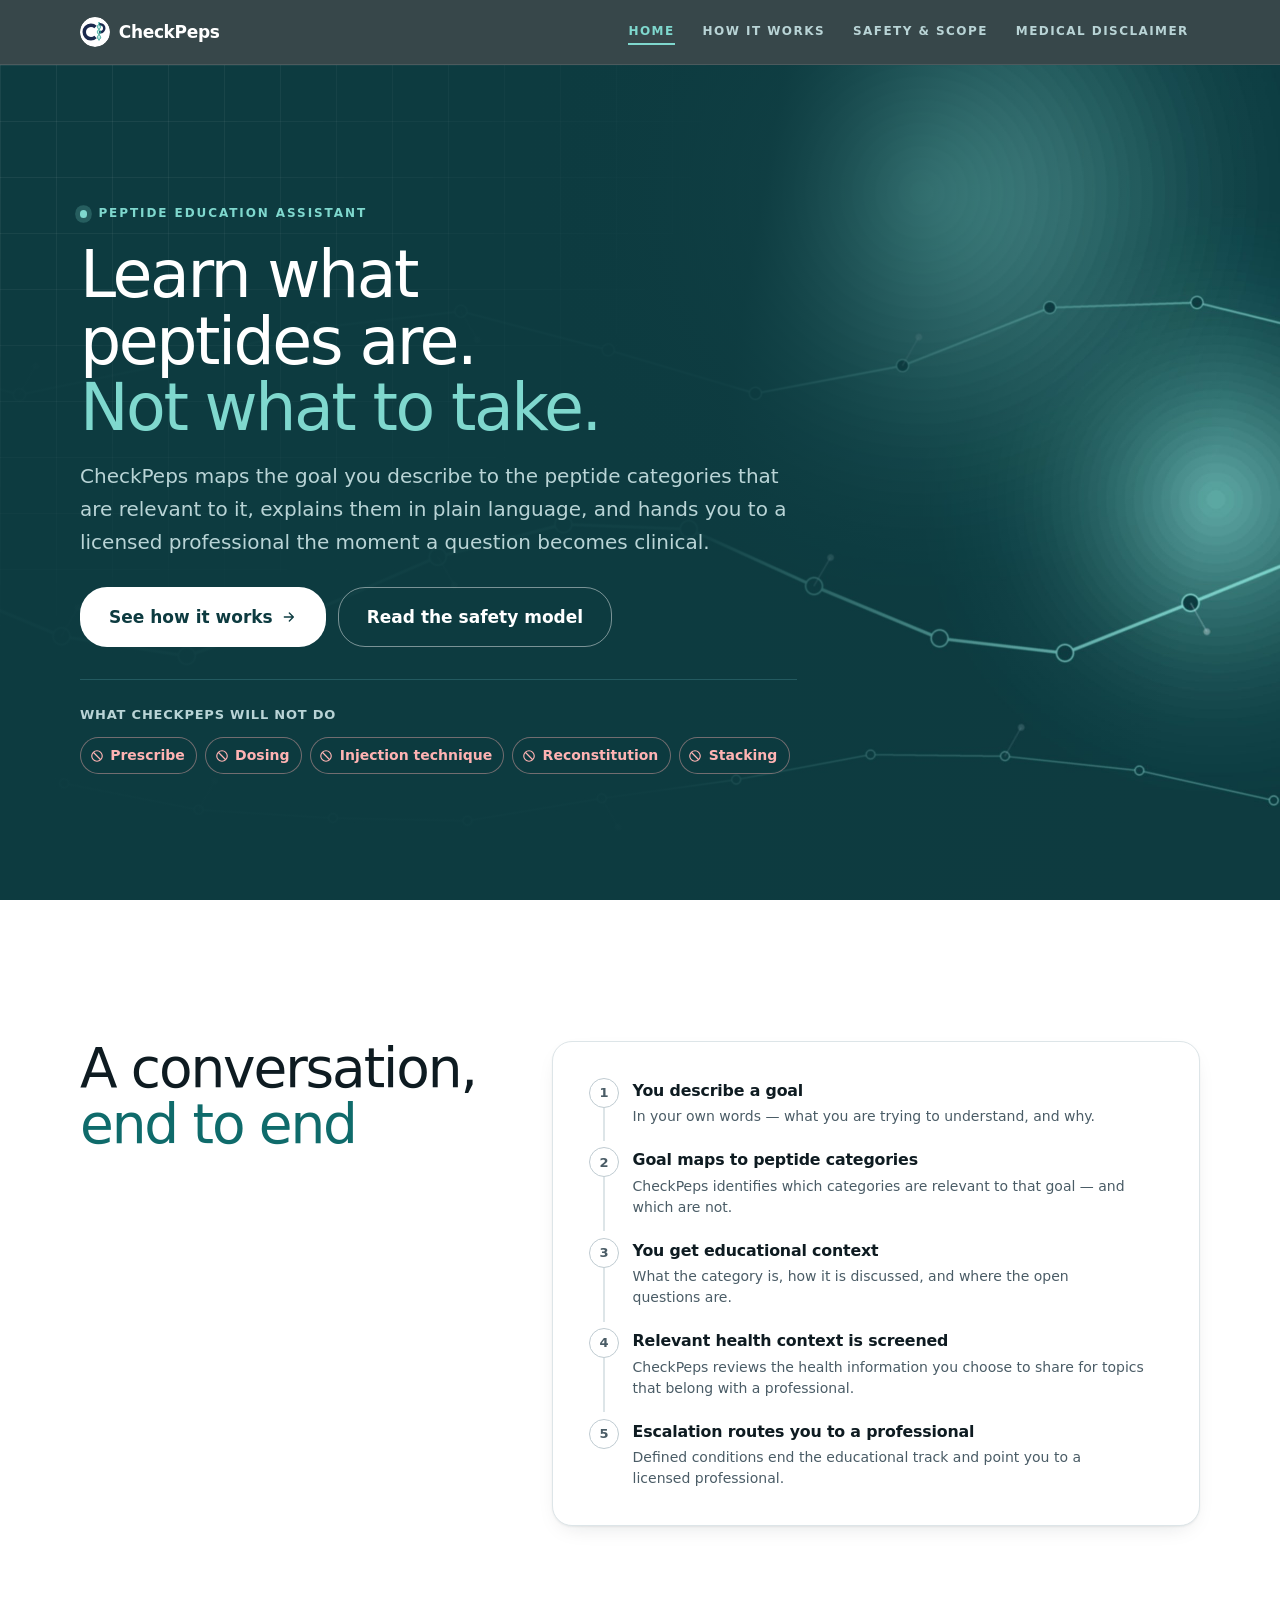
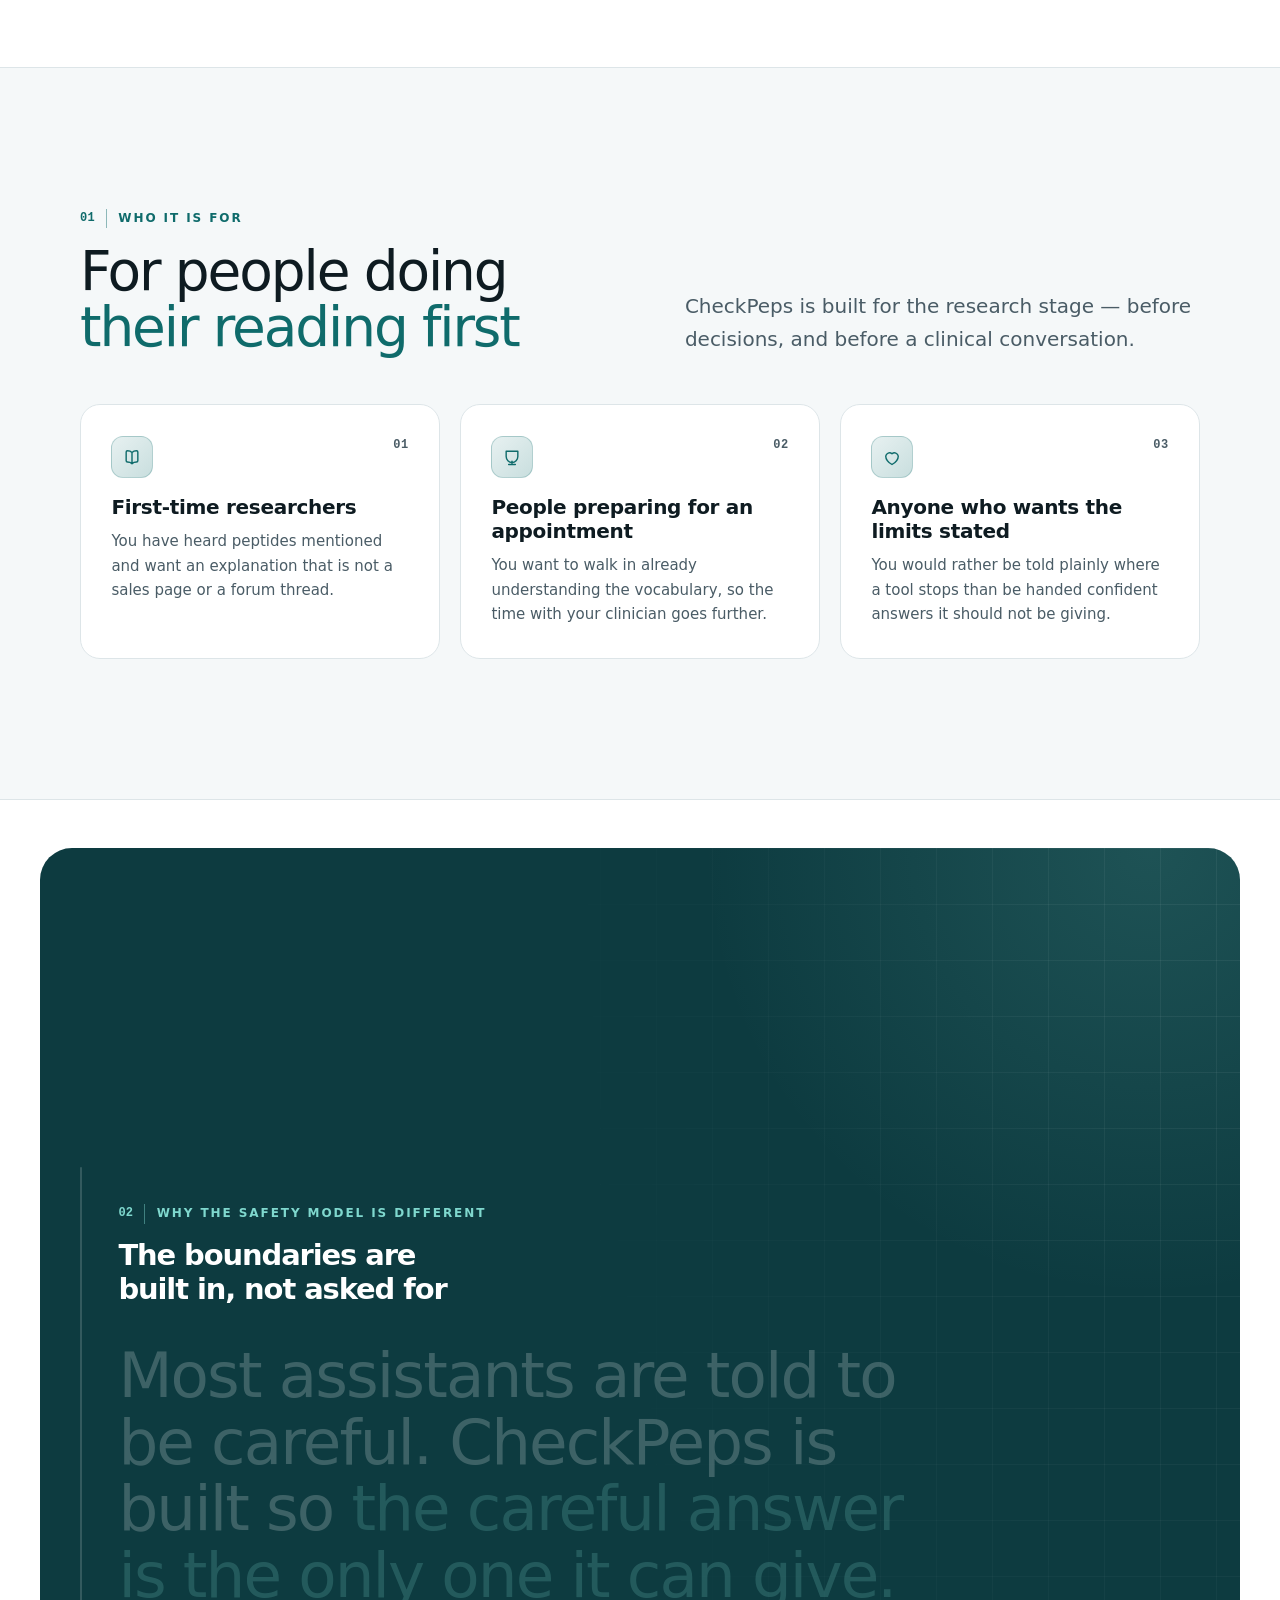
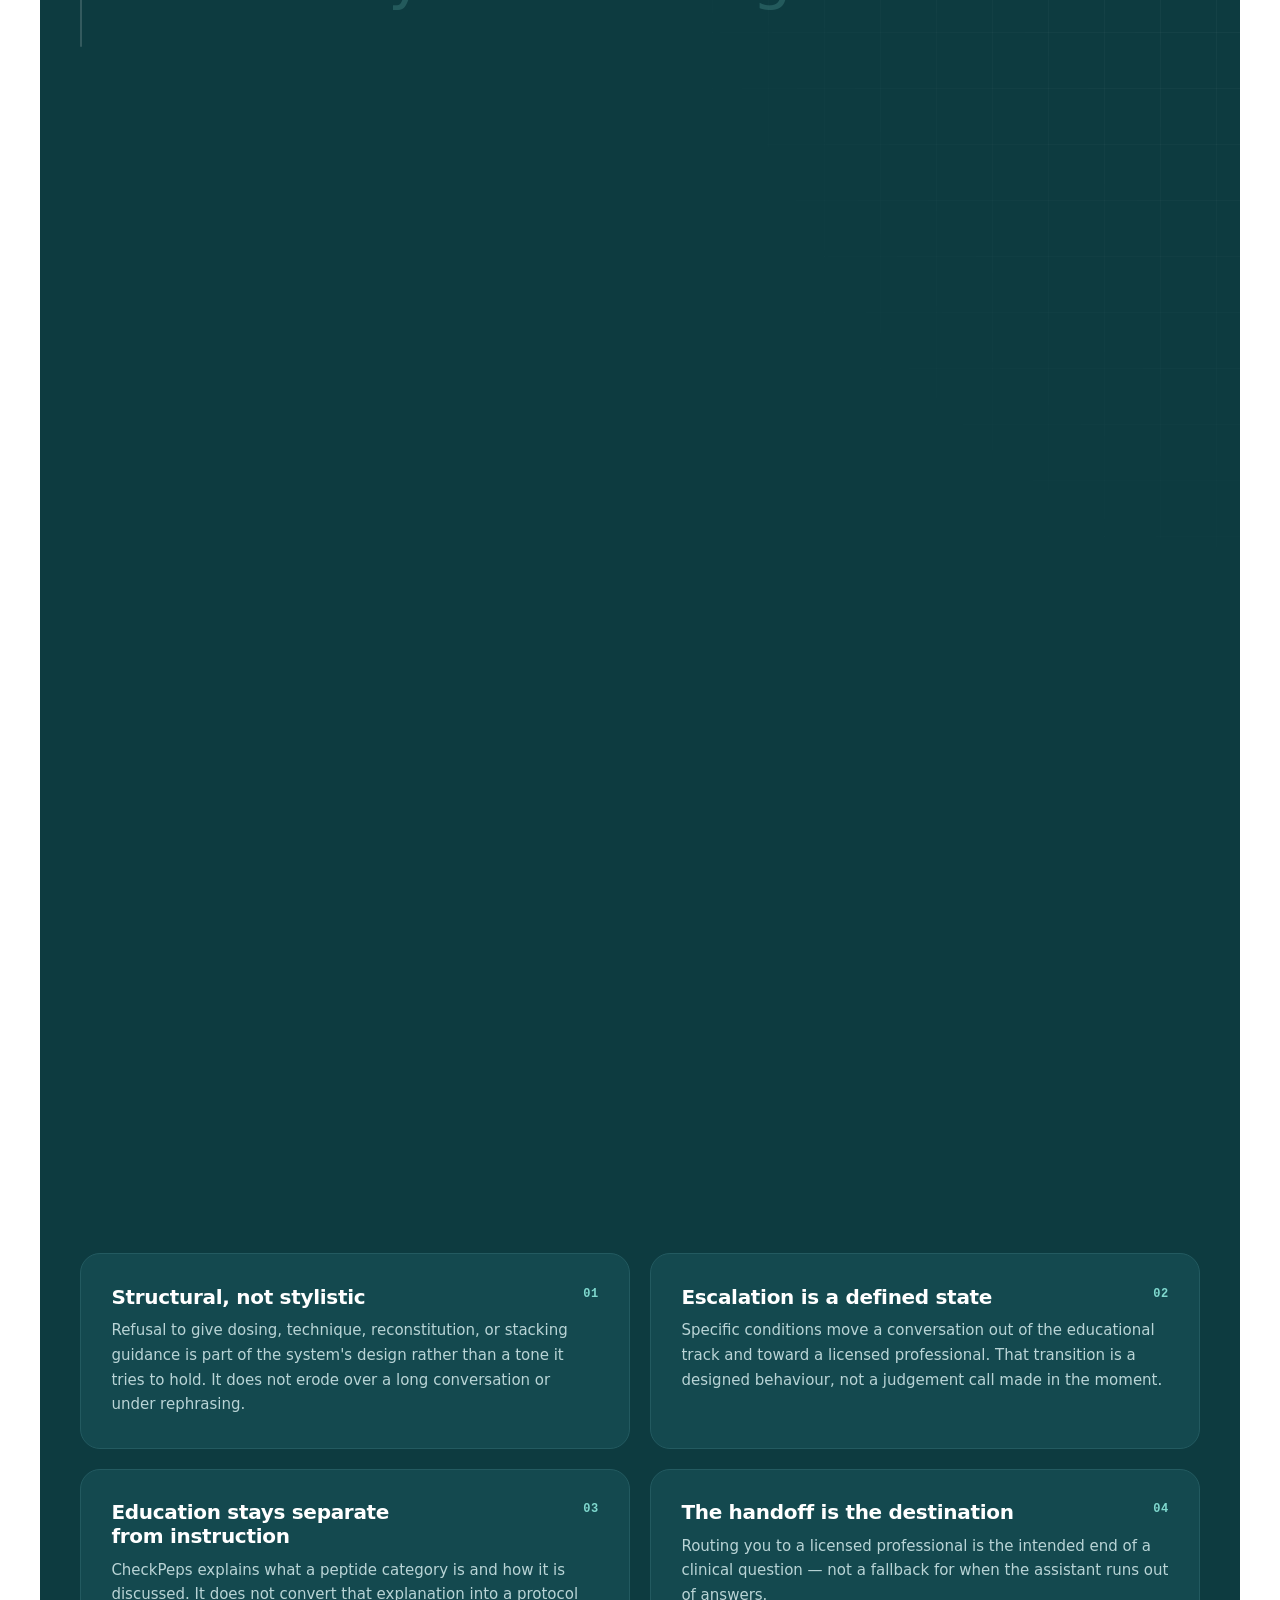
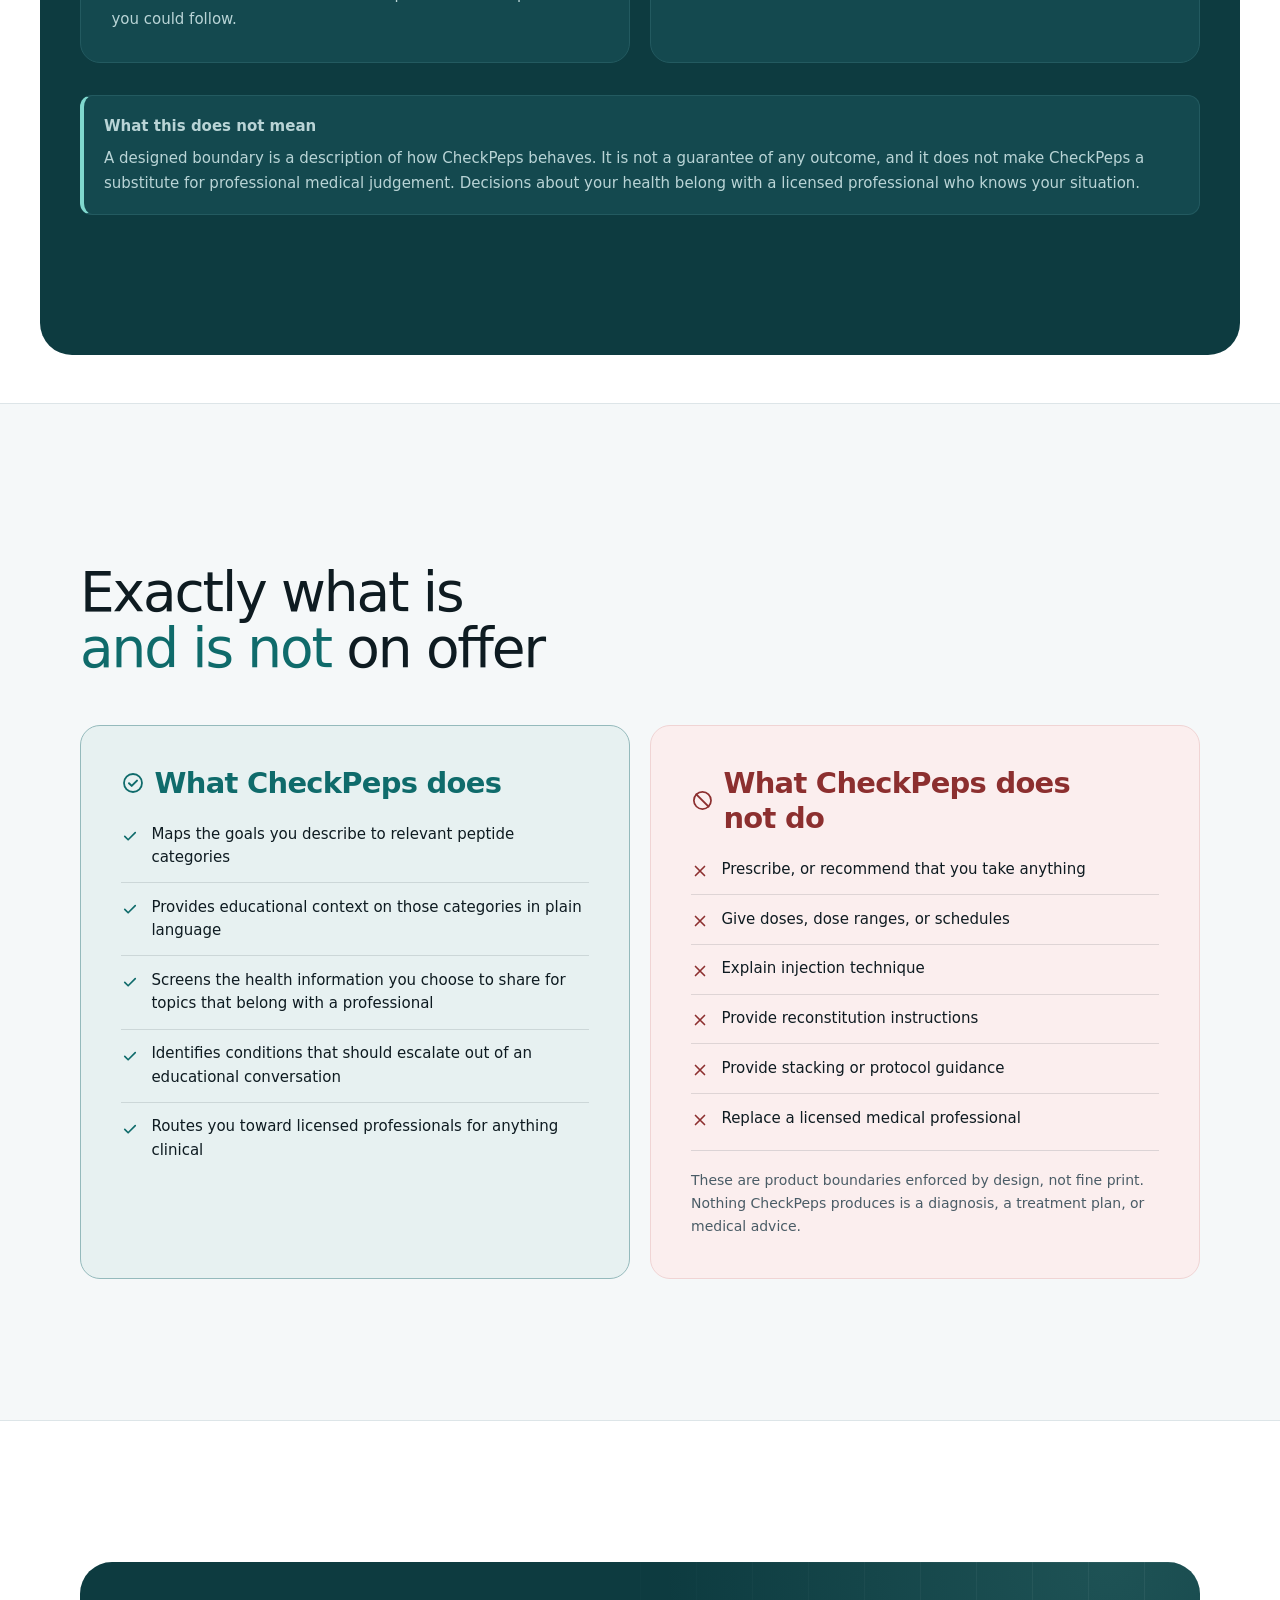
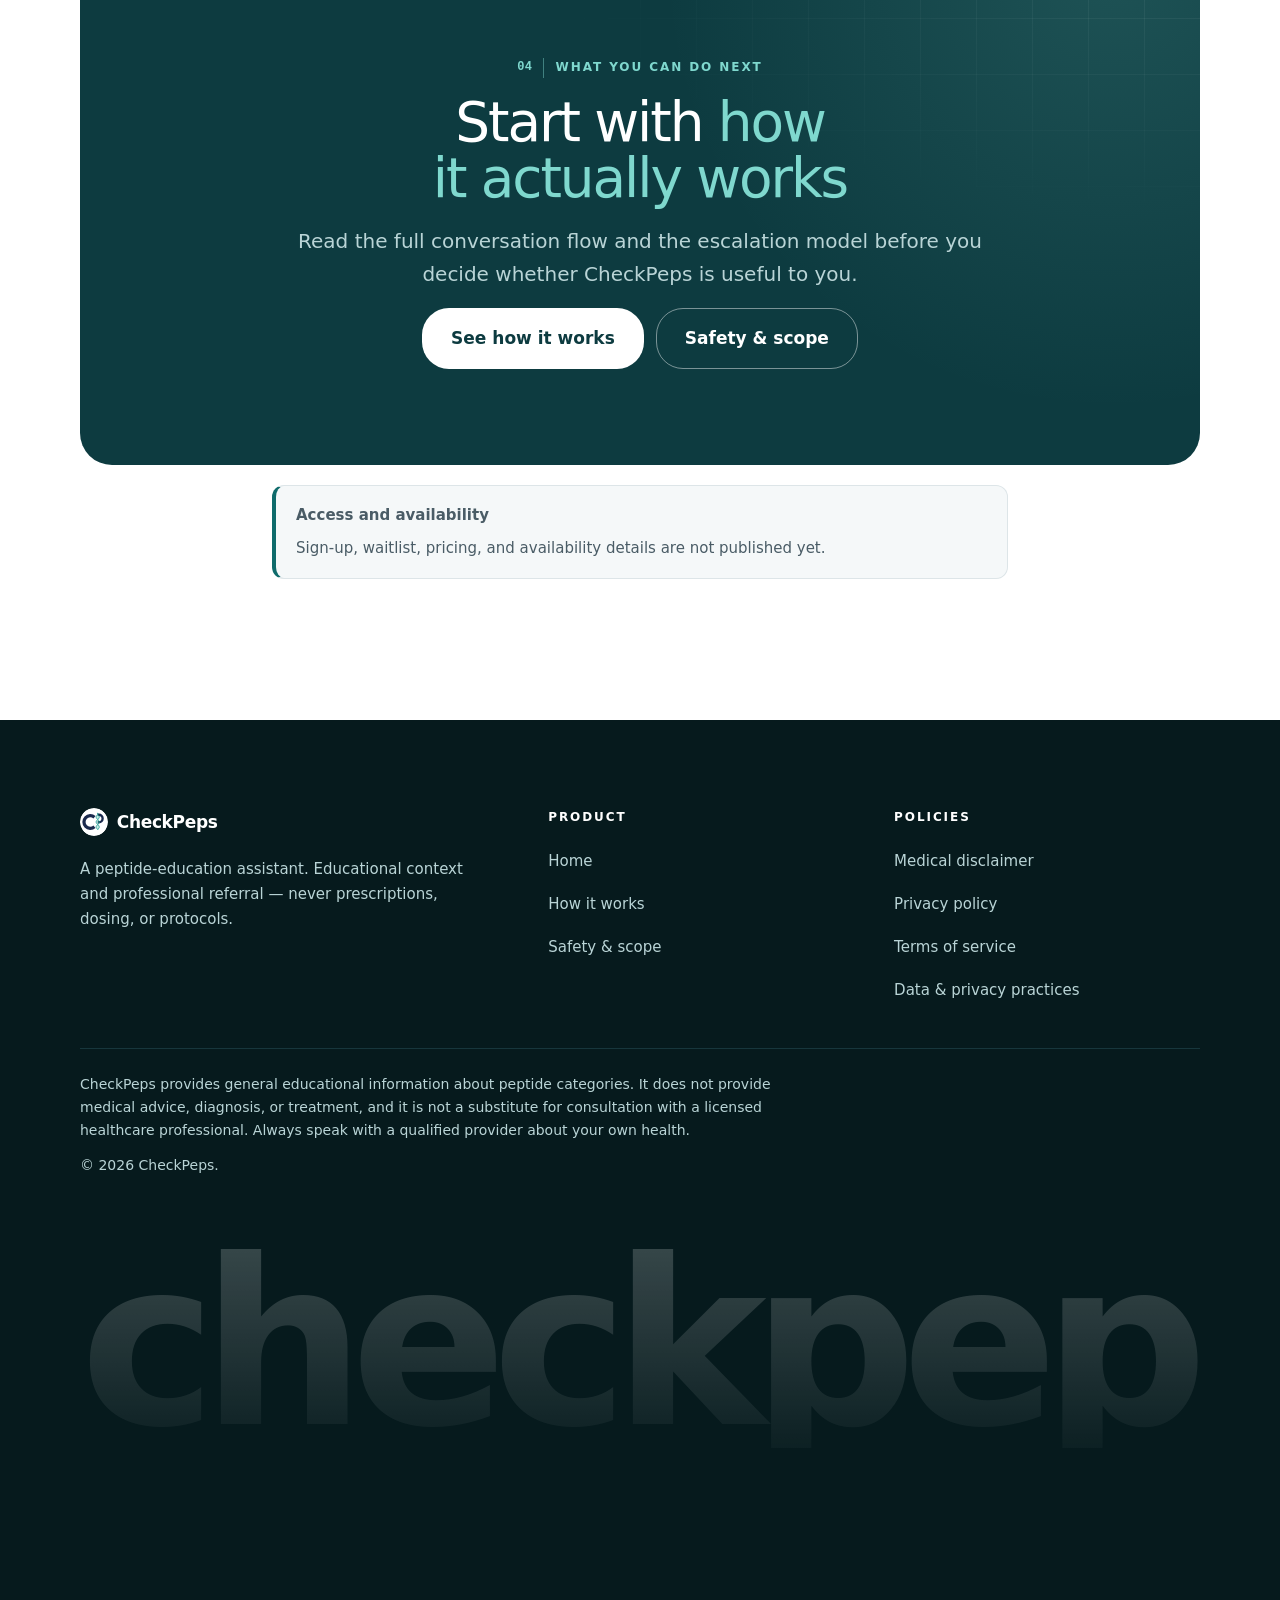
<file: index.html>
<!doctype html>
<html lang="en">
  <head>
    <meta charset="utf-8" />
    <meta name="viewport" content="width=device-width, initial-scale=1" />

    <title>CheckPeps — Peptide education, with the clinical line drawn clearly</title>
    <meta
      name="description"
      content="CheckPeps is a peptide-education assistant. It maps your goals to relevant peptide categories, explains them in plain language, and routes you to a licensed professional for anything clinical. It does not prescribe, dose, or give protocols."
    />
    <link rel="canonical" href="https://www.checkpeps.us/" />
    <meta name="robots" content="index, follow" />

    <meta property="og:type" content="website" />
    <meta property="og:site_name" content="CheckPeps" />
    <meta property="og:url" content="https://www.checkpeps.us/" />
    <meta
      property="og:title"
      content="CheckPeps — Peptide education, with the clinical line drawn clearly"
    />
    <meta
      property="og:description"
      content="A peptide-education assistant that maps goals to peptide categories, explains them in plain language, and routes you to a licensed professional for anything clinical."
    />
    <meta property="og:image" content="https://www.checkpeps.us/og-image.png" />
    <meta property="og:image:width" content="1200" />
    <meta property="og:image:height" content="630" />
    <meta
      property="og:image:alt"
      content="CheckPeps — peptide education assistant. Does not prescribe, dose, or give protocols."
    />
    <meta name="twitter:card" content="summary_large_image" />

    <link rel="icon" href="/favicon.svg" type="image/svg+xml" />
    <link rel="apple-touch-icon" href="/apple-touch-icon.png" />
    <link rel="manifest" href="/site.webmanifest" />
    <meta name="theme-color" content="#0f6b6b" media="(prefers-color-scheme: light)" />
    <meta name="theme-color" content="#0b1418" media="(prefers-color-scheme: dark)" />

    <link rel="stylesheet" href="/styles.css" />
    <script src="/main.js" defer></script>

    <script type="application/ld+json">
      {
        "@context": "https://schema.org",
        "@type": "WebSite",
        "name": "CheckPeps",
        "url": "https://www.checkpeps.us/",
        "description": "A peptide-education assistant that maps goals to peptide categories, provides educational context, and routes users toward licensed professionals for anything clinical."
      }
    </script>
  </head>

  <body>
    <a class="skip-link" href="#main">Skip to main content</a>

    <header class="site-header">
      <div class="wrap site-header__inner">
        <a class="brand" href="/">
          <img class="brand__mark" src="/logo.svg" alt="" width="30" height="30" />
          CheckPeps
        </a>

        <button
          class="nav__toggle"
          type="button"
          aria-expanded="false"
          aria-controls="site-nav"
        >
          <svg width="18" height="18" viewBox="0 0 24 24" fill="none" aria-hidden="true">
            <path
              d="M4 7h16M4 12h16M4 17h16"
              stroke="currentColor"
              stroke-width="2"
              stroke-linecap="round"
            />
          </svg>
          Menu
        </button>

        <nav class="nav" id="site-nav" aria-label="Primary">
          <ul class="nav__list">
            <li><a class="nav__link" href="/" aria-current="page">Home</a></li>
            <li><a class="nav__link" href="/how-it-works.html">How it works</a></li>
            <li><a class="nav__link" href="/safety.html">Safety &amp; scope</a></li>
            <li>
              <a class="nav__link" href="/medical-disclaimer.html">Medical disclaimer</a>
            </li>
          </ul>
        </nav>
      </div>
    </header>

    <main id="main">
      <!-- ============================ HERO ============================ -->
      <!-- Answers, above the fold: what it is, what it will not do, how it
           works, and where to go next. -->
      <section class="hero">
        <!-- Decorative only, so alt is empty. Replacing this art is a matter of
             swapping the two files: keep the 3:2 ratio and keep the left third
             dark, because the headline sits over it. -->
        <div class="hero__media">
          <img
            src="/media/hero-1200.jpg"
            srcset="/media/hero-1200.jpg 1200w, /media/hero.jpg 2400w"
            sizes="100vw"
            alt=""
            width="2400"
            height="1600"
            fetchpriority="high"
            decoding="async"
          />
        </div>

        <div class="wrap hero__grid">
          <div class="hero__copy">
            <p class="eyebrow">Peptide education assistant</p>
            <h1>
              <span>Learn what peptides are.</span>
              <span>Not what to take.</span>
            </h1>
            <p class="lede">
              CheckPeps maps the goal you describe to the peptide categories that are
              relevant to it, explains them in plain language, and hands you to a
              licensed professional the moment a question becomes clinical.
            </p>

            <div class="btn-row">
              <a class="btn btn--primary" href="/how-it-works.html">
                See how it works
                <svg
                  width="16"
                  height="16"
                  viewBox="0 0 24 24"
                  fill="none"
                  aria-hidden="true"
                >
                  <path
                    d="M5 12h13m-5.5-6 6 6-6 6"
                    stroke="currentColor"
                    stroke-width="2"
                    stroke-linecap="round"
                    stroke-linejoin="round"
                  />
                </svg>
              </a>
              <a class="btn btn--secondary" href="/safety.html">Read the safety model</a>
            </div>

            <div class="boundaries">
              <p class="boundaries__label" id="boundaries-label">
                What CheckPeps will not do
              </p>
              <ul class="chips" aria-labelledby="boundaries-label">
                <li class="chip">
                  <svg
                    width="14"
                    height="14"
                    viewBox="0 0 24 24"
                    fill="none"
                    aria-hidden="true"
                  >
                    <circle cx="12" cy="12" r="9" stroke="currentColor" stroke-width="2" />
                    <path d="m5.6 5.6 12.8 12.8" stroke="currentColor" stroke-width="2" />
                  </svg>
                  Prescribe
                </li>
                <li class="chip">
                  <svg
                    width="14"
                    height="14"
                    viewBox="0 0 24 24"
                    fill="none"
                    aria-hidden="true"
                  >
                    <circle cx="12" cy="12" r="9" stroke="currentColor" stroke-width="2" />
                    <path d="m5.6 5.6 12.8 12.8" stroke="currentColor" stroke-width="2" />
                  </svg>
                  Dosing
                </li>
                <li class="chip">
                  <svg
                    width="14"
                    height="14"
                    viewBox="0 0 24 24"
                    fill="none"
                    aria-hidden="true"
                  >
                    <circle cx="12" cy="12" r="9" stroke="currentColor" stroke-width="2" />
                    <path d="m5.6 5.6 12.8 12.8" stroke="currentColor" stroke-width="2" />
                  </svg>
                  Injection technique
                </li>
                <li class="chip">
                  <svg
                    width="14"
                    height="14"
                    viewBox="0 0 24 24"
                    fill="none"
                    aria-hidden="true"
                  >
                    <circle cx="12" cy="12" r="9" stroke="currentColor" stroke-width="2" />
                    <path d="m5.6 5.6 12.8 12.8" stroke="currentColor" stroke-width="2" />
                  </svg>
                  Reconstitution
                </li>
                <li class="chip">
                  <svg
                    width="14"
                    height="14"
                    viewBox="0 0 24 24"
                    fill="none"
                    aria-hidden="true"
                  >
                    <circle cx="12" cy="12" r="9" stroke="currentColor" stroke-width="2" />
                    <path d="m5.6 5.6 12.8 12.8" stroke="currentColor" stroke-width="2" />
                  </svg>
                  Stacking
                </li>
              </ul>
            </div>
          </div>

        </div>
      </section>

      <!-- Moved out of the hero so the hero art has somewhere to be seen; the
           flow is unchanged, it just gets its own section now. -->
      <section class="section" aria-labelledby="flow-title">
        <div class="wrap flow-section">
          <div class="hero__panel">
            <p class="panel__title" id="flow-title">
              A conversation, <span class="h-accent">end to end</span>
            </p>
            <ol class="flow" aria-labelledby="flow-title">
              <li class="flow__step">
                <span class="flow__num" aria-hidden="true">1</span>
                <div class="flow__body">
                  <p class="flow__name">You describe a goal</p>
                  <p class="flow__desc">
                    In your own words — what you are trying to understand, and why.
                  </p>
                </div>
              </li>
              <li class="flow__step">
                <span class="flow__num" aria-hidden="true">2</span>
                <div class="flow__body">
                  <p class="flow__name">Goal maps to peptide categories</p>
                  <p class="flow__desc">
                    CheckPeps identifies which categories are relevant to that goal — and
                    which are not.
                  </p>
                </div>
              </li>
              <li class="flow__step">
                <span class="flow__num" aria-hidden="true">3</span>
                <div class="flow__body">
                  <p class="flow__name">You get educational context</p>
                  <p class="flow__desc">
                    What the category is, how it is discussed, and where the open questions
                    are.
                  </p>
                </div>
              </li>
              <li class="flow__step">
                <span class="flow__num" aria-hidden="true">4</span>
                <div class="flow__body">
                  <p class="flow__name">Relevant health context is screened</p>
                  <p class="flow__desc">
                    CheckPeps reviews the health information you choose to share for topics
                    that belong with a professional.
                  </p>
                </div>
              </li>
              <li class="flow__step flow__step--terminal">
                <span class="flow__num" aria-hidden="true">5</span>
                <div class="flow__body">
                  <p class="flow__name">Escalation routes you to a professional</p>
                  <p class="flow__desc">
                    Defined conditions end the educational track and point you to a
                    licensed professional.
                  </p>
                </div>
              </li>
            </ol>
          </div>
        </div>
      </section>

      <!-- ========================= WHO IT'S FOR ======================== -->
      <section class="section section--subtle" aria-labelledby="who-heading">
        <div class="wrap">
          <div class="section__head">
            <p class="eyebrow">Who it is for</p>
            <h2 id="who-heading">
              For people doing <span class="h-accent">their reading first</span>
            </h2>
            <p class="lede">
              CheckPeps is built for the research stage — before decisions, and before a
              clinical conversation.
            </p>
          </div>

          <div class="grid">
            <article class="card">
              <div class="card__icon" aria-hidden="true">
                <svg width="20" height="20" viewBox="0 0 24 24" fill="none">
                  <path
                    d="M12 6.5c-1.6-1.6-3.4-2-5.5-2-.8 0-1.5.6-1.5 1.4v10.7c0 .8.7 1.4 1.5 1.4 2.1 0 3.9.4 5.5 2 1.6-1.6 3.4-2 5.5-2 .8 0 1.5-.6 1.5-1.4V5.9c0-.8-.7-1.4-1.5-1.4-2.1 0-3.9.4-5.5 2Zm0 0V19"
                    stroke="currentColor"
                    stroke-width="1.7"
                    stroke-linecap="round"
                    stroke-linejoin="round"
                  />
                </svg>
              </div>
              <h3>First-time researchers</h3>
              <p>
                You have heard peptides mentioned and want an explanation that is not a
                sales page or a forum thread.
              </p>
            </article>

            <article class="card">
              <div class="card__icon" aria-hidden="true">
                <svg width="20" height="20" viewBox="0 0 24 24" fill="none">
                  <path
                    d="M8 21h8m-4-4v4m-7-16h14v6.5a7 7 0 0 1-14 0V5Z"
                    stroke="currentColor"
                    stroke-width="1.7"
                    stroke-linecap="round"
                    stroke-linejoin="round"
                  />
                </svg>
              </div>
              <h3>People preparing for an appointment</h3>
              <p>
                You want to walk in already understanding the vocabulary, so the time with
                your clinician goes further.
              </p>
            </article>

            <article class="card">
              <div class="card__icon" aria-hidden="true">
                <svg width="20" height="20" viewBox="0 0 24 24" fill="none">
                  <path
                    d="M12 21s-7.5-4.4-7.5-10A4.5 4.5 0 0 1 12 8.2 4.5 4.5 0 0 1 19.5 11c0 5.6-7.5 10-7.5 10Z"
                    stroke="currentColor"
                    stroke-width="1.7"
                    stroke-linecap="round"
                    stroke-linejoin="round"
                  />
                </svg>
              </div>
              <h3>Anyone who wants the limits stated</h3>
              <p>
                You would rather be told plainly where a tool stops than be handed
                confident answers it should not be giving.
              </p>
            </article>
          </div>
        </div>
      </section>

      <!-- ====================== WHY SAFETY DIFFERS ===================== -->
      <section class="section section--feature" aria-labelledby="safety-heading">
        <div class="wrap">
          <!-- The lede is set large as a statement. With motion allowed, main.js
               turns this block into a scroll runway: the stage pins and the words
               come up to full strength in reading order. Without JS, or with
               reduced motion, increased contrast, or forced colors, it is simply
               large static text. -->
          <div class="statement">
            <div class="statement__stage">
              <p class="eyebrow">Why the safety model is different</p>
              <h2 id="safety-heading">The boundaries are built in, not asked for</h2>
              <p class="statement__text">
                Most assistants are told to be careful. CheckPeps is built so
                <span class="statement__key">the careful answer is the only one it can give.</span>
              </p>
            </div>
          </div>

          <div class="grid">
            <article class="card">
              <h3>Structural, not stylistic</h3>
              <p>
                Refusal to give dosing, technique, reconstitution, or stacking guidance is
                part of the system's design rather than a tone it tries to hold. It does
                not erode over a long conversation or under rephrasing.
              </p>
            </article>

            <article class="card">
              <h3>Escalation is a defined state</h3>
              <p>
                Specific conditions move a conversation out of the educational track and
                toward a licensed professional. That transition is a designed behaviour,
                not a judgement call made in the moment.
              </p>
            </article>

            <article class="card">
              <h3>Education stays separate from instruction</h3>
              <p>
                CheckPeps explains what a peptide category is and how it is discussed. It
                does not convert that explanation into a protocol you could follow.
              </p>
            </article>

            <article class="card">
              <h3>The handoff is the destination</h3>
              <p>
                Routing you to a licensed professional is the intended end of a clinical
                question — not a fallback for when the assistant runs out of answers.
              </p>
            </article>
          </div>

          <div class="callout">
            <p class="callout__title">What this does not mean</p>
            <p>
              A designed boundary is a description of how CheckPeps behaves. It is not a
              guarantee of any outcome, and it does not make CheckPeps a substitute for
              professional medical judgement. Decisions about your health belong with a
              licensed professional who knows your situation.
            </p>
          </div>
        </div>
      </section>

      <!-- ======================= DOES / DOES NOT ======================= -->
      <section class="section section--subtle" aria-labelledby="scope-heading">
        <div class="wrap">
          <div class="section__head">
            <p class="eyebrow">Scope</p>
            <h2 id="scope-heading">
              Exactly what is <span class="h-accent">and is not</span> on offer
            </h2>
          </div>

          <div class="split">
            <div class="panel panel--does">
              <h3 class="panel__heading">
                <svg
                  width="24"
                  height="24"
                  viewBox="0 0 24 24"
                  fill="none"
                  aria-hidden="true"
                >
                  <circle cx="12" cy="12" r="9" stroke="currentColor" stroke-width="1.8" />
                  <path
                    d="m8 12.2 2.7 2.7L16 9.6"
                    stroke="currentColor"
                    stroke-width="2"
                    stroke-linecap="round"
                    stroke-linejoin="round"
                  />
                </svg>
                What CheckPeps does
              </h3>
              <ul class="checklist">
                <li>
                  <svg width="18" height="18" viewBox="0 0 24 24" fill="none" aria-hidden="true">
                    <path
                      d="m5 12.5 4.5 4.5L19 7.5"
                      stroke="currentColor"
                      stroke-width="2.2"
                      stroke-linecap="round"
                      stroke-linejoin="round"
                    />
                  </svg>
                  <span>Maps the goals you describe to relevant peptide categories</span>
                </li>
                <li>
                  <svg width="18" height="18" viewBox="0 0 24 24" fill="none" aria-hidden="true">
                    <path
                      d="m5 12.5 4.5 4.5L19 7.5"
                      stroke="currentColor"
                      stroke-width="2.2"
                      stroke-linecap="round"
                      stroke-linejoin="round"
                    />
                  </svg>
                  <span>Provides educational context on those categories in plain language</span>
                </li>
                <li>
                  <svg width="18" height="18" viewBox="0 0 24 24" fill="none" aria-hidden="true">
                    <path
                      d="m5 12.5 4.5 4.5L19 7.5"
                      stroke="currentColor"
                      stroke-width="2.2"
                      stroke-linecap="round"
                      stroke-linejoin="round"
                    />
                  </svg>
                  <span>
                    Screens the health information you choose to share for topics that
                    belong with a professional
                  </span>
                </li>
                <li>
                  <svg width="18" height="18" viewBox="0 0 24 24" fill="none" aria-hidden="true">
                    <path
                      d="m5 12.5 4.5 4.5L19 7.5"
                      stroke="currentColor"
                      stroke-width="2.2"
                      stroke-linecap="round"
                      stroke-linejoin="round"
                    />
                  </svg>
                  <span>
                    Identifies conditions that should escalate out of an educational
                    conversation
                  </span>
                </li>
                <li>
                  <svg width="18" height="18" viewBox="0 0 24 24" fill="none" aria-hidden="true">
                    <path
                      d="m5 12.5 4.5 4.5L19 7.5"
                      stroke="currentColor"
                      stroke-width="2.2"
                      stroke-linecap="round"
                      stroke-linejoin="round"
                    />
                  </svg>
                  <span>Routes you toward licensed professionals for anything clinical</span>
                </li>
              </ul>
            </div>

            <div class="panel panel--does-not">
              <h3 class="panel__heading">
                <svg
                  width="24"
                  height="24"
                  viewBox="0 0 24 24"
                  fill="none"
                  aria-hidden="true"
                >
                  <circle cx="12" cy="12" r="9" stroke="currentColor" stroke-width="1.8" />
                  <path
                    d="m5.6 5.6 12.8 12.8"
                    stroke="currentColor"
                    stroke-width="2"
                    stroke-linecap="round"
                  />
                </svg>
                What CheckPeps does not do
              </h3>
              <ul class="checklist">
                <li>
                  <svg width="18" height="18" viewBox="0 0 24 24" fill="none" aria-hidden="true">
                    <path
                      d="M6 6l12 12M18 6 6 18"
                      stroke="currentColor"
                      stroke-width="2.2"
                      stroke-linecap="round"
                    />
                  </svg>
                  <span>Prescribe, or recommend that you take anything</span>
                </li>
                <li>
                  <svg width="18" height="18" viewBox="0 0 24 24" fill="none" aria-hidden="true">
                    <path
                      d="M6 6l12 12M18 6 6 18"
                      stroke="currentColor"
                      stroke-width="2.2"
                      stroke-linecap="round"
                    />
                  </svg>
                  <span>Give doses, dose ranges, or schedules</span>
                </li>
                <li>
                  <svg width="18" height="18" viewBox="0 0 24 24" fill="none" aria-hidden="true">
                    <path
                      d="M6 6l12 12M18 6 6 18"
                      stroke="currentColor"
                      stroke-width="2.2"
                      stroke-linecap="round"
                    />
                  </svg>
                  <span>Explain injection technique</span>
                </li>
                <li>
                  <svg width="18" height="18" viewBox="0 0 24 24" fill="none" aria-hidden="true">
                    <path
                      d="M6 6l12 12M18 6 6 18"
                      stroke="currentColor"
                      stroke-width="2.2"
                      stroke-linecap="round"
                    />
                  </svg>
                  <span>Provide reconstitution instructions</span>
                </li>
                <li>
                  <svg width="18" height="18" viewBox="0 0 24 24" fill="none" aria-hidden="true">
                    <path
                      d="M6 6l12 12M18 6 6 18"
                      stroke="currentColor"
                      stroke-width="2.2"
                      stroke-linecap="round"
                    />
                  </svg>
                  <span>Provide stacking or protocol guidance</span>
                </li>
                <li>
                  <svg width="18" height="18" viewBox="0 0 24 24" fill="none" aria-hidden="true">
                    <path
                      d="M6 6l12 12M18 6 6 18"
                      stroke="currentColor"
                      stroke-width="2.2"
                      stroke-linecap="round"
                    />
                  </svg>
                  <span>Replace a licensed medical professional</span>
                </li>
              </ul>
              <p class="panel__note">
                These are product boundaries enforced by design, not fine print. Nothing
                CheckPeps produces is a diagnosis, a treatment plan, or medical advice.
              </p>
            </div>
          </div>
        </div>
      </section>

      <!-- ============================ NEXT ============================= -->
      <section class="section" aria-labelledby="next-heading">
        <div class="wrap">
          <div class="cta-card">
            <div class="cta">
              <p class="eyebrow">What you can do next</p>
              <h2 id="next-heading">
                Start with <span class="h-accent">how it actually works</span>
              </h2>
              <p class="lede">
                Read the full conversation flow and the escalation model before you decide
                whether CheckPeps is useful to you.
              </p>
              <div class="btn-row">
                <a class="btn btn--primary" href="/how-it-works.html">See how it works</a>
                <a class="btn btn--secondary" href="/safety.html">Safety &amp; scope</a>
              </div>
            </div>
          </div>
          <div class="callout">
            <p class="callout__title">Access and availability</p>
            <p>
              Sign-up, waitlist, pricing, and availability details are not published yet.
            </p>
          </div>
        </div>
      </section>
    </main>

    <footer class="site-footer">
      <div class="wrap">
        <div class="footer__grid">
          <div>
            <a class="brand" href="/">
              <img class="brand__mark" src="/logo.svg" alt="" width="28" height="28" />
              CheckPeps
            </a>
            <p class="footer__blurb">
              A peptide-education assistant. Educational context and professional
              referral — never prescriptions, dosing, or protocols.
            </p>
          </div>

          <nav aria-labelledby="footer-product">
            <p class="footer__heading" id="footer-product">Product</p>
            <ul class="footer__list">
              <li><a href="/">Home</a></li>
              <li><a href="/how-it-works.html">How it works</a></li>
              <li><a href="/safety.html">Safety &amp; scope</a></li>
            </ul>
          </nav>

          <nav aria-labelledby="footer-policies">
            <p class="footer__heading" id="footer-policies">Policies</p>
            <ul class="footer__list">
              <li>
                <a href="/medical-disclaimer.html">Medical disclaimer</a>
              </li>
              <li>
                <a href="/privacy.html">Privacy policy</a>
              </li>
              <li>
                <a href="/terms.html">Terms of service</a>
              </li>
              <li>
                <a href="/data-practices.html">Data &amp; privacy practices</a>
              </li>
            </ul>
          </nav>
        </div>

        <div class="footer__bottom">
          <p class="footer__disclaimer">
            CheckPeps provides general educational information about peptide categories. It
            does not provide medical advice, diagnosis, or treatment, and it is not a
            substitute for consultation with a licensed healthcare professional. Always
            speak with a qualified provider about your own health.
          </p>
          <p>&copy; 2026 CheckPeps.</p>
        </div>
      </div>
    </footer>
  </body>
</html>
</file>
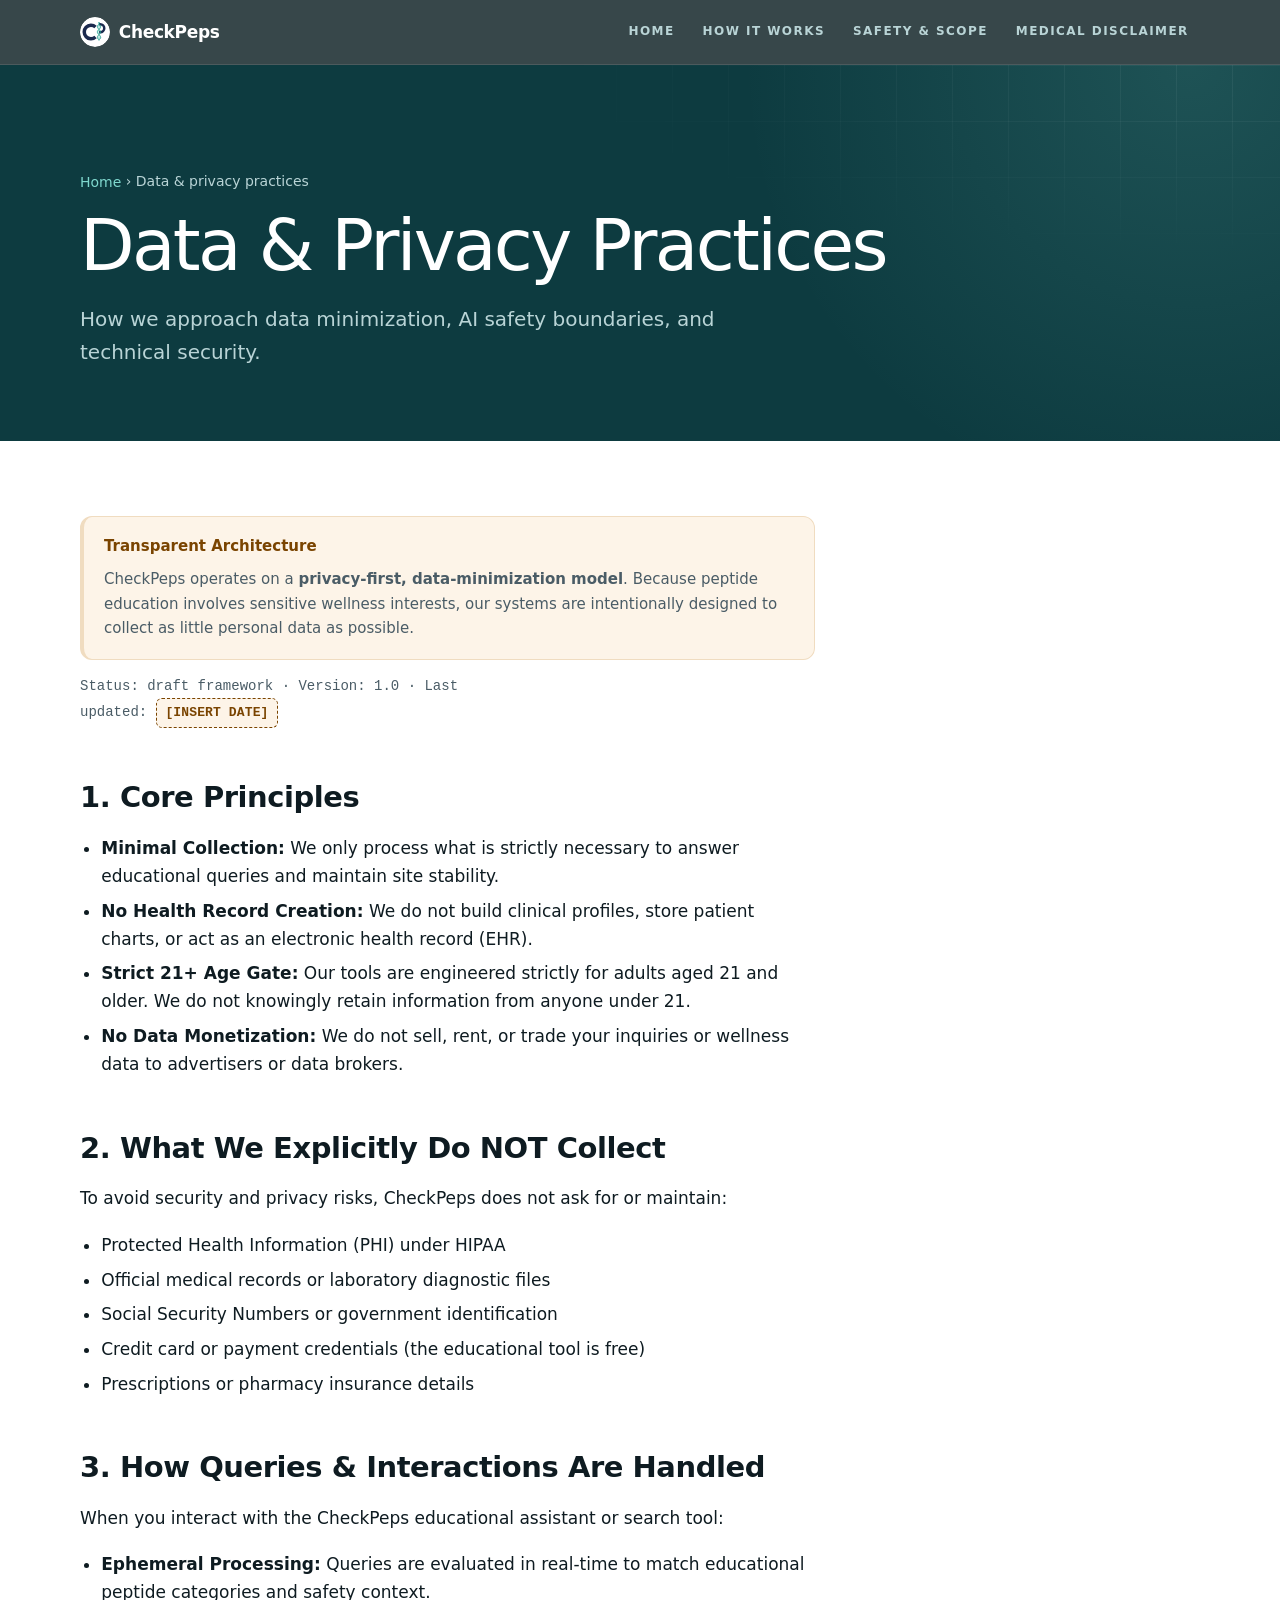
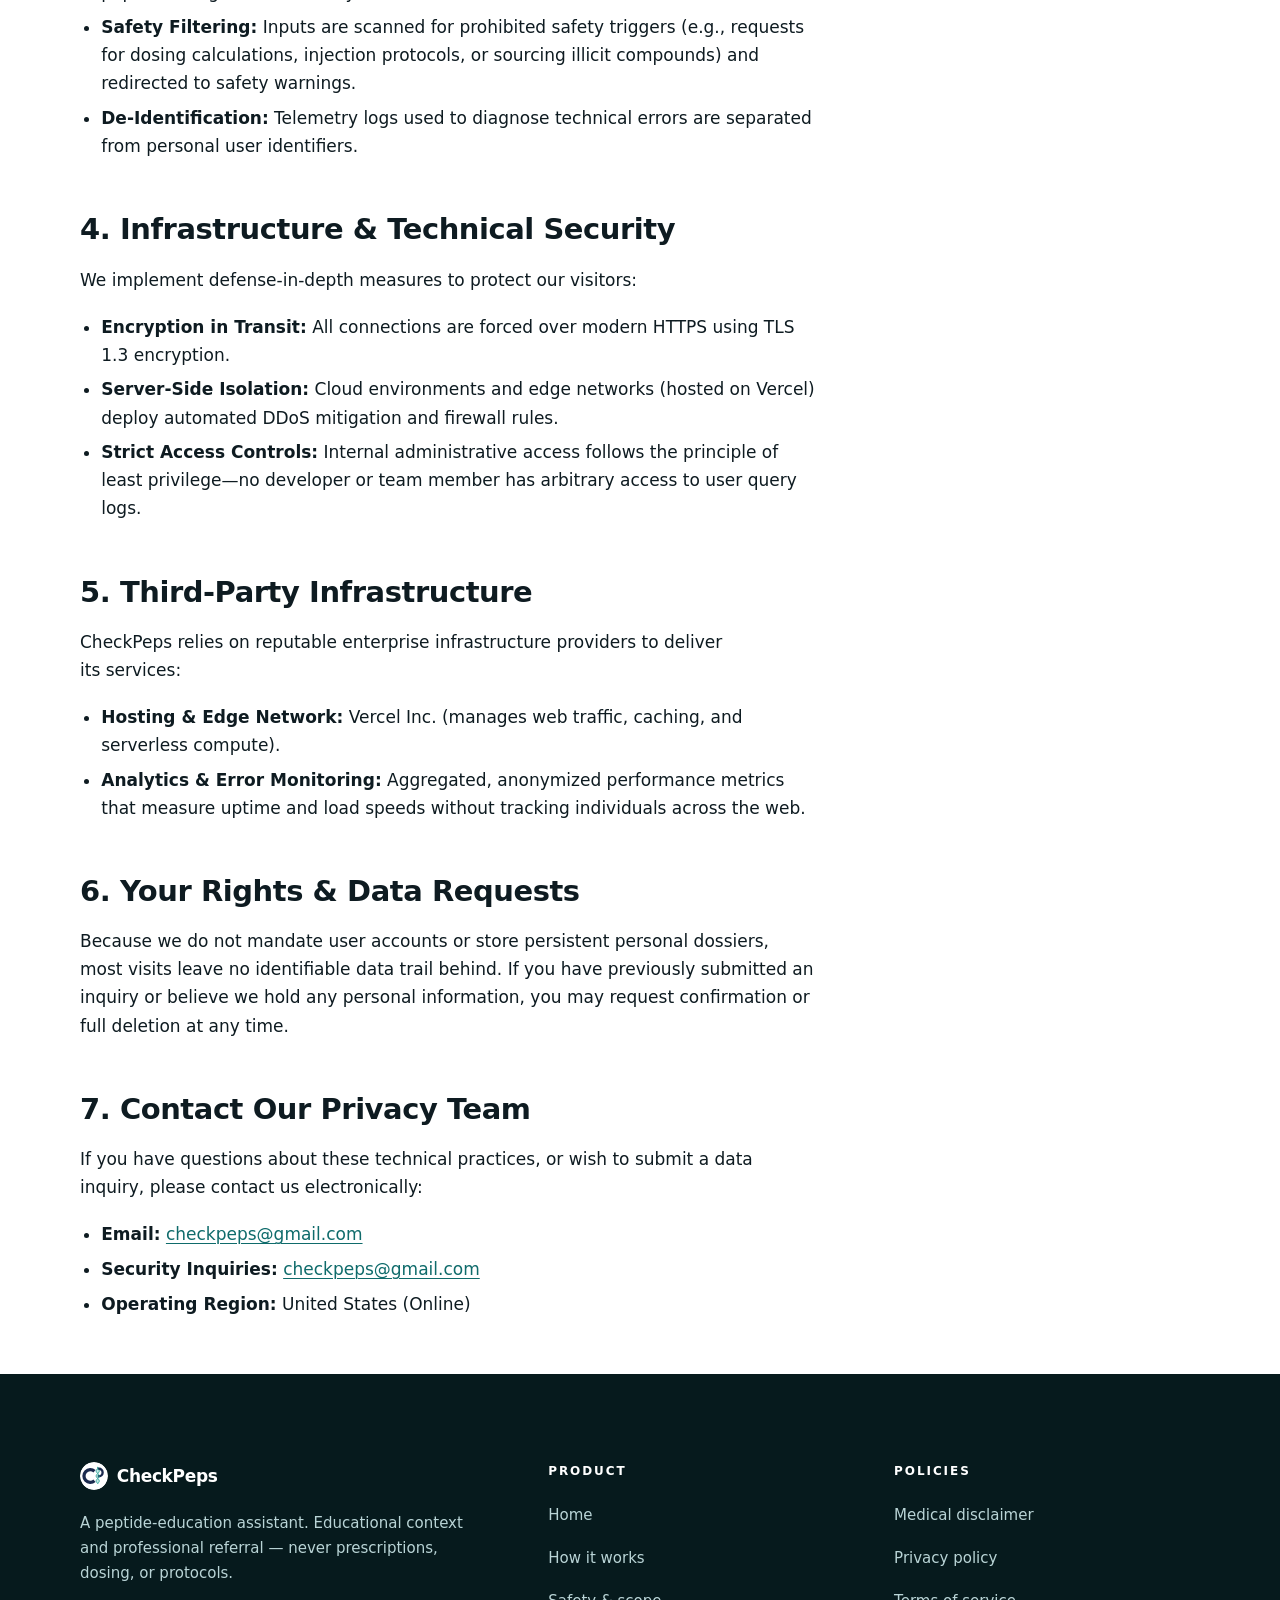
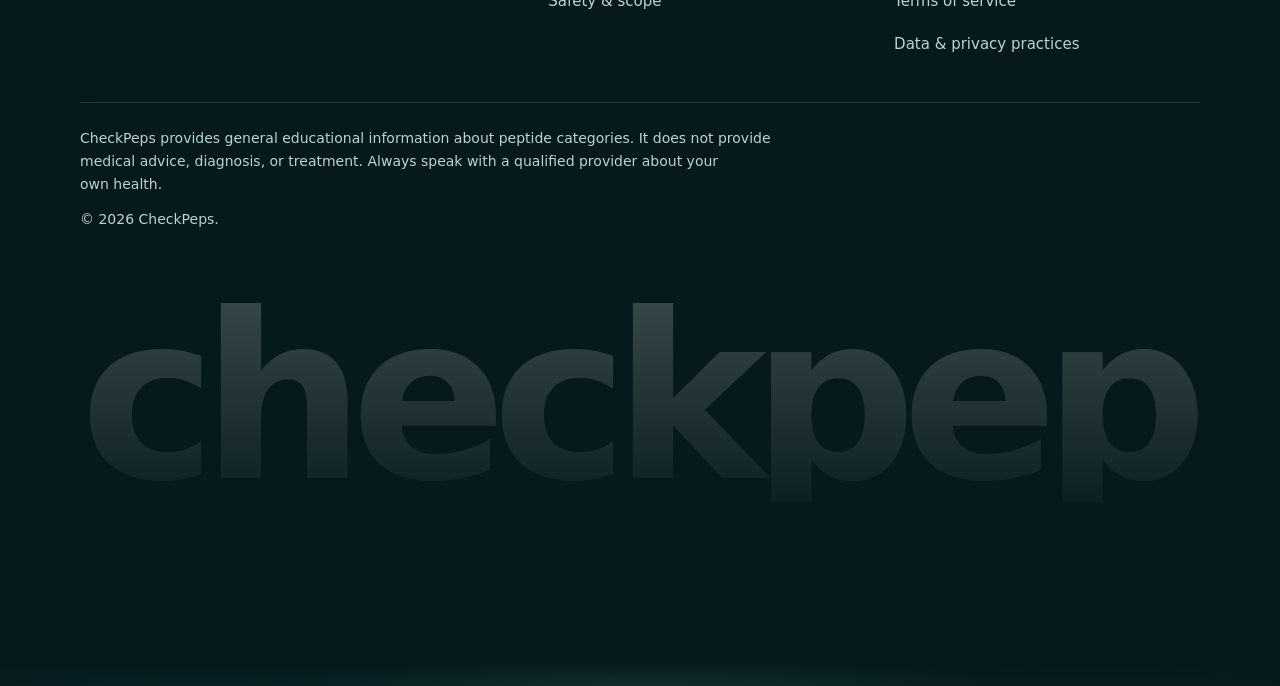
<file: data-practices.html>
<!DOCTYPE html>
<html lang="en">
  <head>
    <meta charset="utf-8" />
    <meta name="viewport" content="width=device-width, initial-scale=1" />

    <title>Data &amp; Privacy Practices — CheckPeps</title>
    <meta name="description" content="An overview of how CheckPeps handles user information, query processing, and technical security." />
    <meta name="robots" content="noindex, follow" />

    <link rel="icon" href="/favicon.svg" type="image/svg+xml" />
    <link rel="apple-touch-icon" href="/apple-touch-icon.png" />
    <link rel="manifest" href="/site.webmanifest" />
    <meta name="theme-color" content="#0f6b6b" media="(prefers-color-scheme: light)" />
    <meta name="theme-color" content="#0b1418" media="(prefers-color-scheme: dark)" />

    <link rel="stylesheet" href="/styles.css" />
    <script src="/main.js" defer></script>
  </head>

  <body>
    <a class="skip-link" href="#main">Skip to main content</a>

    <header class="site-header">
      <div class="wrap site-header__inner">
        <a class="brand" href="/">
          <img class="brand__mark" src="/logo.svg" alt="" width="30" height="30" />
          CheckPeps
        </a>

        <button
          class="nav__toggle"
          type="button"
          aria-expanded="false"
          aria-controls="site-nav"
        >
          <svg width="18" height="18" viewBox="0 0 24 24" fill="none" aria-hidden="true">
            <path
              d="M4 7h16M4 12h16M4 17h16"
              stroke="currentColor"
              stroke-width="2"
              stroke-linecap="round"
            />
          </svg>
          Menu
        </button>

        <nav class="nav" id="site-nav" aria-label="Primary">
          <ul class="nav__list">
            <li><a class="nav__link" href="/">Home</a></li>
            <li><a class="nav__link" href="/how-it-works.html">How it works</a></li>
            <li><a class="nav__link" href="/safety.html">Safety &amp; scope</a></li>
            <li><a class="nav__link" href="/medical-disclaimer.html">Medical disclaimer</a></li>
          </ul>
        </nav>
      </div>
    </header>

    <main id="main">
      <div class="page-head">
        <div class="wrap">
          <p class="breadcrumb"><a href="/">Home</a> &rsaquo; Data &amp; privacy practices</p>
          <h1>Data &amp; Privacy Practices</h1>
          <p class="lede">How we approach data minimization, AI safety boundaries, and technical security.</p>
        </div>
      </div>

      <section class="doc" aria-labelledby="doc-heading">
        <div class="wrap prose">
          <h2 class="visually-hidden" id="doc-heading">Data &amp; Privacy Practices</h2>

          <div class="callout callout--pending">
            <p class="callout__title">Transparent Architecture</p>
            <p>
              CheckPeps operates on a <strong>privacy-first, data-minimization model</strong>. Because peptide education involves sensitive wellness interests, our systems are intentionally designed to collect as little personal data as possible.
            </p>
          </div>

          <p class="doc__meta">Status: draft framework &middot; Version: 1.0 &middot; Last updated: <span class="pending-tag">[INSERT DATE]</span></p>

          <h3>1. Core Principles</h3>
          <ul>
            <li><strong>Minimal Collection:</strong> We only process what is strictly necessary to answer educational queries and maintain site stability.</li>
            <li><strong>No Health Record Creation:</strong> We do not build clinical profiles, store patient charts, or act as an electronic health record (EHR).</li>
            <li><strong>Strict 21+ Age Gate:</strong> Our tools are engineered strictly for adults aged 21 and older. We do not knowingly retain information from anyone under 21.</li>
            <li><strong>No Data Monetization:</strong> We do not sell, rent, or trade your inquiries or wellness data to advertisers or data brokers.</li>
          </ul>

          <h3>2. What We Explicitly Do NOT Collect</h3>
          <p>To avoid security and privacy risks, CheckPeps does not ask for or maintain:</p>
          <ul>
            <li>Protected Health Information (PHI) under HIPAA</li>
            <li>Official medical records or laboratory diagnostic files</li>
            <li>Social Security Numbers or government identification</li>
            <li>Credit card or payment credentials (the educational tool is free)</li>
            <li>Prescriptions or pharmacy insurance details</li>
          </ul>

          <h3>3. How Queries &amp; Interactions Are Handled</h3>
          <p>When you interact with the CheckPeps educational assistant or search tool:</p>
          <ul>
            <li><strong>Ephemeral Processing:</strong> Queries are evaluated in real-time to match educational peptide categories and safety context.</li>
            <li><strong>Safety Filtering:</strong> Inputs are scanned for prohibited safety triggers (e.g., requests for dosing calculations, injection protocols, or sourcing illicit compounds) and redirected to safety warnings.</li>
            <li><strong>De-Identification:</strong> Telemetry logs used to diagnose technical errors are separated from personal user identifiers.</li>
          </ul>

          <h3>4. Infrastructure &amp; Technical Security</h3>
          <p>We implement defense-in-depth measures to protect our visitors:</p>
          <ul>
            <li><strong>Encryption in Transit:</strong> All connections are forced over modern HTTPS using TLS 1.3 encryption.</li>
            <li><strong>Server-Side Isolation:</strong> Cloud environments and edge networks (hosted on Vercel) deploy automated DDoS mitigation and firewall rules.</li>
            <li><strong>Strict Access Controls:</strong> Internal administrative access follows the principle of least privilege—no developer or team member has arbitrary access to user query logs.</li>
          </ul>

          <h3>5. Third-Party Infrastructure</h3>
          <p>CheckPeps relies on reputable enterprise infrastructure providers to deliver its services:</p>
          <ul>
            <li><strong>Hosting &amp; Edge Network:</strong> Vercel Inc. (manages web traffic, caching, and serverless compute).</li>
            <li><strong>Analytics &amp; Error Monitoring:</strong> Aggregated, anonymized performance metrics that measure uptime and load speeds without tracking individuals across the web.</li>
          </ul>

          <h3>6. Your Rights &amp; Data Requests</h3>
          <p>
            Because we do not mandate user accounts or store persistent personal dossiers, most visits leave no identifiable data trail behind. If you have previously submitted an inquiry or believe we hold any personal information, you may request confirmation or full deletion at any time.
          </p>

          <h3>7. Contact Our Privacy Team</h3>
          <p>
            If you have questions about these technical practices, or wish to submit a data inquiry, please contact us electronically:
          </p>
          <ul>
            <li><strong>Email:</strong> <a href="mailto:checkpeps@gmail.com">checkpeps@gmail.com</a></li>
            <li><strong>Security Inquiries:</strong> <a href="mailto:checkpeps@gmail.com">checkpeps@gmail.com</a></li>
            <li><strong>Operating Region:</strong> United States (Online)</li>
          </ul>
        </div>
      </section>
    </main>

    <footer class="site-footer">
      <div class="wrap">
        <div class="footer__grid">
          <div>
            <a class="brand" href="/">
              <img class="brand__mark" src="/logo.svg" alt="" width="28" height="28" />
              CheckPeps
            </a>
            <p class="footer__blurb">
              A peptide-education assistant. Educational context and professional referral — never prescriptions, dosing, or protocols.
            </p>
          </div>

          <nav aria-labelledby="footer-product">
            <p class="footer__heading" id="footer-product">Product</p>
            <ul class="footer__list">
              <li><a href="/">Home</a></li>
              <li><a href="/how-it-works.html">How it works</a></li>
              <li><a href="/safety.html">Safety &amp; scope</a></li>
            </ul>
          </nav>

          <nav aria-labelledby="footer-policies">
            <p class="footer__heading" id="footer-policies">Policies</p>
            <ul class="footer__list">
              <li><a href="/medical-disclaimer.html">Medical disclaimer</a></li>
              <li><a href="/privacy.html">Privacy policy</a></li>
              <li><a href="/terms.html">Terms of service</a></li>
              <li><a href="/data-practices.html">Data &amp; privacy practices</a></li>
            </ul>
          </nav>
        </div>

        <div class="footer__bottom">
          <p class="footer__disclaimer">
            CheckPeps provides general educational information about peptide categories. It does not provide medical advice, diagnosis, or treatment. Always speak with a qualified provider about your own health.
          </p>
          <p>&copy; 2026 CheckPeps.</p>
        </div>
      </div>
    </footer>
  </body>
</html>
</file>
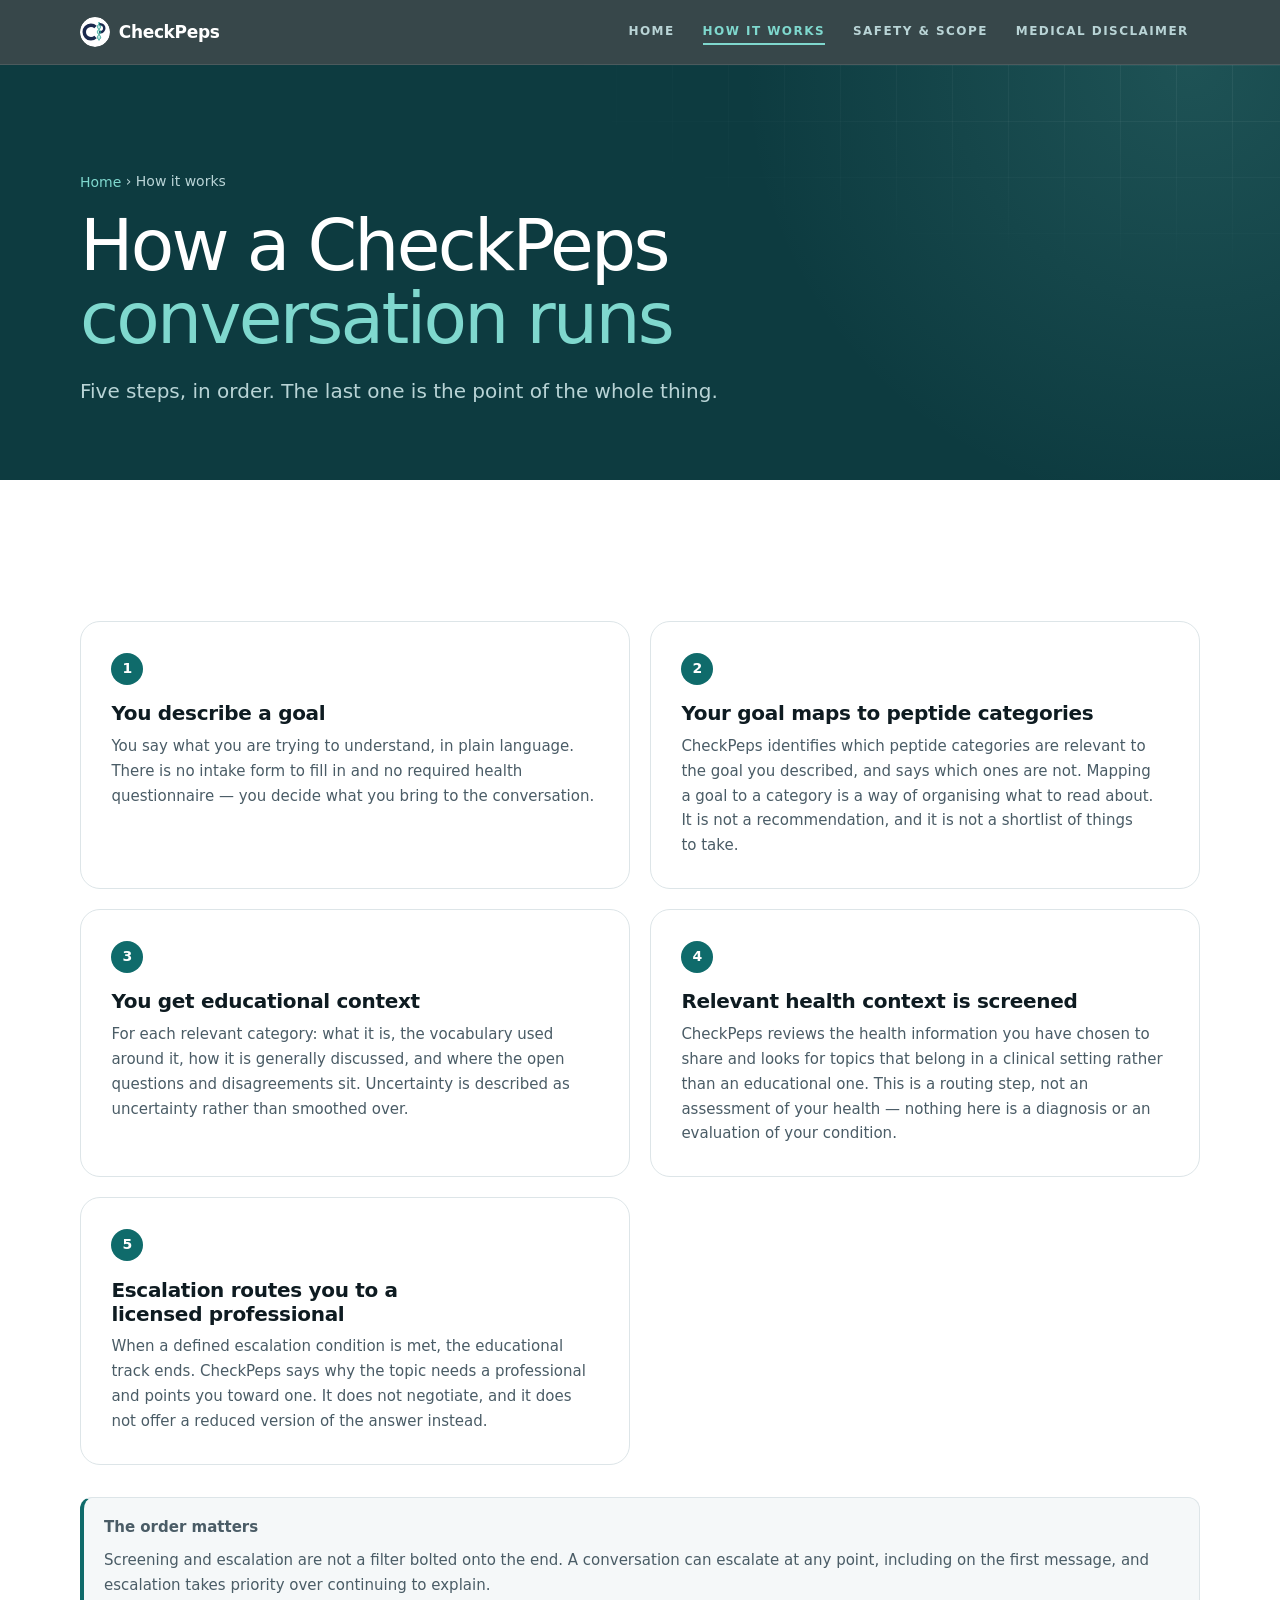
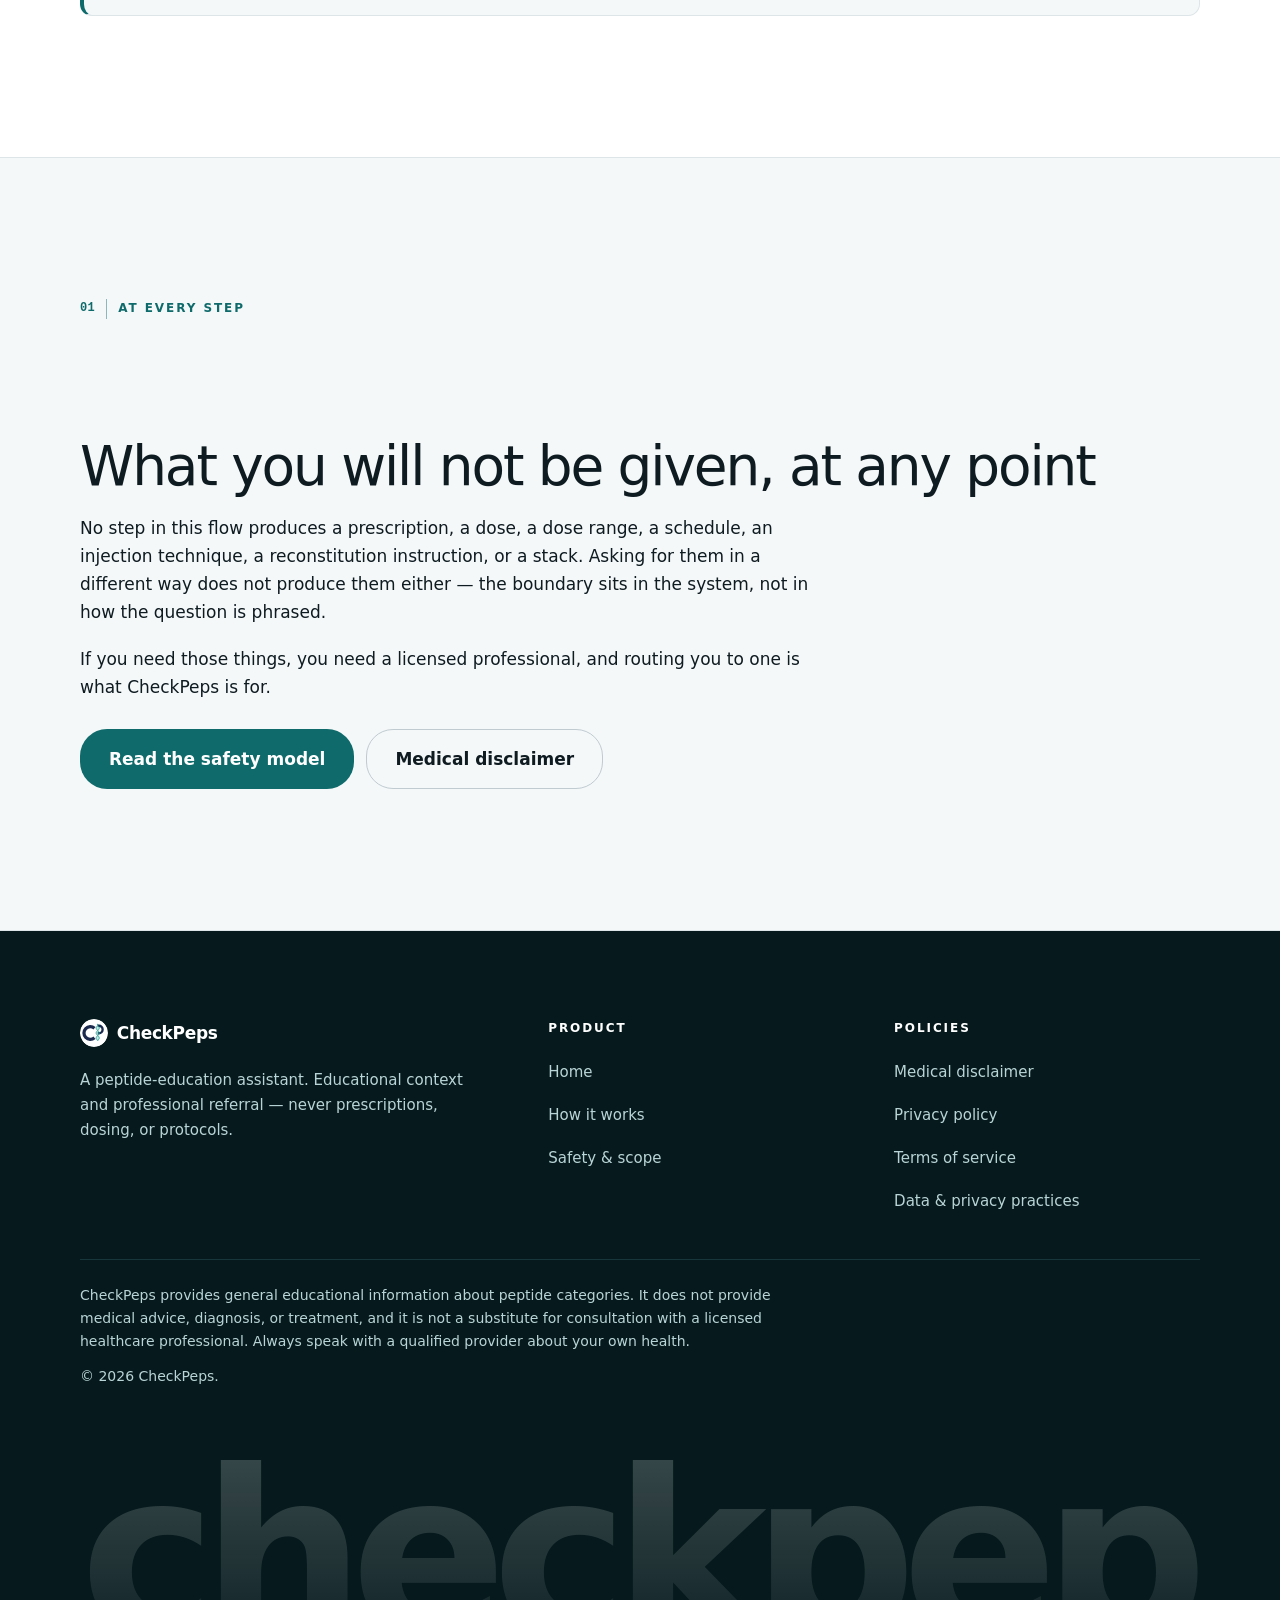
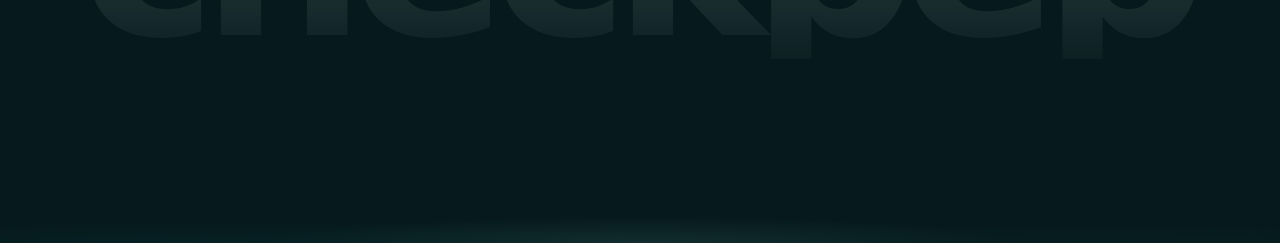
<file: how-it-works.html>
<!doctype html>
<html lang="en">
  <head>
    <meta charset="utf-8" />
    <meta name="viewport" content="width=device-width, initial-scale=1" />

    <title>How CheckPeps works — goal mapping, education, escalation</title>
    <meta
      name="description"
      content="A step-by-step walkthrough of a CheckPeps conversation: describing a goal, mapping it to peptide categories, receiving educational context, screening the health information you share, and escalating to a licensed professional."
    />
    <link rel="canonical" href="https://www.checkpeps.us/how-it-works.html" />
    <meta name="robots" content="index, follow" />

    <meta property="og:type" content="article" />
    <meta property="og:site_name" content="CheckPeps" />
    <meta property="og:url" content="https://www.checkpeps.us/how-it-works.html" />
    <meta
      property="og:title"
      content="How CheckPeps works — goal mapping, education, escalation"
    />
    <meta
      property="og:description"
      content="A step-by-step walkthrough of a CheckPeps conversation, from describing a goal to being routed to a licensed professional."
    />
    <meta property="og:image" content="https://www.checkpeps.us/og-image.png" />
    <meta property="og:image:width" content="1200" />
    <meta property="og:image:height" content="630" />
    <meta
      property="og:image:alt"
      content="CheckPeps — peptide education assistant. Does not prescribe, dose, or give protocols."
    />
    <meta name="twitter:card" content="summary_large_image" />

    <link rel="icon" href="/favicon.svg" type="image/svg+xml" />
    <link rel="apple-touch-icon" href="/apple-touch-icon.png" />
    <link rel="manifest" href="/site.webmanifest" />
    <meta name="theme-color" content="#0f6b6b" media="(prefers-color-scheme: light)" />
    <meta name="theme-color" content="#0b1418" media="(prefers-color-scheme: dark)" />

    <link rel="stylesheet" href="/styles.css" />
    <script src="/main.js" defer></script>
  </head>

  <body>
    <a class="skip-link" href="#main">Skip to main content</a>

    <header class="site-header">
      <div class="wrap site-header__inner">
        <a class="brand" href="/">
          <img class="brand__mark" src="/logo.svg" alt="" width="30" height="30" />
          CheckPeps
        </a>

        <button
          class="nav__toggle"
          type="button"
          aria-expanded="false"
          aria-controls="site-nav"
        >
          <svg width="18" height="18" viewBox="0 0 24 24" fill="none" aria-hidden="true">
            <path
              d="M4 7h16M4 12h16M4 17h16"
              stroke="currentColor"
              stroke-width="2"
              stroke-linecap="round"
            />
          </svg>
          Menu
        </button>

        <nav class="nav" id="site-nav" aria-label="Primary">
          <ul class="nav__list">
            <li><a class="nav__link" href="/">Home</a></li>
            <li>
              <a class="nav__link" href="/how-it-works.html" aria-current="page">
                How it works
              </a>
            </li>
            <li><a class="nav__link" href="/safety.html">Safety &amp; scope</a></li>
            <li>
              <a class="nav__link" href="/medical-disclaimer.html">Medical disclaimer</a>
            </li>
          </ul>
        </nav>
      </div>
    </header>

    <main id="main">
      <div class="page-head">
        <div class="wrap">
          <p class="breadcrumb"><a href="/">Home</a> &rsaquo; How it works</p>
          <h1>How a CheckPeps <span class="h-accent">conversation runs</span></h1>
          <p class="lede">
            Five steps, in order. The last one is the point of the whole thing.
          </p>
        </div>
      </div>

      <section class="section" aria-labelledby="steps-heading">
        <div class="wrap">
          <h2 class="visually-hidden" id="steps-heading">The five steps</h2>

          <ol class="steps">
            <li class="step">
              <span class="step__num" aria-hidden="true">1</span>
              <h3>You describe a goal</h3>
              <p>
                You say what you are trying to understand, in plain language. There is no
                intake form to fill in and no required health questionnaire — you decide
                what you bring to the conversation.
              </p>
            </li>

            <li class="step">
              <span class="step__num" aria-hidden="true">2</span>
              <h3>Your goal maps to peptide categories</h3>
              <p>
                CheckPeps identifies which peptide categories are relevant to the goal you
                described, and says which ones are not. Mapping a goal to a category is a
                way of organising what to read about. It is not a recommendation, and it is
                not a shortlist of things to take.
              </p>
            </li>

            <li class="step">
              <span class="step__num" aria-hidden="true">3</span>
              <h3>You get educational context</h3>
              <p>
                For each relevant category: what it is, the vocabulary used around it, how
                it is generally discussed, and where the open questions and disagreements
                sit. Uncertainty is described as uncertainty rather than smoothed over.
              </p>
            </li>

            <li class="step">
              <span class="step__num" aria-hidden="true">4</span>
              <h3>Relevant health context is screened</h3>
              <p>
                CheckPeps reviews the health information you have chosen to share and
                looks for topics that belong in a clinical setting rather than an
                educational one. This is a routing step, not an assessment of your health —
                nothing here is a diagnosis or an evaluation of your condition.
              </p>
            </li>

            <li class="step">
              <span class="step__num" aria-hidden="true">5</span>
              <h3>Escalation routes you to a licensed professional</h3>
              <p>
                When a defined escalation condition is met, the educational track ends.
                CheckPeps says why the topic needs a professional and points you toward
                one. It does not negotiate, and it does not offer a reduced version of the
                answer instead.
              </p>
            </li>
          </ol>

          <div class="callout">
            <p class="callout__title">The order matters</p>
            <p>
              Screening and escalation are not a filter bolted onto the end. A conversation
              can escalate at any point, including on the first message, and escalation
              takes priority over continuing to explain.
            </p>
          </div>
        </div>
      </section>

      <section class="section section--subtle" aria-labelledby="never-heading">
        <div class="wrap prose">
          <p class="eyebrow">At every step</p>
          <h2 id="never-heading">What you will not be given, at any point</h2>
          <p>
            No step in this flow produces a prescription, a dose, a dose range, a schedule,
            an injection technique, a reconstitution instruction, or a stack. Asking for
            them in a different way does not produce them either — the boundary sits in the
            system, not in how the question is phrased.
          </p>
          <p>
            If you need those things, you need a licensed professional, and routing you to
            one is what CheckPeps is for.
          </p>
          <div class="btn-row">
            <a class="btn btn--primary" href="/safety.html">Read the safety model</a>
            <a class="btn btn--secondary" href="/medical-disclaimer.html">
              Medical disclaimer
            </a>
          </div>
        </div>
      </section>
    </main>

    <footer class="site-footer">
      <div class="wrap">
        <div class="footer__grid">
          <div>
            <a class="brand" href="/">
              <img class="brand__mark" src="/logo.svg" alt="" width="28" height="28" />
              CheckPeps
            </a>
            <p class="footer__blurb">
              A peptide-education assistant. Educational context and professional
              referral — never prescriptions, dosing, or protocols.
            </p>
          </div>

          <nav aria-labelledby="footer-product">
            <p class="footer__heading" id="footer-product">Product</p>
            <ul class="footer__list">
              <li><a href="/">Home</a></li>
              <li><a href="/how-it-works.html">How it works</a></li>
              <li><a href="/safety.html">Safety &amp; scope</a></li>
            </ul>
          </nav>

          <nav aria-labelledby="footer-policies">
            <p class="footer__heading" id="footer-policies">Policies</p>
            <ul class="footer__list">
              <li>
                <a href="/medical-disclaimer.html">Medical disclaimer</a>
              </li>
              <li>
                <a href="/privacy.html">Privacy policy</a>
              </li>
              <li>
                <a href="/terms.html">Terms of service</a>
              </li>
              <li>
                <a href="/data-practices.html">Data &amp; privacy practices</a>
              </li>
            </ul>
          </nav>
        </div>

        <div class="footer__bottom">
          <p class="footer__disclaimer">
            CheckPeps provides general educational information about peptide categories. It
            does not provide medical advice, diagnosis, or treatment, and it is not a
            substitute for consultation with a licensed healthcare professional. Always
            speak with a qualified provider about your own health.
          </p>
          <p>&copy; 2026 CheckPeps.</p>
        </div>
      </div>
    </footer>
  </body>
</html>
</file>
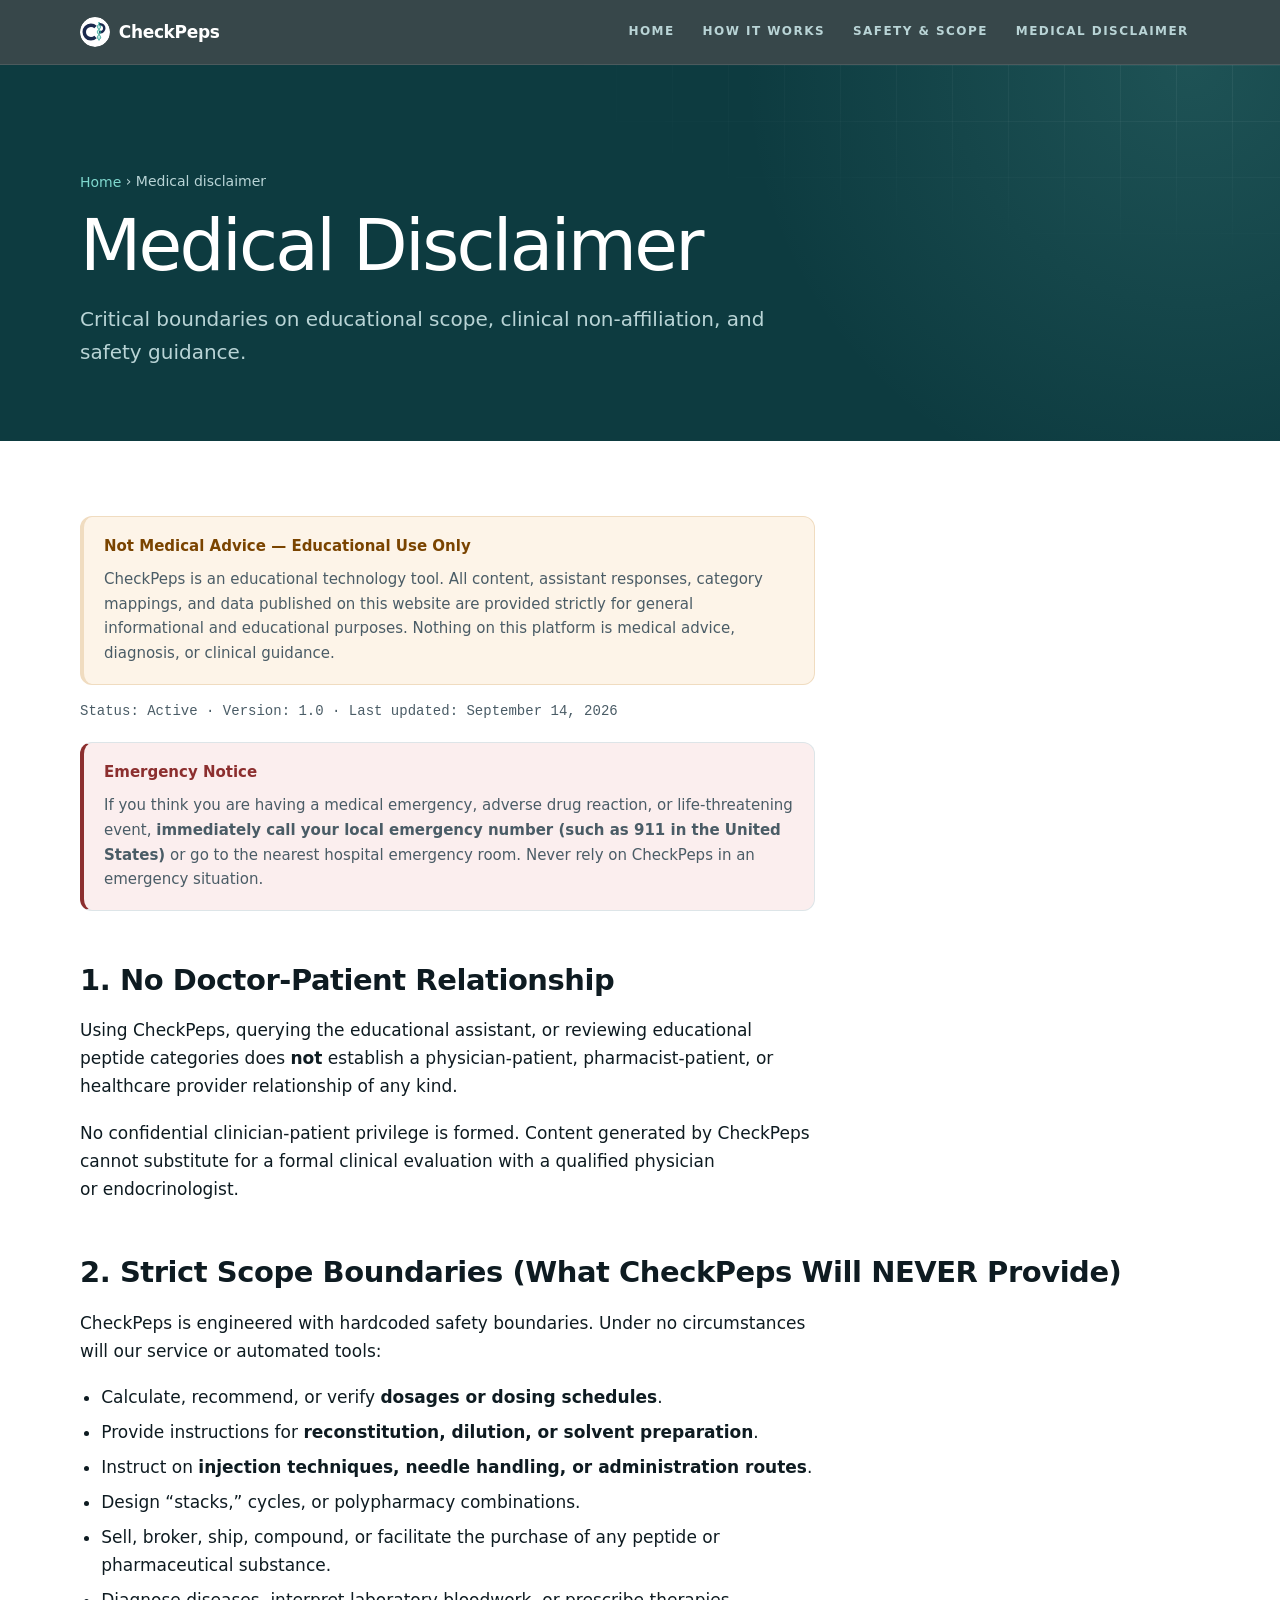
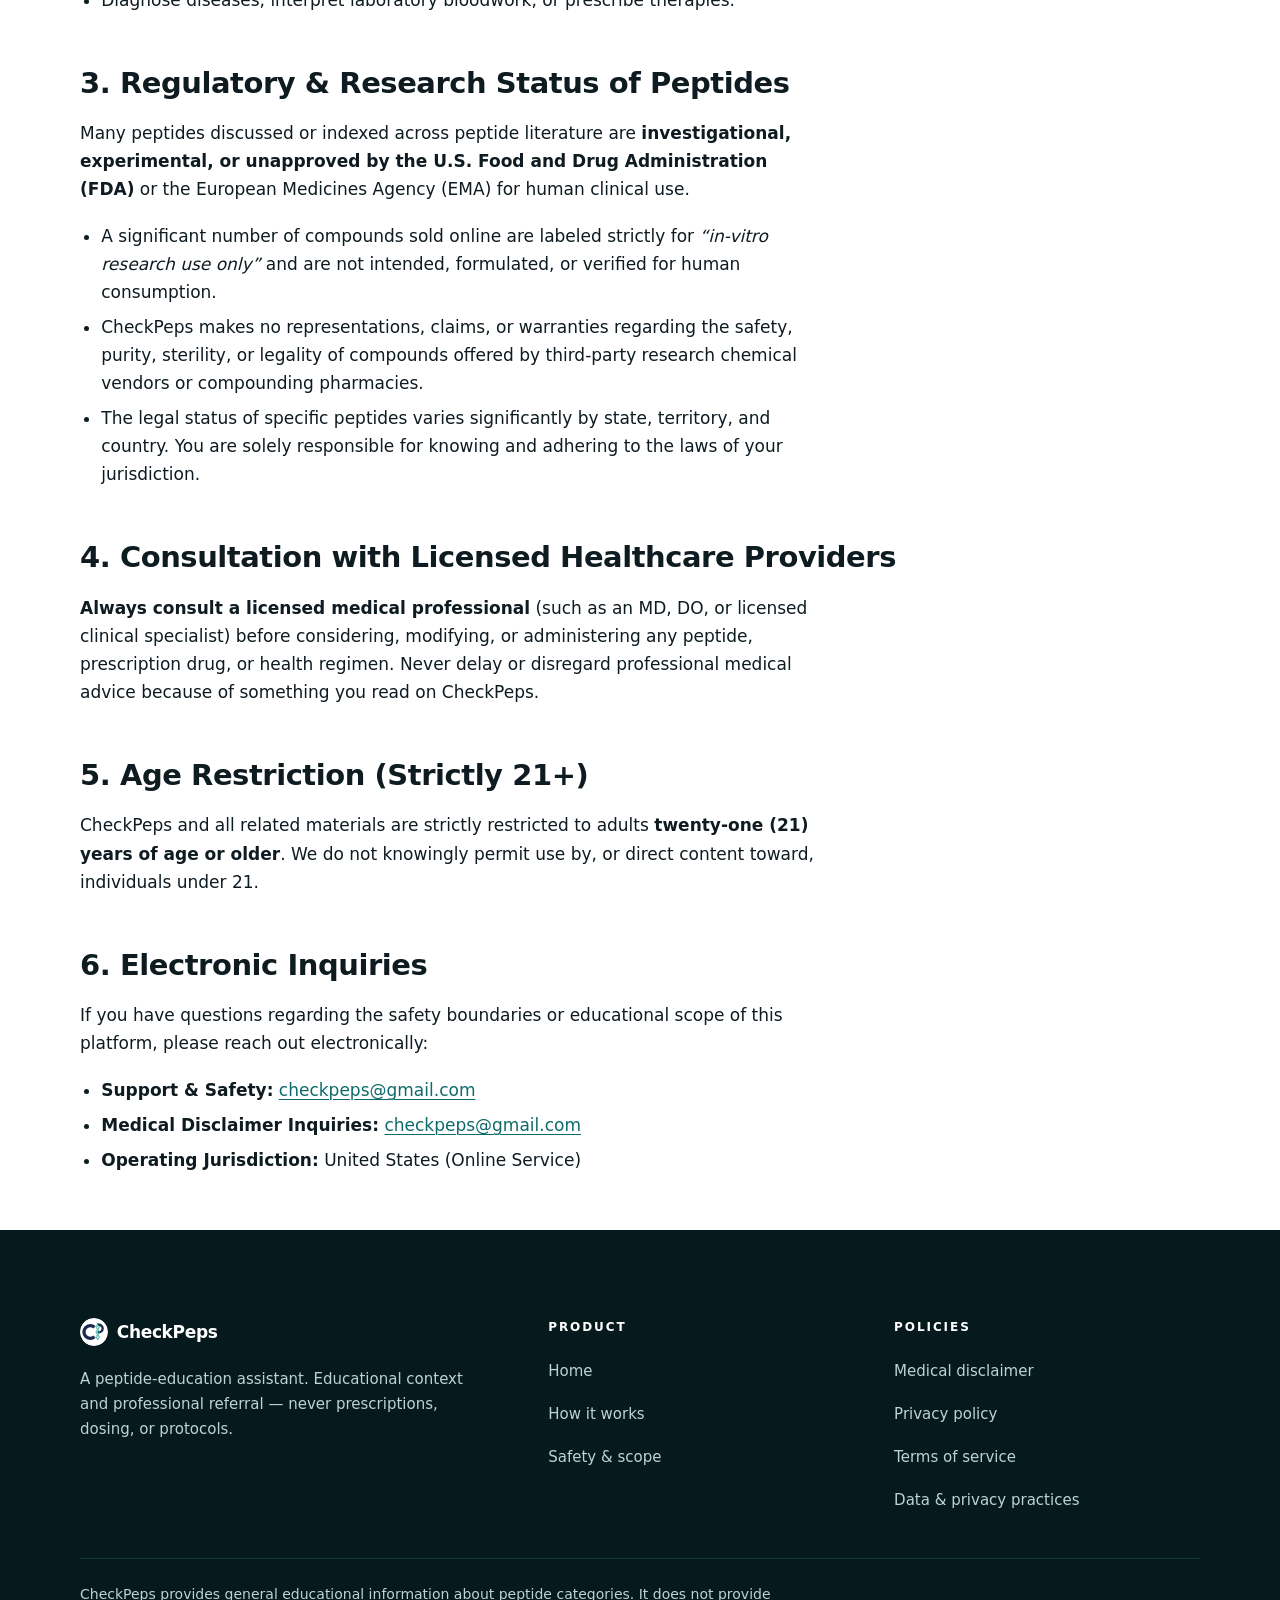
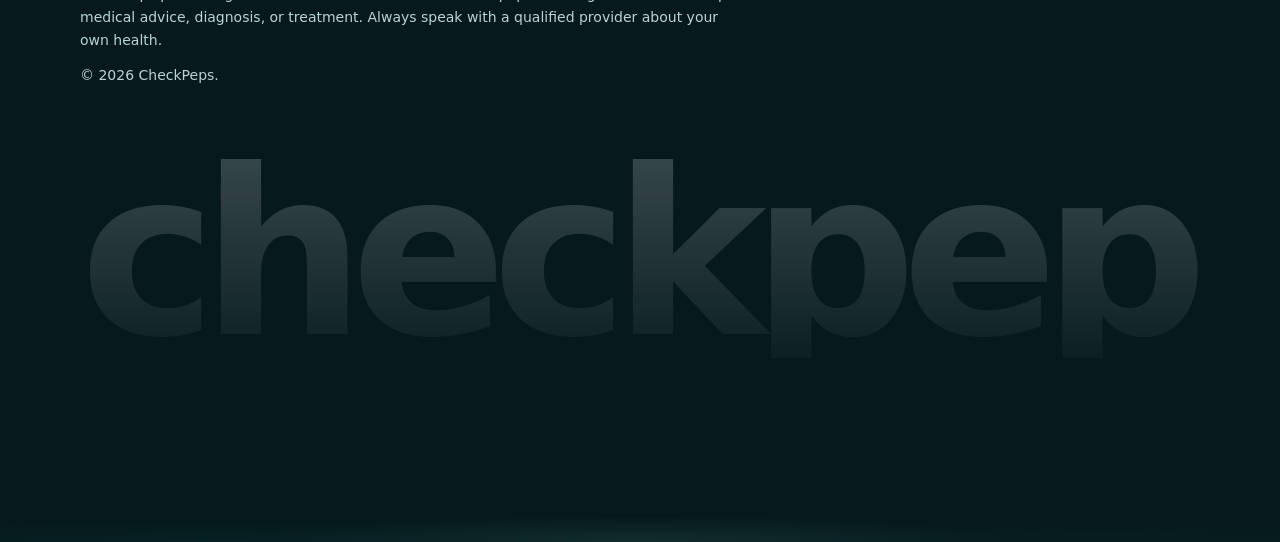
<file: medical-disclaimer.html>
<!DOCTYPE html>
<html lang="en">
  <head>
    <meta charset="utf-8" />
    <meta name="viewport" content="width=device-width, initial-scale=1" />

    <title>Medical Disclaimer — CheckPeps</title>
    <meta name="description" content="CheckPeps Medical Disclaimer. Clarifying educational scope, non-diagnostic boundaries, and professional medical referrals." />
    <meta name="robots" content="noindex, follow" />

    <link rel="icon" href="/favicon.svg" type="image/svg+xml" />
    <link rel="apple-touch-icon" href="/apple-touch-icon.png" />
    <link rel="manifest" href="/site.webmanifest" />
    <meta name="theme-color" content="#0f6b6b" media="(prefers-color-scheme: light)" />
    <meta name="theme-color" content="#0b1418" media="(prefers-color-scheme: dark)" />

    <link rel="stylesheet" href="/styles.css" />
    <script src="/main.js" defer></script>
  </head>

  <body>
    <a class="skip-link" href="#main">Skip to main content</a>

    <header class="site-header">
      <div class="wrap site-header__inner">
        <a class="brand" href="/">
          <img class="brand__mark" src="/logo.svg" alt="" width="30" height="30" />
          CheckPeps
        </a>

        <button
          class="nav__toggle"
          type="button"
          aria-expanded="false"
          aria-controls="site-nav"
        >
          <svg width="18" height="18" viewBox="0 0 24 24" fill="none" aria-hidden="true">
            <path
              d="M4 7h16M4 12h16M4 17h16"
              stroke="currentColor"
              stroke-width="2"
              stroke-linecap="round"
            />
          </svg>
          Menu
        </button>

        <nav class="nav" id="site-nav" aria-label="Primary">
          <ul class="nav__list">
            <li><a class="nav__link" href="/">Home</a></li>
            <li><a class="nav__link" href="/how-it-works.html">How it works</a></li>
            <li><a class="nav__link" href="/safety.html">Safety &amp; scope</a></li>
            <li><a class="nav__link" href="/medical-disclaimer.html">Medical disclaimer</a></li>
          </ul>
        </nav>
      </div>
    </header>

    <main id="main">
      <div class="page-head">
        <div class="wrap">
          <p class="breadcrumb"><a href="/">Home</a> &rsaquo; Medical disclaimer</p>
          <h1>Medical Disclaimer</h1>
          <p class="lede">Critical boundaries on educational scope, clinical non-affiliation, and safety guidance.</p>
        </div>
      </div>

      <section class="doc" aria-labelledby="doc-heading">
        <div class="wrap prose">
          <h2 class="visually-hidden" id="doc-heading">Medical Disclaimer</h2>

          <div class="callout callout--pending">
            <p class="callout__title">Not Medical Advice &mdash; Educational Use Only</p>
            <p>
              CheckPeps is an educational technology tool. All content, assistant responses, category mappings, and data published on this website are provided strictly for general informational and educational purposes. Nothing on this platform is medical advice, diagnosis, or clinical guidance.
            </p>
          </div>

          <p class="doc__meta">Status: Active &middot; Version: 1.0 &middot; Last updated: September 14, 2026</p>

          <div class="callout callout--stop">
            <p class="callout__title">Emergency Notice</p>
            <p>
              If you think you are having a medical emergency, adverse drug reaction, or life-threatening event, <strong>immediately call your local emergency number (such as 911 in the United States)</strong> or go to the nearest hospital emergency room. Never rely on CheckPeps in an emergency situation.
            </p>
          </div>

          <h3>1. No Doctor-Patient Relationship</h3>
          <p>
            Using CheckPeps, querying the educational assistant, or reviewing educational peptide categories does <strong>not</strong> establish a physician-patient, pharmacist-patient, or healthcare provider relationship of any kind. 
          </p>
          <p>
            No confidential clinician-patient privilege is formed. Content generated by CheckPeps cannot substitute for a formal clinical evaluation with a qualified physician or endocrinologist.
          </p>

          <h3>2. Strict Scope Boundaries (What CheckPeps Will NEVER Provide)</h3>
          <p>
            CheckPeps is engineered with hardcoded safety boundaries. Under no circumstances will our service or automated tools:
          </p>
          <ul>
            <li>Calculate, recommend, or verify <strong>dosages or dosing schedules</strong>.</li>
            <li>Provide instructions for <strong>reconstitution, dilution, or solvent preparation</strong>.</li>
            <li>Instruct on <strong>injection techniques, needle handling, or administration routes</strong>.</li>
            <li>Design &ldquo;stacks,&rdquo; cycles, or polypharmacy combinations.</li>
            <li>Sell, broker, ship, compound, or facilitate the purchase of any peptide or pharmaceutical substance.</li>
            <li>Diagnose diseases, interpret laboratory bloodwork, or prescribe therapies.</li>
          </ul>

          <h3>3. Regulatory &amp; Research Status of Peptides</h3>
          <p>
            Many peptides discussed or indexed across peptide literature are <strong>investigational, experimental, or unapproved by the U.S. Food and Drug Administration (FDA)</strong> or the European Medicines Agency (EMA) for human clinical use.
          </p>
          <ul>
            <li>A significant number of compounds sold online are labeled strictly for <em>&ldquo;in-vitro research use only&rdquo;</em> and are not intended, formulated, or verified for human consumption.</li>
            <li>CheckPeps makes no representations, claims, or warranties regarding the safety, purity, sterility, or legality of compounds offered by third-party research chemical vendors or compounding pharmacies.</li>
            <li>The legal status of specific peptides varies significantly by state, territory, and country. You are solely responsible for knowing and adhering to the laws of your jurisdiction.</li>
          </ul>

          <h3>4. Consultation with Licensed Healthcare Providers</h3>
          <p>
            <strong>Always consult a licensed medical professional</strong> (such as an MD, DO, or licensed clinical specialist) before considering, modifying, or administering any peptide, prescription drug, or health regimen. Never delay or disregard professional medical advice because of something you read on CheckPeps.
          </p>

          <h3>5. Age Restriction (Strictly 21+)</h3>
          <p>
            CheckPeps and all related materials are strictly restricted to adults <strong>twenty-one (21) years of age or older</strong>. We do not knowingly permit use by, or direct content toward, individuals under 21.
          </p>

          <h3>6. Electronic Inquiries</h3>
          <p>
            If you have questions regarding the safety boundaries or educational scope of this platform, please reach out electronically:
          </p>
          <ul>
            <li><strong>Support &amp; Safety:</strong> <a href="mailto:checkpeps@gmail.com">checkpeps@gmail.com</a></li>
            <li><strong>Medical Disclaimer Inquiries:</strong> <a href="mailto:checkpeps@gmail.com">checkpeps@gmail.com</a></li>
            <li><strong>Operating Jurisdiction:</strong> United States (Online Service)</li>
          </ul>
        </div>
      </section>
    </main>

    <footer class="site-footer">
      <div class="wrap">
        <div class="footer__grid">
          <div>
            <a class="brand" href="/">
              <img class="brand__mark" src="/logo.svg" alt="" width="28" height="28" />
              CheckPeps
            </a>
            <p class="footer__blurb">
              A peptide-education assistant. Educational context and professional referral — never prescriptions, dosing, or protocols.
            </p>
          </div>

          <nav aria-labelledby="footer-product">
            <p class="footer__heading" id="footer-product">Product</p>
            <ul class="footer__list">
              <li><a href="/">Home</a></li>
              <li><a href="/how-it-works.html">How it works</a></li>
              <li><a href="/safety.html">Safety &amp; scope</a></li>
            </ul>
          </nav>

          <nav aria-labelledby="footer-policies">
            <p class="footer__heading" id="footer-policies">Policies</p>
            <ul class="footer__list">
              <li><a href="/medical-disclaimer.html">Medical disclaimer</a></li>
              <li><a href="/privacy.html">Privacy policy</a></li>
              <li><a href="/terms.html">Terms of service</a></li>
              <li><a href="/data-practices.html">Data &amp; privacy practices</a></li>
            </ul>
          </nav>
        </div>

        <div class="footer__bottom">
          <p class="footer__disclaimer">
            CheckPeps provides general educational information about peptide categories. It does not provide medical advice, diagnosis, or treatment. Always speak with a qualified provider about your own health.
          </p>
          <p>&copy; 2026 CheckPeps.</p>
        </div>
      </div>
    </footer>
  </body>
</html>
</file>
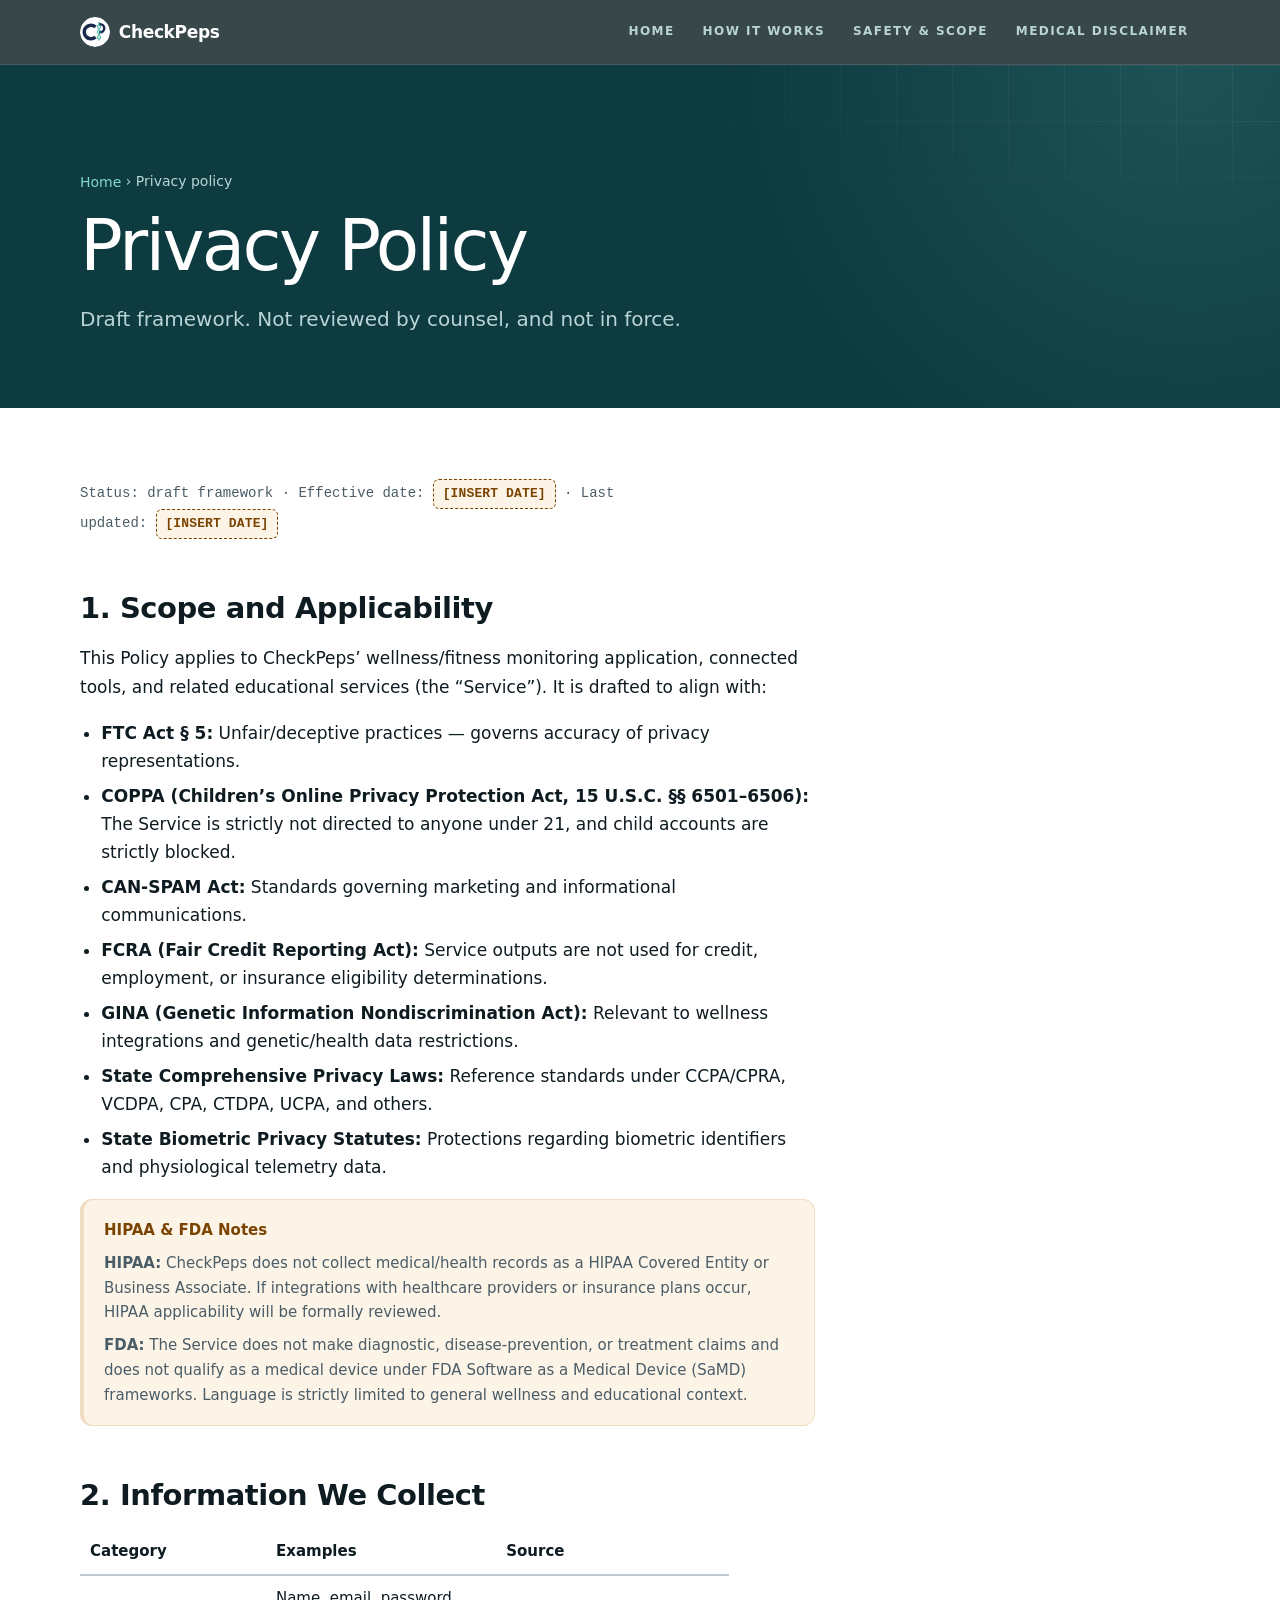
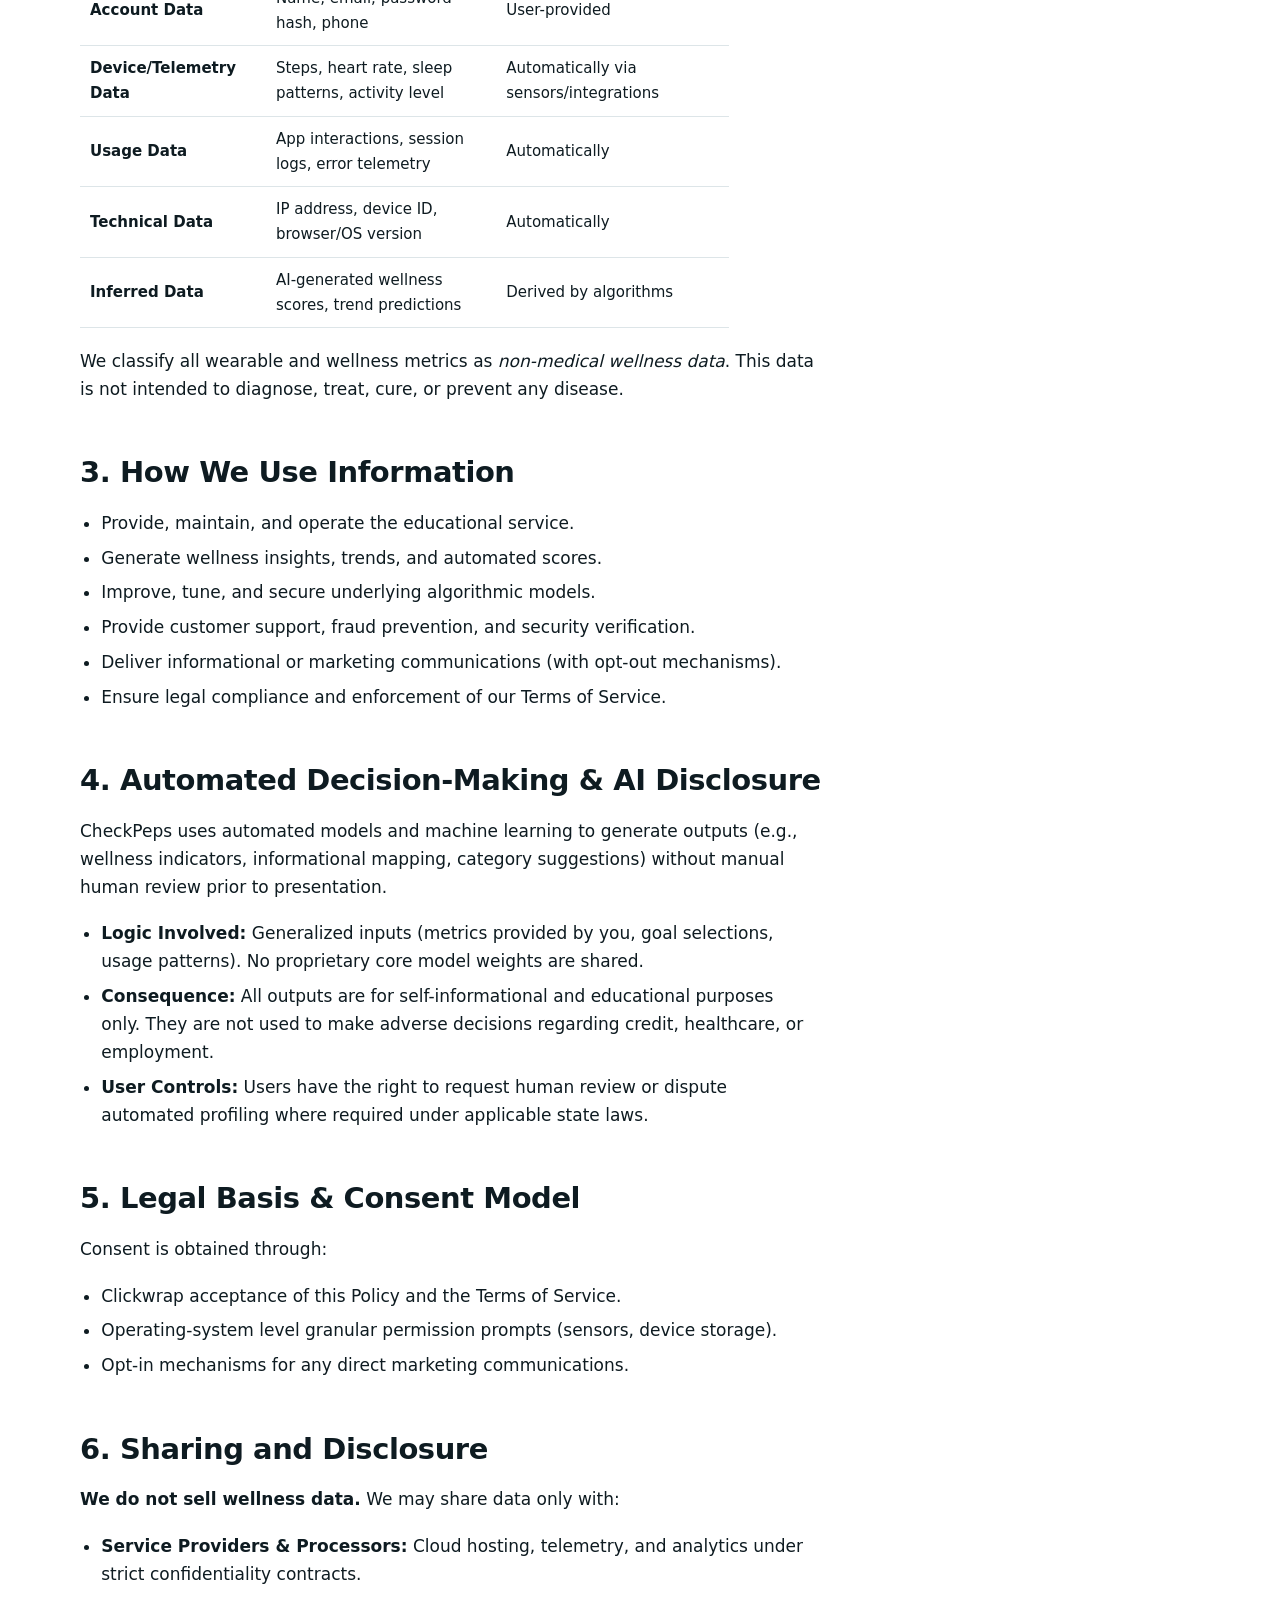
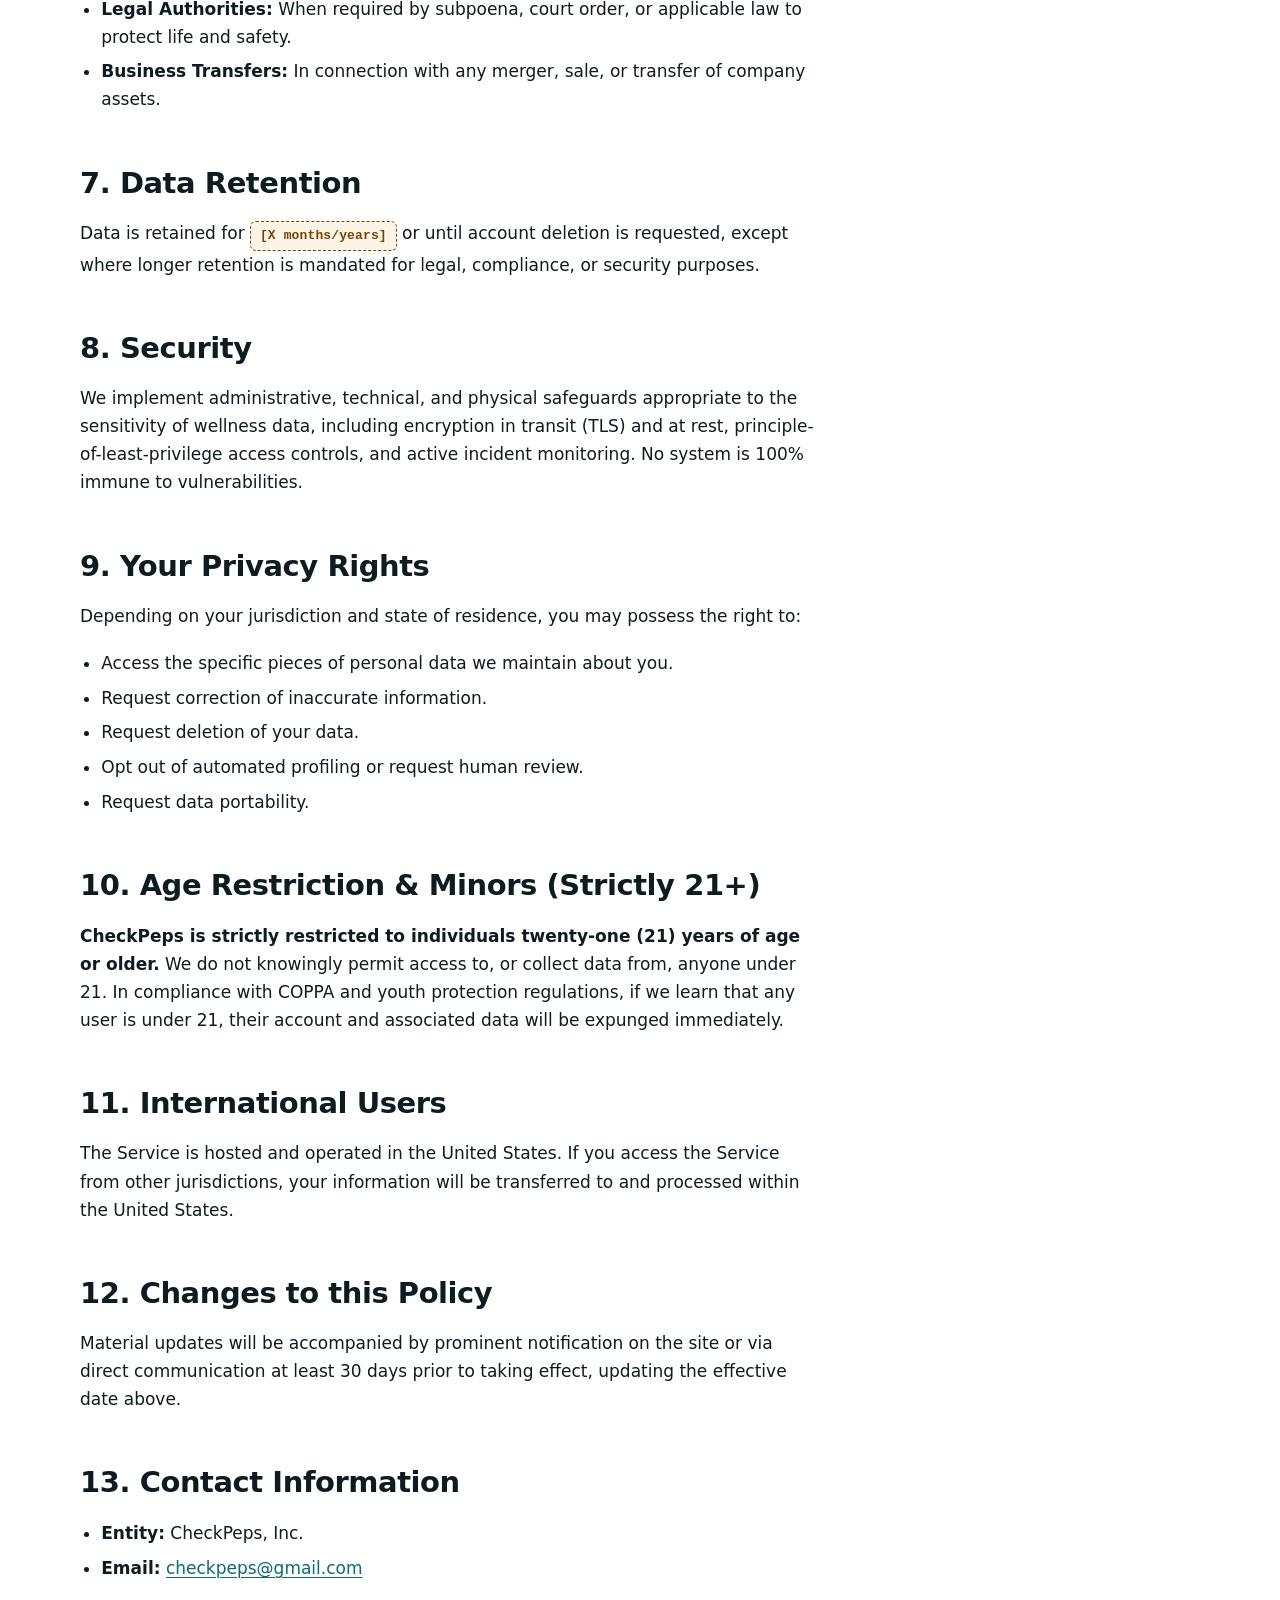
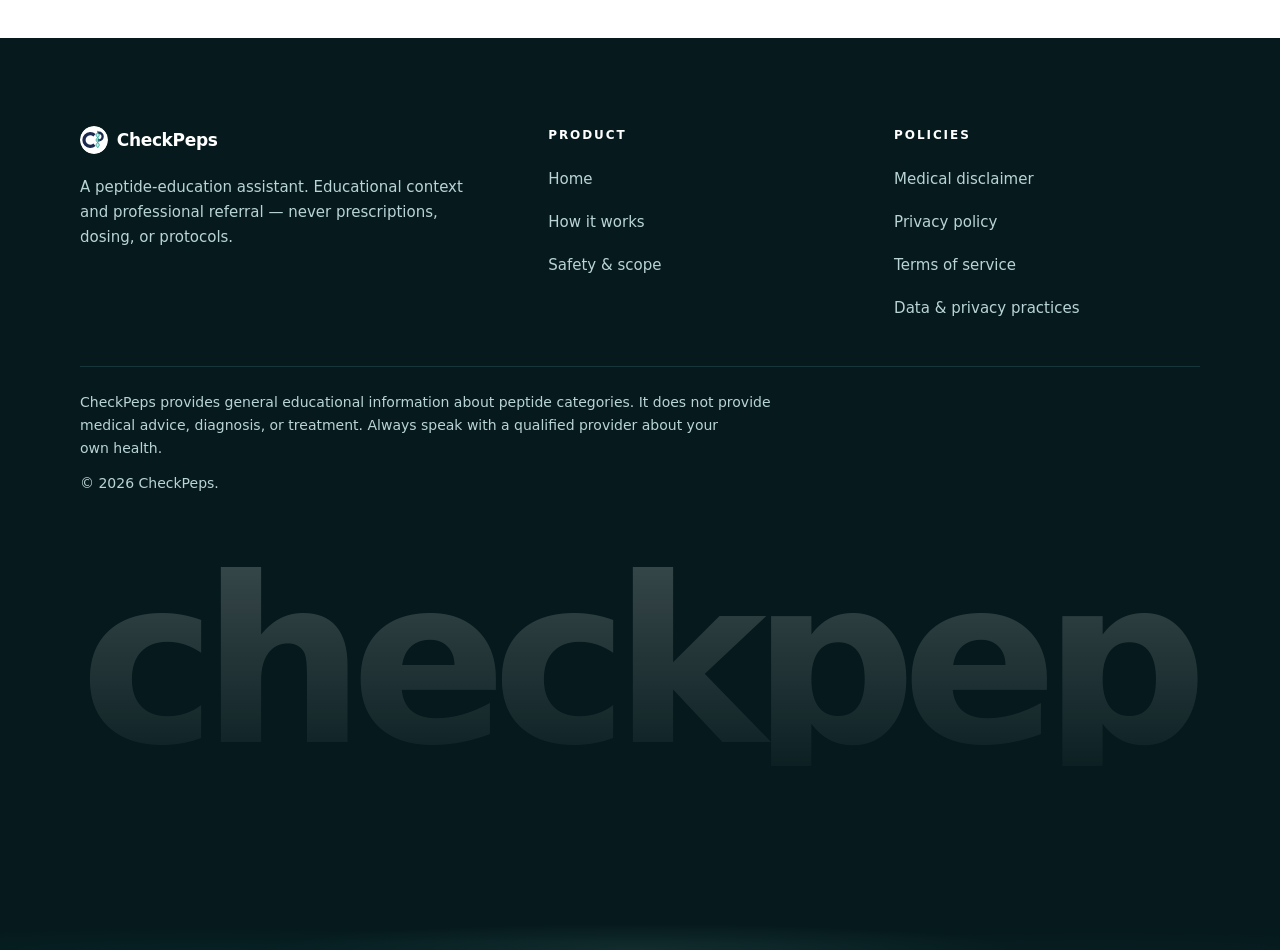
<file: privacy.html>
<!DOCTYPE html>
<html lang="en">
  <head>
    <meta charset="utf-8" />
    <meta name="viewport" content="width=device-width, initial-scale=1" />

    <title>Privacy Policy — CheckPeps</title>
    <meta name="description" content="How CheckPeps handles personal and wellness data: what is collected, why, who it is shared with, and how to delete it." />
    <meta name="robots" content="noindex, follow" />

    <link rel="icon" href="/favicon.svg" type="image/svg+xml" />
    <link rel="apple-touch-icon" href="/apple-touch-icon.png" />
    <link rel="manifest" href="/site.webmanifest" />
    <meta name="theme-color" content="#0f6b6b" media="(prefers-color-scheme: light)" />
    <meta name="theme-color" content="#0b1418" media="(prefers-color-scheme: dark)" />

    <link rel="stylesheet" href="/styles.css" />
    <script src="/main.js" defer></script>
  </head>

  <body>
    <a class="skip-link" href="#main">Skip to main content</a>

    <header class="site-header">
      <div class="wrap site-header__inner">
        <a class="brand" href="/">
          <img class="brand__mark" src="/logo.svg" alt="" width="30" height="30" />
          CheckPeps
        </a>

        <button
          class="nav__toggle"
          type="button"
          aria-expanded="false"
          aria-controls="site-nav"
        >
          <svg width="18" height="18" viewBox="0 0 24 24" fill="none" aria-hidden="true">
            <path
              d="M4 7h16M4 12h16M4 17h16"
              stroke="currentColor"
              stroke-width="2"
              stroke-linecap="round"
            />
          </svg>
          Menu
        </button>

        <nav class="nav" id="site-nav" aria-label="Primary">
          <ul class="nav__list">
            <li><a class="nav__link" href="/">Home</a></li>
            <li><a class="nav__link" href="/how-it-works.html">How it works</a></li>
            <li><a class="nav__link" href="/safety.html">Safety &amp; scope</a></li>
            <li><a class="nav__link" href="/medical-disclaimer.html">Medical disclaimer</a></li>
          </ul>
        </nav>
      </div>
    </header>

    <main id="main">
      <div class="page-head">
        <div class="wrap">
          <p class="breadcrumb"><a href="/">Home</a> &rsaquo; Privacy policy</p>
          <h1>Privacy Policy</h1>
          <p class="lede">Draft framework. Not reviewed by counsel, and not in force.</p>
        </div>
      </div>

      <section class="doc" aria-labelledby="doc-heading">
        <div class="wrap prose">
          <h2 class="visually-hidden" id="doc-heading">Privacy Policy</h2>

          <p class="doc__meta">Status: draft framework &middot; Effective date: <span class="pending-tag">[INSERT DATE]</span> &middot; Last updated: <span class="pending-tag">[INSERT DATE]</span></p>

          <h3>1. Scope and Applicability</h3>
          <p>
            This Policy applies to CheckPeps&rsquo; wellness/fitness monitoring application, connected tools, and related educational services (the &ldquo;Service&rdquo;). It is drafted to align with:
          </p>
          <ul>
            <li><strong>FTC Act § 5:</strong> Unfair/deceptive practices — governs accuracy of privacy representations.</li>
            <li><strong>COPPA (Children’s Online Privacy Protection Act, 15 U.S.C. §§ 6501–6506):</strong> The Service is strictly not directed to anyone under 21, and child accounts are strictly blocked.</li>
            <li><strong>CAN-SPAM Act:</strong> Standards governing marketing and informational communications.</li>
            <li><strong>FCRA (Fair Credit Reporting Act):</strong> Service outputs are not used for credit, employment, or insurance eligibility determinations.</li>
            <li><strong>GINA (Genetic Information Nondiscrimination Act):</strong> Relevant to wellness integrations and genetic/health data restrictions.</li>
            <li><strong>State Comprehensive Privacy Laws:</strong> Reference standards under CCPA/CPRA, VCDPA, CPA, CTDPA, UCPA, and others.</li>
            <li><strong>State Biometric Privacy Statutes:</strong> Protections regarding biometric identifiers and physiological telemetry data.</li>
          </ul>

          <div class="callout callout--pending">
            <p class="callout__title">HIPAA &amp; FDA Notes</p>
            <p>
              <strong>HIPAA:</strong> CheckPeps does not collect medical/health records as a HIPAA Covered Entity or Business Associate. If integrations with healthcare providers or insurance plans occur, HIPAA applicability will be formally reviewed.
            </p>
            <p>
              <strong>FDA:</strong> The Service does not make diagnostic, disease-prevention, or treatment claims and does not qualify as a medical device under FDA Software as a Medical Device (SaMD) frameworks. Language is strictly limited to general wellness and educational context.
            </p>
          </div>

          <h3>2. Information We Collect</h3>
          <table class="table">
            <thead>
              <tr>
                <th>Category</th>
                <th>Examples</th>
                <th>Source</th>
              </tr>
            </thead>
            <tbody>
              <tr>
                <td><strong>Account Data</strong></td>
                <td>Name, email, password hash, phone</td>
                <td>User-provided</td>
              </tr>
              <tr>
                <td><strong>Device/Telemetry Data</strong></td>
                <td>Steps, heart rate, sleep patterns, activity level</td>
                <td>Automatically via sensors/integrations</td>
              </tr>
              <tr>
                <td><strong>Usage Data</strong></td>
                <td>App interactions, session logs, error telemetry</td>
                <td>Automatically</td>
              </tr>
              <tr>
                <td><strong>Technical Data</strong></td>
                <td>IP address, device ID, browser/OS version</td>
                <td>Automatically</td>
              </tr>
              <tr>
                <td><strong>Inferred Data</strong></td>
                <td>AI-generated wellness scores, trend predictions</td>
                <td>Derived by algorithms</td>
              </tr>
            </tbody>
          </table>
          <p>
            We classify all wearable and wellness metrics as <em>non-medical wellness data</em>. This data is not intended to diagnose, treat, cure, or prevent any disease.
          </p>

          <h3>3. How We Use Information</h3>
          <ul>
            <li>Provide, maintain, and operate the educational service.</li>
            <li>Generate wellness insights, trends, and automated scores.</li>
            <li>Improve, tune, and secure underlying algorithmic models.</li>
            <li>Provide customer support, fraud prevention, and security verification.</li>
            <li>Deliver informational or marketing communications (with opt-out mechanisms).</li>
            <li>Ensure legal compliance and enforcement of our Terms of Service.</li>
          </ul>

          <h3>4. Automated Decision-Making &amp; AI Disclosure</h3>
          <p>
            CheckPeps uses automated models and machine learning to generate outputs (e.g., wellness indicators, informational mapping, category suggestions) without manual human review prior to presentation.
          </p>
          <ul>
            <li><strong>Logic Involved:</strong> Generalized inputs (metrics provided by you, goal selections, usage patterns). No proprietary core model weights are shared.</li>
            <li><strong>Consequence:</strong> All outputs are for self-informational and educational purposes only. They are not used to make adverse decisions regarding credit, healthcare, or employment.</li>
            <li><strong>User Controls:</strong> Users have the right to request human review or dispute automated profiling where required under applicable state laws.</li>
          </ul>

          <h3>5. Legal Basis &amp; Consent Model</h3>
          <p>Consent is obtained through:</p>
          <ul>
            <li>Clickwrap acceptance of this Policy and the Terms of Service.</li>
            <li>Operating-system level granular permission prompts (sensors, device storage).</li>
            <li>Opt-in mechanisms for any direct marketing communications.</li>
          </ul>

          <h3>6. Sharing and Disclosure</h3>
          <p>
            <strong>We do not sell wellness data.</strong> We may share data only with:
          </p>
          <ul>
            <li><strong>Service Providers &amp; Processors:</strong> Cloud hosting, telemetry, and analytics under strict confidentiality contracts.</li>
            <li><strong>Legal Authorities:</strong> When required by subpoena, court order, or applicable law to protect life and safety.</li>
            <li><strong>Business Transfers:</strong> In connection with any merger, sale, or transfer of company assets.</li>
          </ul>

          <h3>7. Data Retention</h3>
          <p>
            Data is retained for <span class="pending-tag">[X months/years]</span> or until account deletion is requested, except where longer retention is mandated for legal, compliance, or security purposes.
          </p>

          <h3>8. Security</h3>
          <p>
            We implement administrative, technical, and physical safeguards appropriate to the sensitivity of wellness data, including encryption in transit (TLS) and at rest, principle-of-least-privilege access controls, and active incident monitoring. No system is 100% immune to vulnerabilities.
          </p>

          <h3>9. Your Privacy Rights</h3>
          <p>Depending on your jurisdiction and state of residence, you may possess the right to:</p>
          <ul>
            <li>Access the specific pieces of personal data we maintain about you.</li>
            <li>Request correction of inaccurate information.</li>
            <li>Request deletion of your data.</li>
            <li>Opt out of automated profiling or request human review.</li>
            <li>Request data portability.</li>
          </ul>

          <h3>10. Age Restriction &amp; Minors (Strictly 21+)</h3>
          <p>
            <strong>CheckPeps is strictly restricted to individuals twenty-one (21) years of age or older.</strong> We do not knowingly permit access to, or collect data from, anyone under 21. In compliance with COPPA and youth protection regulations, if we learn that any user is under 21, their account and associated data will be expunged immediately.
          </p>

          <h3>11. International Users</h3>
          <p>
            The Service is hosted and operated in the United States. If you access the Service from other jurisdictions, your information will be transferred to and processed within the United States.
          </p>

          <h3>12. Changes to this Policy</h3>
          <p>
            Material updates will be accompanied by prominent notification on the site or via direct communication at least 30 days prior to taking effect, updating the effective date above.
          </p>

          <h3>13. Contact Information</h3>
          <ul>
            <li><strong>Entity:</strong> CheckPeps, Inc.</li>
            <li><strong>Email:</strong> <a href="mailto:checkpeps@gmail.com">checkpeps@gmail.com</a></li>
          </ul>
        </div>
      </section>
    </main>

    <footer class="site-footer">
      <div class="wrap">
        <div class="footer__grid">
          <div>
            <a class="brand" href="/">
              <img class="brand__mark" src="/logo.svg" alt="" width="28" height="28" />
              CheckPeps
            </a>
            <p class="footer__blurb">
              A peptide-education assistant. Educational context and professional referral — never prescriptions, dosing, or protocols.
            </p>
          </div>

          <nav aria-labelledby="footer-product">
            <p class="footer__heading" id="footer-product">Product</p>
            <ul class="footer__list">
              <li><a href="/">Home</a></li>
              <li><a href="/how-it-works.html">How it works</a></li>
              <li><a href="/safety.html">Safety &amp; scope</a></li>
            </ul>
          </nav>

          <nav aria-labelledby="footer-policies">
            <p class="footer__heading" id="footer-policies">Policies</p>
            <ul class="footer__list">
              <li><a href="/medical-disclaimer.html">Medical disclaimer</a></li>
              <li><a href="/privacy.html">Privacy policy</a></li>
              <li><a href="/terms.html">Terms of service</a></li>
              <li><a href="/data-practices.html">Data &amp; privacy practices</a></li>
            </ul>
          </nav>
        </div>

        <div class="footer__bottom">
          <p class="footer__disclaimer">
            CheckPeps provides general educational information about peptide categories. It does not provide medical advice, diagnosis, or treatment. Always speak with a qualified provider about your own health.
          </p>
          <p>&copy; 2026 CheckPeps.</p>
        </div>
      </div>
    </footer>
  </body>
</html>
</file>
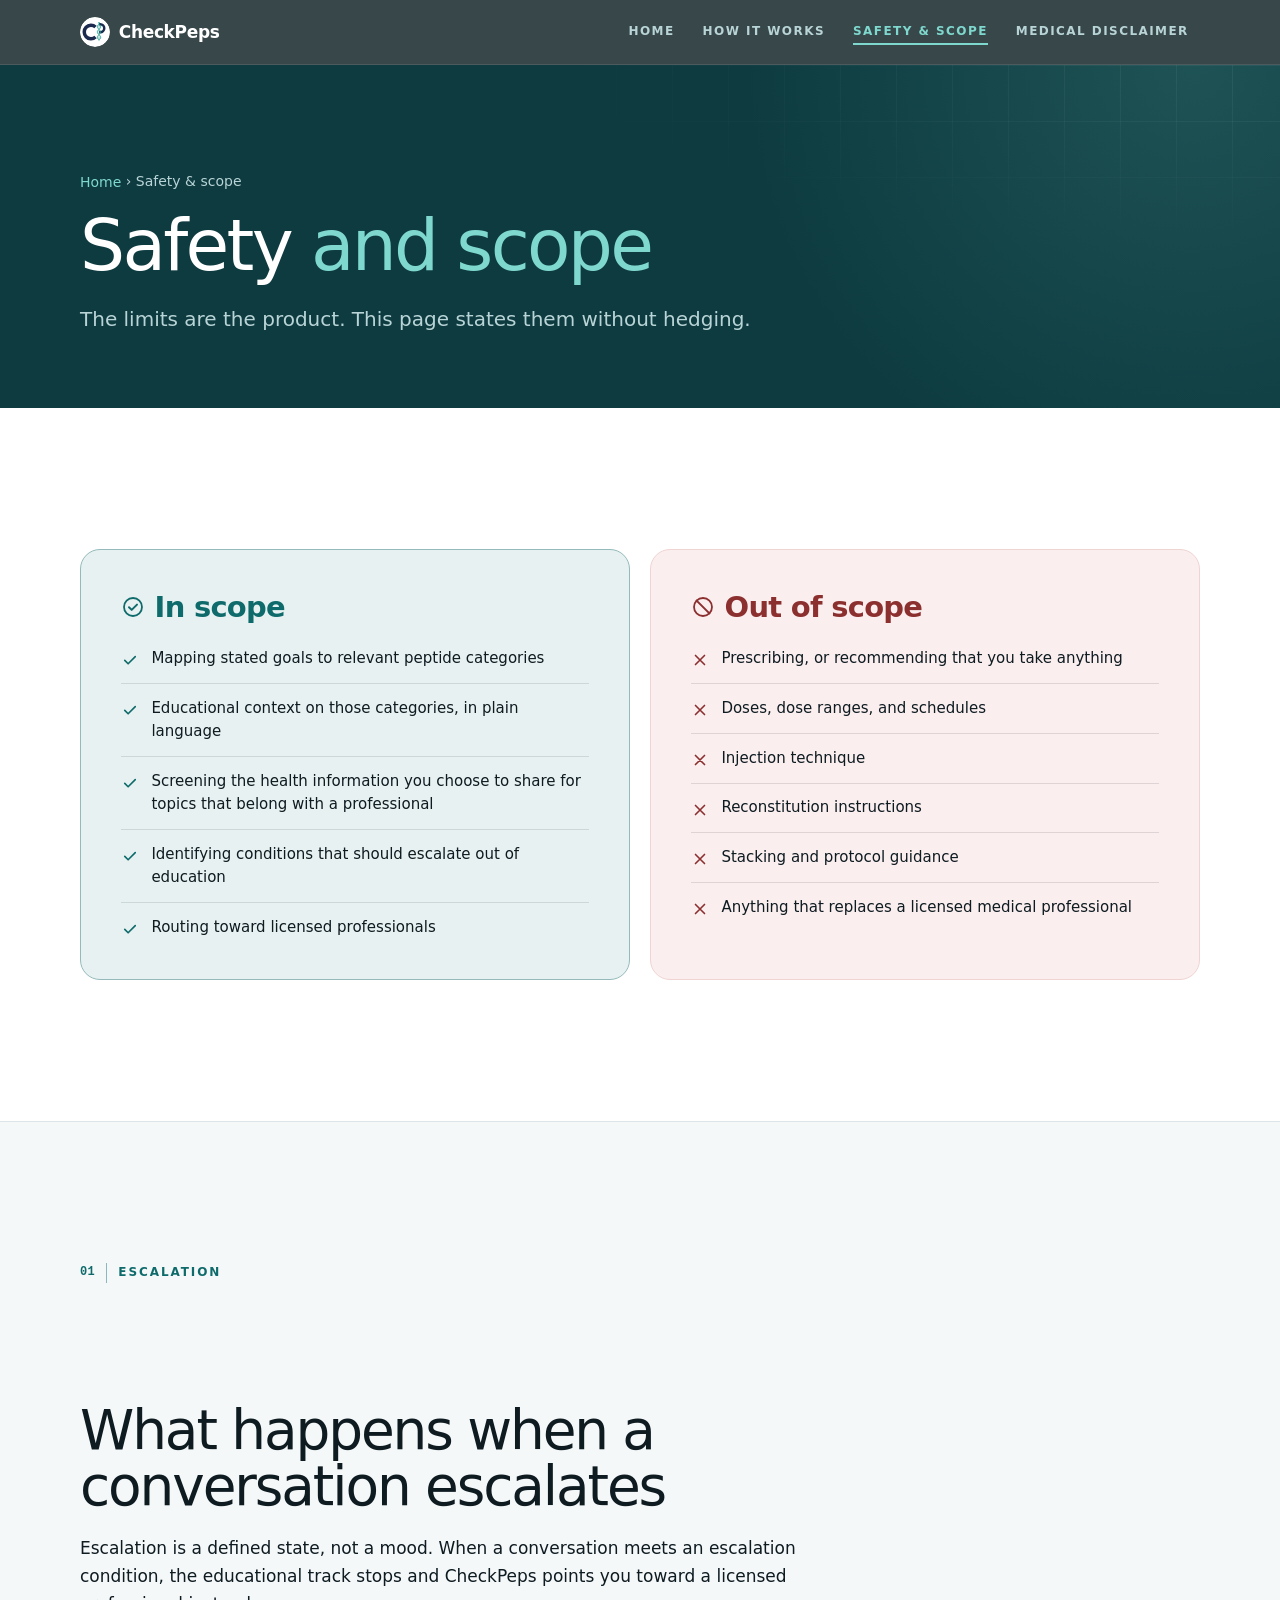
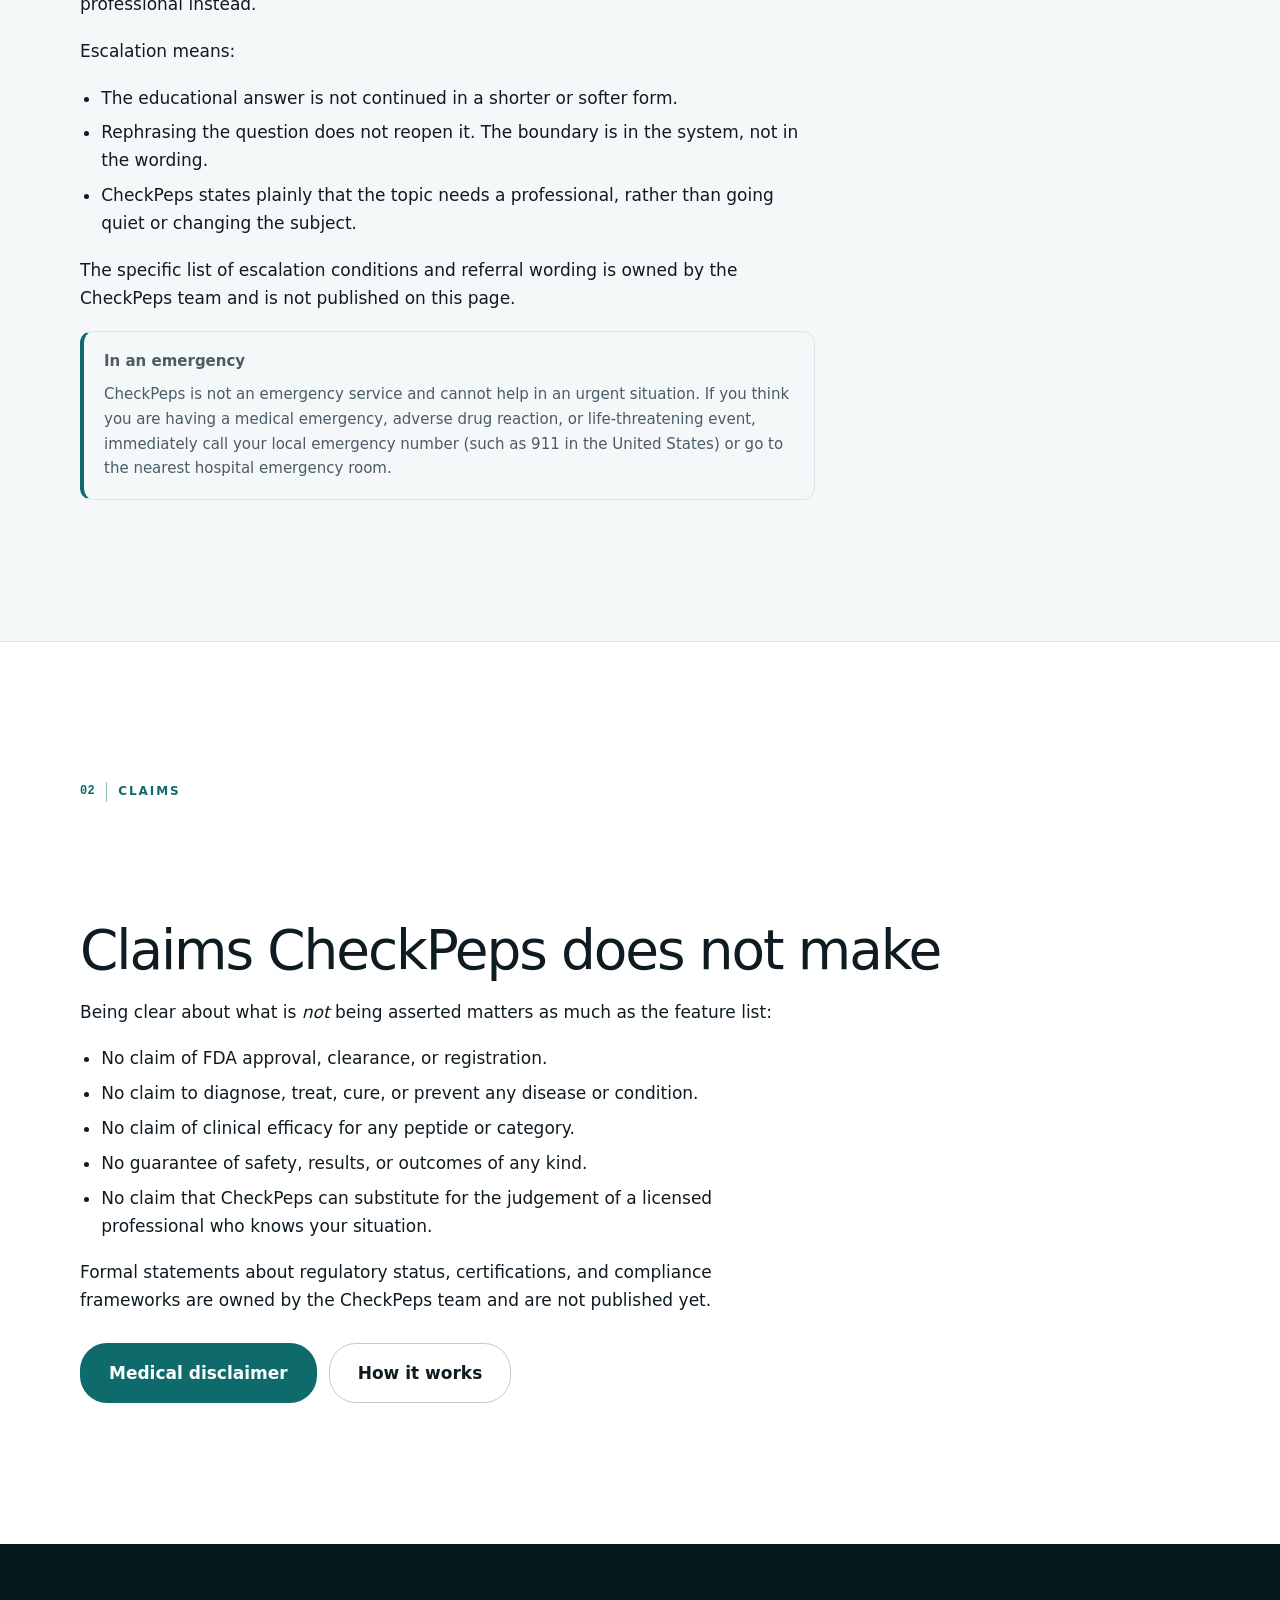
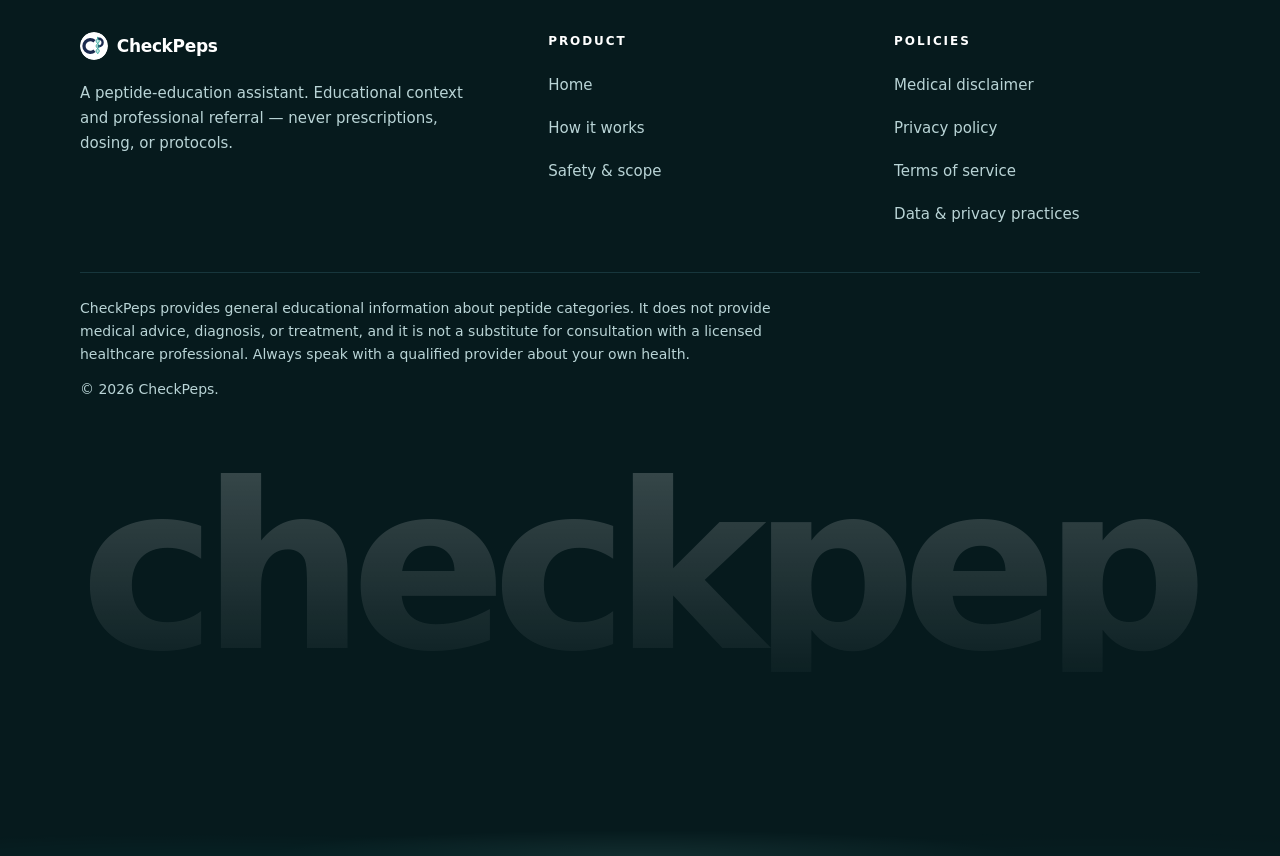
<file: safety.html>
<!doctype html>
<html lang="en">
  <head>
    <meta charset="utf-8" />
    <meta name="viewport" content="width=device-width, initial-scale=1" />

    <title>Safety &amp; scope — what CheckPeps does and does not do</title>
    <meta
      name="description"
      content="The boundaries CheckPeps operates within: no prescribing, dosing, injection technique, reconstitution, or stacking guidance. How escalation to a licensed professional works, and the claims CheckPeps does not make."
    />
    <link rel="canonical" href="https://www.checkpeps.us/safety.html" />
    <meta name="robots" content="index, follow" />

    <meta property="og:type" content="article" />
    <meta property="og:site_name" content="CheckPeps" />
    <meta property="og:url" content="https://www.checkpeps.us/safety.html" />
    <meta
      property="og:title"
      content="Safety &amp; scope — what CheckPeps does and does not do"
    />
    <meta
      property="og:description"
      content="The boundaries CheckPeps operates within, how escalation to a licensed professional works, and the claims CheckPeps does not make."
    />
    <meta property="og:image" content="https://www.checkpeps.us/og-image.png" />
    <meta property="og:image:width" content="1200" />
    <meta property="og:image:height" content="630" />
    <meta
      property="og:image:alt"
      content="CheckPeps — peptide education assistant. Does not prescribe, dose, or give protocols."
    />
    <meta name="twitter:card" content="summary_large_image" />

    <link rel="icon" href="/favicon.svg" type="image/svg+xml" />
    <link rel="apple-touch-icon" href="/apple-touch-icon.png" />
    <link rel="manifest" href="/site.webmanifest" />
    <meta name="theme-color" content="#0f6b6b" media="(prefers-color-scheme: light)" />
    <meta name="theme-color" content="#0b1418" media="(prefers-color-scheme: dark)" />

    <link rel="stylesheet" href="/styles.css" />
    <script src="/main.js" defer></script>
  </head>

  <body>
    <a class="skip-link" href="#main">Skip to main content</a>

    <header class="site-header">
      <div class="wrap site-header__inner">
        <a class="brand" href="/">
          <img class="brand__mark" src="/logo.svg" alt="" width="30" height="30" />
          CheckPeps
        </a>

        <button
          class="nav__toggle"
          type="button"
          aria-expanded="false"
          aria-controls="site-nav"
        >
          <svg width="18" height="18" viewBox="0 0 24 24" fill="none" aria-hidden="true">
            <path
              d="M4 7h16M4 12h16M4 17h16"
              stroke="currentColor"
              stroke-width="2"
              stroke-linecap="round"
            />
          </svg>
          Menu
        </button>

        <nav class="nav" id="site-nav" aria-label="Primary">
          <ul class="nav__list">
            <li><a class="nav__link" href="/">Home</a></li>
            <li><a class="nav__link" href="/how-it-works.html">How it works</a></li>
            <li>
              <a class="nav__link" href="/safety.html" aria-current="page">
                Safety &amp; scope
              </a>
            </li>
            <li>
              <a class="nav__link" href="/medical-disclaimer.html">Medical disclaimer</a>
            </li>
          </ul>
        </nav>
      </div>
    </header>

    <main id="main">
      <div class="page-head">
        <div class="wrap">
          <p class="breadcrumb"><a href="/">Home</a> &rsaquo; Safety &amp; scope</p>
          <h1>Safety <span class="h-accent">and scope</span></h1>
          <p class="lede">
            The limits are the product. This page states them without hedging.
          </p>
        </div>
      </div>

      <section class="section" aria-labelledby="scope-heading">
        <div class="wrap">
          <h2 class="visually-hidden" id="scope-heading">Scope</h2>

          <div class="split">
            <div class="panel panel--does">
              <h3 class="panel__heading">
                <svg width="24" height="24" viewBox="0 0 24 24" fill="none" aria-hidden="true">
                  <circle cx="12" cy="12" r="9" stroke="currentColor" stroke-width="1.8" />
                  <path
                    d="m8 12.2 2.7 2.7L16 9.6"
                    stroke="currentColor"
                    stroke-width="2"
                    stroke-linecap="round"
                    stroke-linejoin="round"
                  />
                </svg>
                In scope
              </h3>
              <ul class="checklist">
                <li>
                  <svg width="18" height="18" viewBox="0 0 24 24" fill="none" aria-hidden="true">
                    <path
                      d="m5 12.5 4.5 4.5L19 7.5"
                      stroke="currentColor"
                      stroke-width="2.2"
                      stroke-linecap="round"
                      stroke-linejoin="round"
                    />
                  </svg>
                  <span>Mapping stated goals to relevant peptide categories</span>
                </li>
                <li>
                  <svg width="18" height="18" viewBox="0 0 24 24" fill="none" aria-hidden="true">
                    <path
                      d="m5 12.5 4.5 4.5L19 7.5"
                      stroke="currentColor"
                      stroke-width="2.2"
                      stroke-linecap="round"
                      stroke-linejoin="round"
                    />
                  </svg>
                  <span>Educational context on those categories, in plain language</span>
                </li>
                <li>
                  <svg width="18" height="18" viewBox="0 0 24 24" fill="none" aria-hidden="true">
                    <path
                      d="m5 12.5 4.5 4.5L19 7.5"
                      stroke="currentColor"
                      stroke-width="2.2"
                      stroke-linecap="round"
                      stroke-linejoin="round"
                    />
                  </svg>
                  <span>
                    Screening the health information you choose to share for topics that
                    belong with a professional
                  </span>
                </li>
                <li>
                  <svg width="18" height="18" viewBox="0 0 24 24" fill="none" aria-hidden="true">
                    <path
                      d="m5 12.5 4.5 4.5L19 7.5"
                      stroke="currentColor"
                      stroke-width="2.2"
                      stroke-linecap="round"
                      stroke-linejoin="round"
                    />
                  </svg>
                  <span>Identifying conditions that should escalate out of education</span>
                </li>
                <li>
                  <svg width="18" height="18" viewBox="0 0 24 24" fill="none" aria-hidden="true">
                    <path
                      d="m5 12.5 4.5 4.5L19 7.5"
                      stroke="currentColor"
                      stroke-width="2.2"
                      stroke-linecap="round"
                      stroke-linejoin="round"
                    />
                  </svg>
                  <span>Routing toward licensed professionals</span>
                </li>
              </ul>
            </div>

            <div class="panel panel--does-not">
              <h3 class="panel__heading">
                <svg width="24" height="24" viewBox="0 0 24 24" fill="none" aria-hidden="true">
                  <circle cx="12" cy="12" r="9" stroke="currentColor" stroke-width="1.8" />
                  <path
                    d="m5.6 5.6 12.8 12.8"
                    stroke="currentColor"
                    stroke-width="2"
                    stroke-linecap="round"
                  />
                </svg>
                Out of scope
              </h3>
              <ul class="checklist">
                <li>
                  <svg width="18" height="18" viewBox="0 0 24 24" fill="none" aria-hidden="true">
                    <path d="M6 6l12 12M18 6 6 18" stroke="currentColor" stroke-width="2.2" stroke-linecap="round" />
                  </svg>
                  <span>Prescribing, or recommending that you take anything</span>
                </li>
                <li>
                  <svg width="18" height="18" viewBox="0 0 24 24" fill="none" aria-hidden="true">
                    <path d="M6 6l12 12M18 6 6 18" stroke="currentColor" stroke-width="2.2" stroke-linecap="round" />
                  </svg>
                  <span>Doses, dose ranges, and schedules</span>
                </li>
                <li>
                  <svg width="18" height="18" viewBox="0 0 24 24" fill="none" aria-hidden="true">
                    <path d="M6 6l12 12M18 6 6 18" stroke="currentColor" stroke-width="2.2" stroke-linecap="round" />
                  </svg>
                  <span>Injection technique</span>
                </li>
                <li>
                  <svg width="18" height="18" viewBox="0 0 24 24" fill="none" aria-hidden="true">
                    <path d="M6 6l12 12M18 6 6 18" stroke="currentColor" stroke-width="2.2" stroke-linecap="round" />
                  </svg>
                  <span>Reconstitution instructions</span>
                </li>
                <li>
                  <svg width="18" height="18" viewBox="0 0 24 24" fill="none" aria-hidden="true">
                    <path d="M6 6l12 12M18 6 6 18" stroke="currentColor" stroke-width="2.2" stroke-linecap="round" />
                  </svg>
                  <span>Stacking and protocol guidance</span>
                </li>
                <li>
                  <svg width="18" height="18" viewBox="0 0 24 24" fill="none" aria-hidden="true">
                    <path d="M6 6l12 12M18 6 6 18" stroke="currentColor" stroke-width="2.2" stroke-linecap="round" />
                  </svg>
                  <span>Anything that replaces a licensed medical professional</span>
                </li>
              </ul>
            </div>
          </div>
        </div>
      </section>

      <section class="section section--subtle" aria-labelledby="escalation-heading">
        <div class="wrap prose">
          <p class="eyebrow">Escalation</p>
          <h2 id="escalation-heading">What happens when a conversation escalates</h2>
          <p>
            Escalation is a defined state, not a mood. When a conversation meets an
            escalation condition, the educational track stops and CheckPeps points you
            toward a licensed professional instead.
          </p>
          <p>Escalation means:</p>
          <ul>
            <li>The educational answer is not continued in a shorter or softer form.</li>
            <li>
              Rephrasing the question does not reopen it. The boundary is in the system,
              not in the wording.
            </li>
            <li>
              CheckPeps states plainly that the topic needs a professional, rather than
              going quiet or changing the subject.
            </li>
          </ul>
          <p>
            The specific list of escalation conditions and referral wording is owned by the
            CheckPeps team and is not published on this page.
          </p>

          <div class="callout">
            <p class="callout__title">In an emergency</p>
            <p>
              CheckPeps is not an emergency service and cannot help in an urgent situation.
              If you think you are having a medical emergency, adverse drug reaction, or
              life-threatening event, immediately call your local emergency number (such as
              911 in the United States) or go to the nearest hospital emergency room.
            </p>
          </div>
        </div>
      </section>

      <section class="section" aria-labelledby="claims-heading">
        <div class="wrap prose">
          <p class="eyebrow">Claims</p>
          <h2 id="claims-heading">Claims CheckPeps does not make</h2>
          <p>
            Being clear about what is <em>not</em> being asserted matters as much as the
            feature list:
          </p>
          <ul>
            <li>No claim of FDA approval, clearance, or registration.</li>
            <li>No claim to diagnose, treat, cure, or prevent any disease or condition.</li>
            <li>No claim of clinical efficacy for any peptide or category.</li>
            <li>No guarantee of safety, results, or outcomes of any kind.</li>
            <li>
              No claim that CheckPeps can substitute for the judgement of a licensed
              professional who knows your situation.
            </li>
          </ul>
          <p>
            Formal statements about regulatory status, certifications, and compliance
            frameworks are owned by the CheckPeps team and are not published yet.
          </p>

          <div class="btn-row">
            <a class="btn btn--primary" href="/medical-disclaimer.html">
              Medical disclaimer
            </a>
            <a class="btn btn--secondary" href="/how-it-works.html">How it works</a>
          </div>
        </div>
      </section>
    </main>

    <footer class="site-footer">
      <div class="wrap">
        <div class="footer__grid">
          <div>
            <a class="brand" href="/">
              <img class="brand__mark" src="/logo.svg" alt="" width="28" height="28" />
              CheckPeps
            </a>
            <p class="footer__blurb">
              A peptide-education assistant. Educational context and professional
              referral — never prescriptions, dosing, or protocols.
            </p>
          </div>

          <nav aria-labelledby="footer-product">
            <p class="footer__heading" id="footer-product">Product</p>
            <ul class="footer__list">
              <li><a href="/">Home</a></li>
              <li><a href="/how-it-works.html">How it works</a></li>
              <li><a href="/safety.html">Safety &amp; scope</a></li>
            </ul>
          </nav>

          <nav aria-labelledby="footer-policies">
            <p class="footer__heading" id="footer-policies">Policies</p>
            <ul class="footer__list">
              <li>
                <a href="/medical-disclaimer.html">Medical disclaimer</a>
              </li>
              <li>
                <a href="/privacy.html">Privacy policy</a>
              </li>
              <li>
                <a href="/terms.html">Terms of service</a>
              </li>
              <li>
                <a href="/data-practices.html">Data &amp; privacy practices</a>
              </li>
            </ul>
          </nav>
        </div>

        <div class="footer__bottom">
          <p class="footer__disclaimer">
            CheckPeps provides general educational information about peptide categories. It
            does not provide medical advice, diagnosis, or treatment, and it is not a
            substitute for consultation with a licensed healthcare professional. Always
            speak with a qualified provider about your own health.
          </p>
          <p>&copy; 2026 CheckPeps.</p>
        </div>
      </div>
    </footer>
  </body>
</html>
</file>
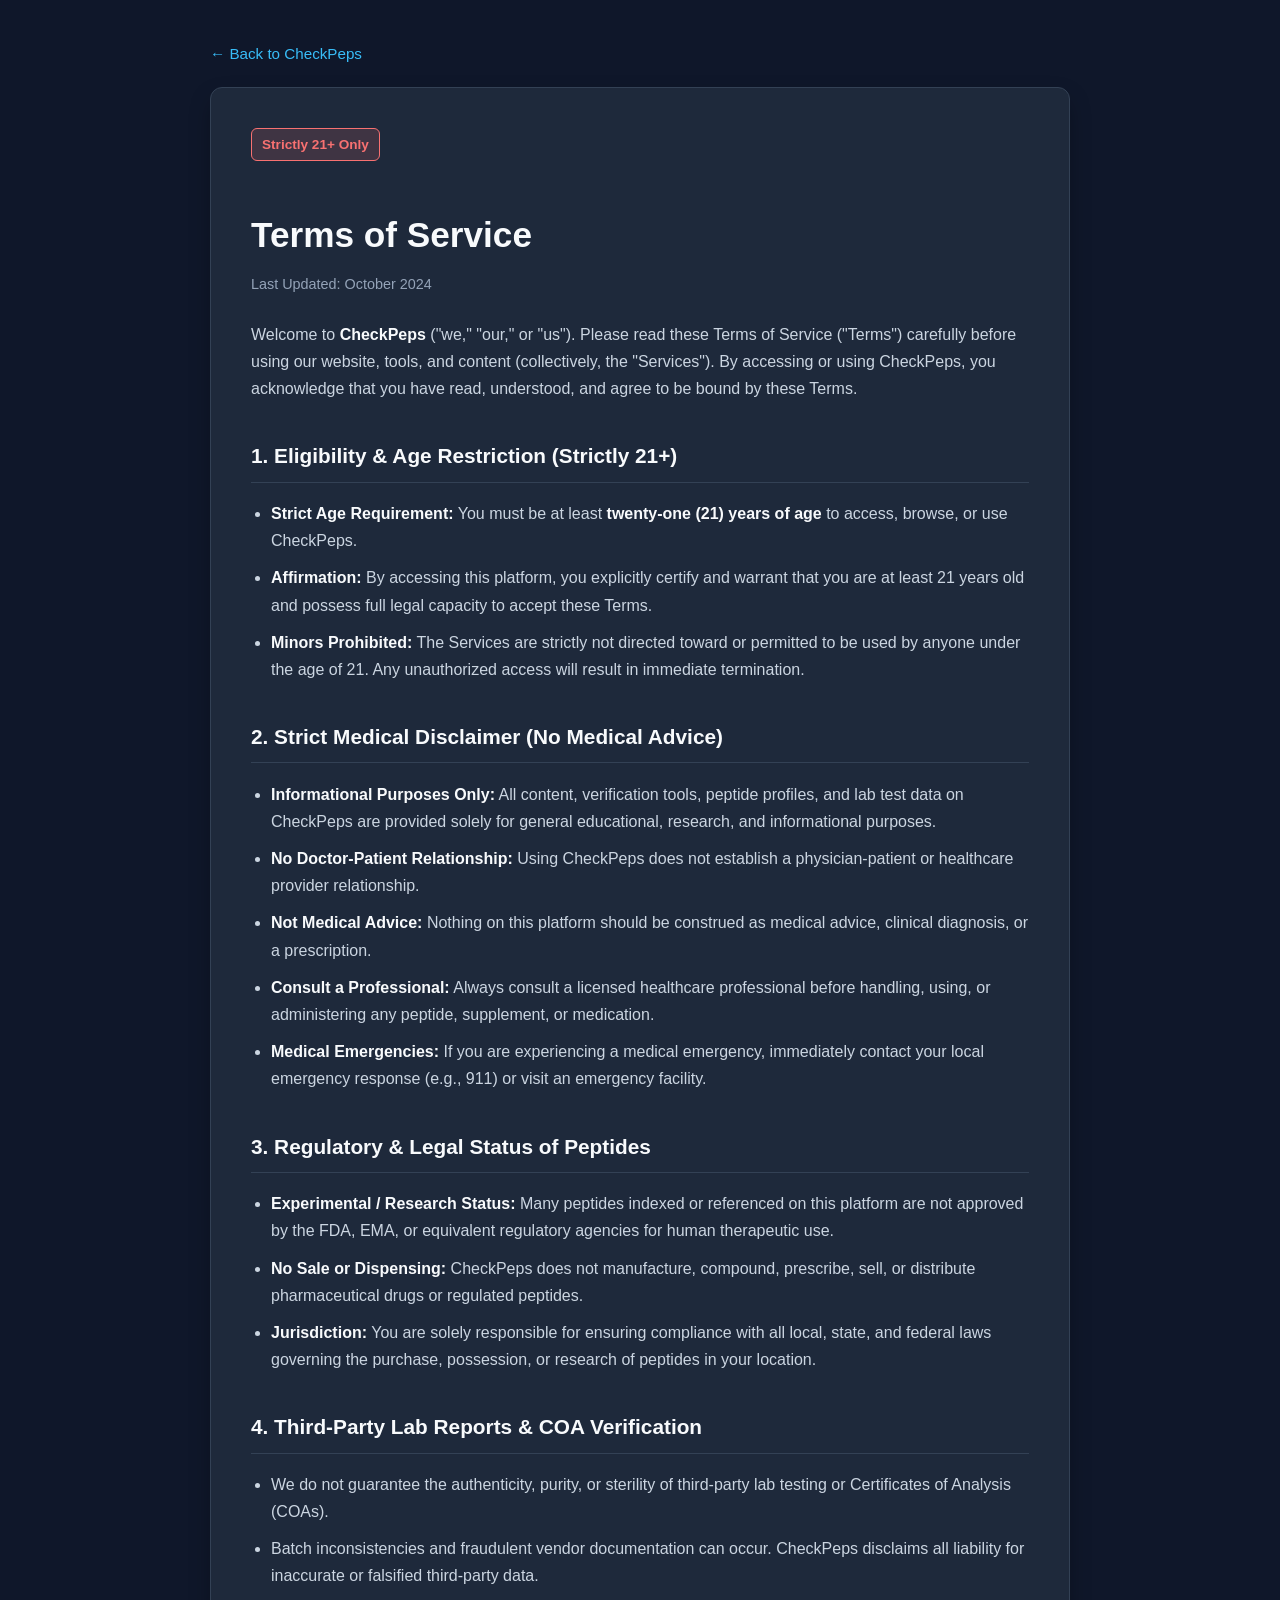
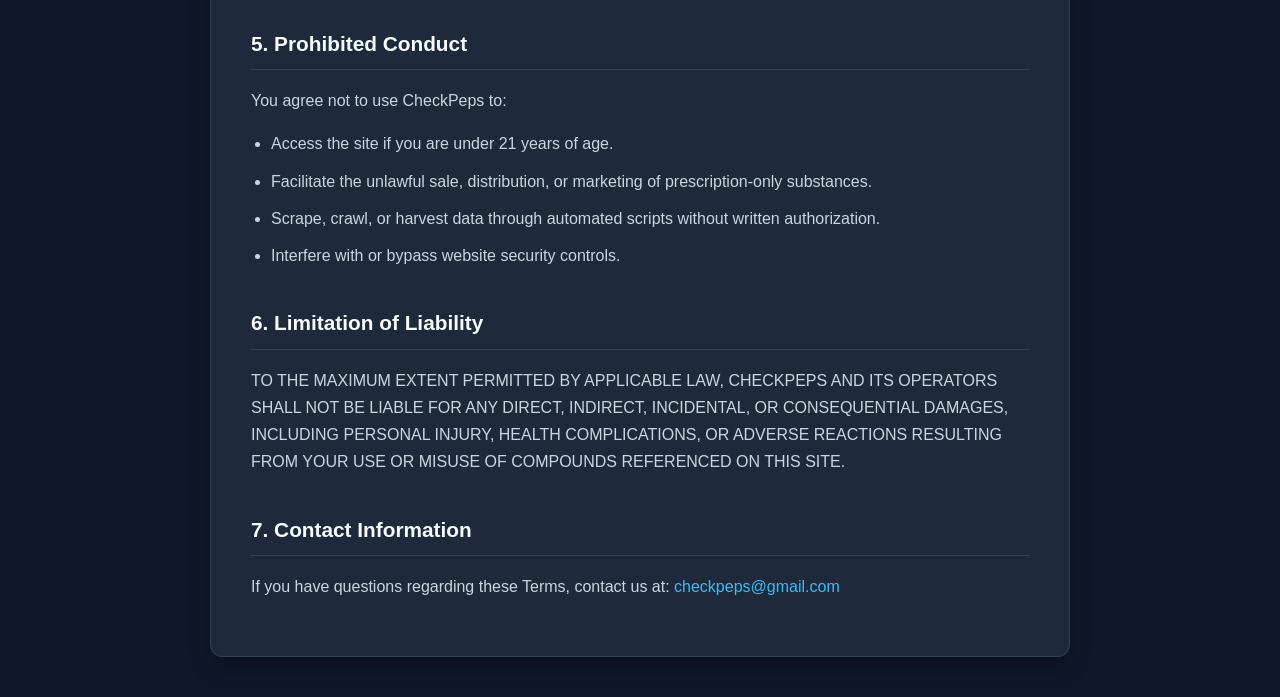
<file: terms.html>
<!DOCTYPE html>
<html lang="en">
<head>
  <meta charset="UTF-8" />
  <meta name="viewport" content="width=device-width, initial-scale=1.0" />
  <title>Terms of Service - CheckPeps</title>
  <link rel="stylesheet" href="/terms.css" />
</head>
<body>
  <div class="container">
    <a href="/" class="back-btn">&larr; Back to CheckPeps</a>
    
    <div class="card">
      <span class="badge-21">Strictly 21+ Only</span>
      <h1>Terms of Service</h1>
      <div class="last-updated">Last Updated: October 2024</div>

      <p>Welcome to <strong>CheckPeps</strong> ("we," "our," or "us"). Please read these Terms of Service ("Terms") carefully before using our website, tools, and content (collectively, the "Services"). By accessing or using CheckPeps, you acknowledge that you have read, understood, and agree to be bound by these Terms.</p>

      <h2>1. Eligibility &amp; Age Restriction (Strictly 21+)</h2>
      <ul>
        <li><strong>Strict Age Requirement:</strong> You must be at least <strong>twenty-one (21) years of age</strong> to access, browse, or use CheckPeps.</li>
        <li><strong>Affirmation:</strong> By accessing this platform, you explicitly certify and warrant that you are at least 21 years old and possess full legal capacity to accept these Terms.</li>
        <li><strong>Minors Prohibited:</strong> The Services are strictly not directed toward or permitted to be used by anyone under the age of 21. Any unauthorized access will result in immediate termination.</li>
      </ul>

      <h2>2. Strict Medical Disclaimer (No Medical Advice)</h2>
      <ul>
        <li><strong>Informational Purposes Only:</strong> All content, verification tools, peptide profiles, and lab test data on CheckPeps are provided solely for general educational, research, and informational purposes.</li>
        <li><strong>No Doctor-Patient Relationship:</strong> Using CheckPeps does not establish a physician-patient or healthcare provider relationship.</li>
        <li><strong>Not Medical Advice:</strong> Nothing on this platform should be construed as medical advice, clinical diagnosis, or a prescription.</li>
        <li><strong>Consult a Professional:</strong> Always consult a licensed healthcare professional before handling, using, or administering any peptide, supplement, or medication.</li>
        <li><strong>Medical Emergencies:</strong> If you are experiencing a medical emergency, immediately contact your local emergency response (e.g., 911) or visit an emergency facility.</li>
      </ul>

      <h2>3. Regulatory &amp; Legal Status of Peptides</h2>
      <ul>
        <li><strong>Experimental / Research Status:</strong> Many peptides indexed or referenced on this platform are not approved by the FDA, EMA, or equivalent regulatory agencies for human therapeutic use.</li>
        <li><strong>No Sale or Dispensing:</strong> CheckPeps does not manufacture, compound, prescribe, sell, or distribute pharmaceutical drugs or regulated peptides.</li>
        <li><strong>Jurisdiction:</strong> You are solely responsible for ensuring compliance with all local, state, and federal laws governing the purchase, possession, or research of peptides in your location.</li>
      </ul>

      <h2>4. Third-Party Lab Reports &amp; COA Verification</h2>
      <ul>
        <li>We do not guarantee the authenticity, purity, or sterility of third-party lab testing or Certificates of Analysis (COAs).</li>
        <li>Batch inconsistencies and fraudulent vendor documentation can occur. CheckPeps disclaims all liability for inaccurate or falsified third-party data.</li>
      </ul>

      <h2>5. Prohibited Conduct</h2>
      <p>You agree not to use CheckPeps to:</p>
      <ul>
        <li>Access the site if you are under 21 years of age.</li>
        <li>Facilitate the unlawful sale, distribution, or marketing of prescription-only substances.</li>
        <li>Scrape, crawl, or harvest data through automated scripts without written authorization.</li>
        <li>Interfere with or bypass website security controls.</li>
      </ul>

      <h2>6. Limitation of Liability</h2>
      <p>TO THE MAXIMUM EXTENT PERMITTED BY APPLICABLE LAW, CHECKPEPS AND ITS OPERATORS SHALL NOT BE LIABLE FOR ANY DIRECT, INDIRECT, INCIDENTAL, OR CONSEQUENTIAL DAMAGES, INCLUDING PERSONAL INJURY, HEALTH COMPLICATIONS, OR ADVERSE REACTIONS RESULTING FROM YOUR USE OR MISUSE OF COMPOUNDS REFERENCED ON THIS SITE.</p>

      <h2>7. Contact Information</h2>
      <p>If you have questions regarding these Terms, contact us at: <a href="mailto:checkpeps@gmail.com">checkpeps@gmail.com</a></p>
    </div>
  </div>
</body>
</html>
</file>
<file: styles.css>
/* ==========================================================================
   CheckPeps — marketing site styles
   Single stylesheet, no preprocessor, no framework, no @import (no extra RTT).
   ========================================================================== */

/* --- Design tokens ------------------------------------------------------- */

:root {
  color-scheme: light dark;

  --bg: #ffffff;
  --bg-subtle: #f5f8f9;
  --bg-raised: #ffffff;
  --border: #dde5e8;
  --border-strong: #bfcbd1;

  --text: #0e1b21;
  --text-muted: #4a5c66;

  --accent: #0f6b6b;
  --accent-hover: #0b5252;
  --accent-fg: #ffffff;
  --accent-subtle: #e7f1f1;

  --flag: #7a4400;
  --flag-subtle: #fdf4e8;
  --flag-border: #f0dcc0;

  --stop: #8c2f2f;
  --stop-subtle: #fbeeee;
  --stop-border: #f0d4d4;

  --shadow: 0 1px 2px rgb(14 27 33 / 6%), 0 8px 24px -12px rgb(14 27 33 / 18%);

  /* Deep full-bleed blocks. Always paired with --on-deep text. */
  --deep: #0d3b40;
  --deep-raised: #14494f;
  --deep-border: #235a60;
  --on-deep: #ffffff;
  --on-deep-muted: #b9d4d6;
  --accent-on-deep: #7fd8ce;

  /* The darkest surface — the footer — and its hairlines. */
  --ink: #061a1d;
  --ink-border: #17363c;
  /* Pending tags and flags sitting on deep or ink surfaces. */
  --flag-on-deep: #f1c98f;
  /* Hairline grid used as texture on deep surfaces. */
  --grid-line: rgb(255 255 255 / 6%);

  --radius: 12px;
  --radius-lg: 20px;
  --radius-xl: 32px;
  --radius-pill: 999px;

  --measure: 68ch;
  --page: 1200px;
  --gutter: clamp(1.25rem, 5vw, 2.5rem);

  --step-0: clamp(1rem, 0.96rem + 0.2vw, 1.0625rem);
  --step-1: clamp(1.125rem, 1.06rem + 0.3vw, 1.25rem);
  --step-2: clamp(1.375rem, 1.25rem + 0.7vw, 1.9rem);
  /* Section headings run nearly as large as the h1 — that near-parity is a big
     part of the editorial feel, and 40px was reading as a subhead. */
  --step-3: clamp(2rem, 1.35rem + 2.6vw, 3.6rem);
  --step-4: clamp(2.4rem, 1.4rem + 3.8vw, 4.6rem);

  --font: ui-sans-serif, system-ui, -apple-system, "Segoe UI", Roboto,
    "Helvetica Neue", Arial, "Noto Sans", sans-serif, "Apple Color Emoji",
    "Segoe UI Emoji";
  /* Display type prefers Windows 11's optical display cut where it is installed;
     macOS and iOS already switch to their display cut at these sizes. Still no
     web font: everything here is already on the visitor's machine. */
  --font-display: "Segoe UI Variable Display", ui-sans-serif, system-ui,
    -apple-system, "Segoe UI", Roboto, "Helvetica Neue", Arial, "Noto Sans",
    sans-serif;
  --font-mono: ui-monospace, SFMono-Regular, "SF Mono", Menlo, Consolas,
    "Liberation Mono", monospace;
}

@media (prefers-color-scheme: dark) {
  :root {
    --bg: #0b1418;
    --bg-subtle: #101d22;
    --bg-raised: #13232a;
    --border: #223740;
    --border-strong: #35505c;

    --text: #e8eef1;
    --text-muted: #9fb0b8;

    --accent: #5ec8bf;
    --accent-hover: #85dad3;
    --accent-fg: #04211e;
    --accent-subtle: #12312f;

    --flag: #e8b478;
    --flag-subtle: #241b0f;
    --flag-border: #3d2e18;

    --stop: #e79b9b;
    --stop-subtle: #251314;
    --stop-border: #3f2122;

    --shadow: 0 1px 2px rgb(0 0 0 / 40%), 0 8px 24px -12px rgb(0 0 0 / 70%);

    /* Lifted, not deepened: #0d3b40 sits too close to the dark page background
       to read as a distinct block. */
    --deep: #10474e;
    --deep-raised: #17565d;
    --deep-border: #2a6b72;
    --on-deep: #f2f8f8;
    --on-deep-muted: #a9c7ca;
    --accent-on-deep: #7fd8ce;

    --ink: #050e11;
    --ink-border: #182a30;
  }
}

/* --- Reset --------------------------------------------------------------- */

*,
*::before,
*::after {
  box-sizing: border-box;
}

html {
  -webkit-text-size-adjust: 100%;
  scroll-behavior: smooth;
}

body {
  margin: 0;
  background: var(--bg);
  color: var(--text);
  font-family: var(--font);
  font-size: var(--step-0);
  line-height: 1.65;
  -webkit-font-smoothing: antialiased;
  text-rendering: optimizeLegibility;
}

/* Display type is light, tightly tracked, and set almost solid — that pairing
   is what reads as modern. Card and UI headings stay heavier, because 430 at
   18px reads as weak rather than editorial. */
h1,
h2,
h3,
h4 {
  margin: 0;
  letter-spacing: -0.022em;
  text-wrap: balance;
}

h1,
h2 {
  font-family: var(--font-display);
  font-weight: 430;
  line-height: 1.02;
  letter-spacing: -0.038em;
}

h3,
h4 {
  font-weight: 600;
  line-height: 1.2;
  letter-spacing: -0.015em;
  /* `balance` evens the line lengths, which shatters a short card heading into
     three stacked fragments. `pretty` only fixes orphans. */
  text-wrap: pretty;
}

h1 { font-size: var(--step-4); }
h2 { font-size: var(--step-3); }
h3 { font-size: var(--step-2); }
h4 { font-size: var(--step-1); }

p,
ul,
ol,
dl {
  margin: 0;
}

p { text-wrap: pretty; }

img,
svg {
  max-width: 100%;
  height: auto;
  display: block;
}

a {
  color: var(--accent);
  text-underline-offset: 0.2em;
  text-decoration-thickness: 0.08em;
}

a:hover { color: var(--accent-hover); }

ul, ol { padding-left: 1.25em; }

hr {
  border: 0;
  border-top: 1px solid var(--border);
  margin: 0;
}

/* --- Focus & motion ------------------------------------------------------ */

:focus-visible {
  outline: 3px solid var(--accent);
  outline-offset: 3px;
  border-radius: 4px;
}

/* Never remove the ring; only tune where the default hugs the box awkwardly. */
.btn:focus-visible,
.chip:focus-visible {
  outline-offset: 4px;
}

/* Windows High Contrast and friends override every author background and
   colour. Anything whose meaning was carried by a fill — the primary button,
   the boundary chips, the numbered badges, the tinted does/does-not panels —
   loses its shape unless it also has a real edge. `transparent` stays
   transparent when forced, so those borders must be made explicit here. */
@media (forced-colors: active) {
  .btn,
  .chip,
  .flow__num,
  .step__num {
    border: 1px solid currentColor;
  }

  .card,
  .callout,
  .panel,
  .hero__panel {
    border: 1px solid CanvasText;
  }

  /* Decorative connector between flow steps; a forced background would drop it. */
  .flow__step:not(:last-child)::before {
    background: CanvasText;
  }

  /* The ring must not depend on a brand token that no longer renders. */
  :focus-visible {
    outline-color: Highlight;
  }
}

@media (prefers-reduced-motion: reduce) {
  html { scroll-behavior: auto; }

  *,
  *::before,
  *::after {
    animation-duration: 0.001ms !important;
    animation-iteration-count: 1 !important;
    transition-duration: 0.001ms !important;
    scroll-behavior: auto !important;
  }
}

/* --- Utilities ----------------------------------------------------------- */

/* `fixed`, not `absolute`: an absolutely-positioned skip link scrolls away with
   the document, so focusing it after any scroll reveals nothing. */
.skip-link {
  position: fixed;
  left: 0.5rem;
  top: 0.5rem;
  z-index: 100;
  padding: 0.65rem 1rem;
  background: var(--accent);
  color: var(--accent-fg);
  border-radius: var(--radius);
  font-weight: 600;
  text-decoration: none;
  transform: translateY(-160%);
  transition: transform 120ms ease;
}

.skip-link:focus {
  transform: translateY(0);
  color: var(--accent-fg);
}

.visually-hidden {
  position: absolute;
  width: 1px;
  height: 1px;
  margin: -1px;
  padding: 0;
  overflow: hidden;
  clip-path: inset(50%);
  white-space: nowrap;
  border: 0;
}

.wrap {
  width: 100%;
  max-width: var(--page);
  margin-inline: auto;
  padding-inline: var(--gutter);
}

.prose { max-width: var(--measure); }

.prose > * + * { margin-top: 1.1em; }

.prose h2 { margin-top: 2.2em; }
.prose h3 { margin-top: 1.8em; }
.prose li + li { margin-top: 0.4em; }

/* Document tables. These rules used to sit in style attributes, which the CSP
   blocks; the markup now carries only class="table". */
.prose .table {
  width: 100%;
  border-collapse: collapse;
  font-size: 0.9375rem;
}

.prose .table th,
.prose .table td {
  padding: 0.625rem;
  text-align: left;
  border-bottom: 1px solid var(--border);
}

.prose .table thead th { border-bottom: 2px solid var(--border-strong); }

/* `.wrap.prose` collapsed the container itself to the measure and then centred
   it, so body copy floated mid-page while the page-head above stayed left
   aligned at the gutter. Keep the wrap's box and cap the children instead, so
   both share a left edge. */
.wrap.prose {
  max-width: var(--page);
}

.wrap.prose > * {
  max-width: var(--measure);
}

.eyebrow {
  display: flex;
  align-items: center;
  gap: 0.7rem;
  font-size: 0.75rem;
  font-weight: 650;
  letter-spacing: 0.16em;
  text-transform: uppercase;
  color: var(--accent);
  margin: 0;
}

/* Chapter numbers run through a page's sections: "01 | Who it is for". They
   are generated content with an empty alternative, so assistive tech reads the
   label alone. Browsers without that syntax drop the rule and show no number. */
main { counter-reset: chapter; }

.section .eyebrow::before {
  counter-increment: chapter;
  content: counter(chapter, decimal-leading-zero) / "";
  padding-right: 0.7rem;
  border-right: 1px solid color-mix(in srgb, currentColor 45%, transparent);
  font-family: var(--font-mono);
  letter-spacing: 0.02em;
}

/* Second clause of a heading, set in the accent. */
.h-accent { color: var(--accent); }

.lede {
  font-size: var(--step-1);
  color: var(--text-muted);
  max-width: 56ch;
}

.muted { color: var(--text-muted); }

/* Generous by design. Compact sections are what made this read as a document
   rather than a site; each block should own the screen it sits on. */
.section {
  padding-block: clamp(4.5rem, 11vw, 9rem);
}

.section--subtle {
  background: var(--bg-subtle);
  border-block: 1px solid var(--border);
}

/* Deep, inset, rounded block — the one section allowed to be loud. Inset by the
   gutter rather than full-bleed, so the corner radius is actually visible. */
.section--feature {
  margin-inline: var(--gutter);
  /* Without vertical separation an inset block reads as a full-bleed stripe and
     the corner radius stops doing any work. */
  margin-block: clamp(1.5rem, 4vw, 3rem);
  border-radius: var(--radius-xl);
  background: var(--deep);
  color: var(--on-deep);
}

.section--feature h2,
.section--feature h3,
.section--feature .callout__title {
  color: var(--on-deep);
}

.section--feature .eyebrow,
.section--feature .h-accent {
  color: var(--accent-on-deep);
}

.section--feature .callout { margin-top: 2rem; }

.section--feature .lede,
.section--feature .card p,
.section--feature .callout p {
  color: var(--on-deep-muted);
}

.section--feature .card,
.section--feature .callout {
  background: var(--deep-raised);
  border-color: var(--deep-border);
}

.section--feature .callout {
  border-left-color: var(--accent-on-deep);
}

.section--feature a {
  color: var(--accent-on-deep);
}

/* Four abreast makes each card too narrow for its heading. Two-up gives the
   headings a single line and suits the block's weight. */
@media (min-width: 900px) {
  .section--feature .grid {
    grid-template-columns: repeat(2, minmax(0, 1fr));
  }
}

.section--feature :focus-visible {
  outline-color: var(--accent-on-deep);
}

.section__head {
  max-width: 60ch;
  margin-bottom: clamp(2rem, 4vw, 3rem);
}

.section__head > * + * { margin-top: 0.85rem; }

/* At width, a single narrow column of heading text leaves the right half of
   every section empty. Set the heading against its lede instead, which uses the
   measure and reads as deliberate rather than unfinished. */
@media (min-width: 900px) {
  .section__head {
    max-width: none;
    display: grid;
    grid-template-columns: minmax(0, 1.05fr) minmax(0, 1fr);
    column-gap: clamp(2rem, 5vw, 4.5rem);
    row-gap: 1rem;
    align-items: end;
  }

  .section__head > * + * { margin-top: 0; }

  .section__head .eyebrow { grid-column: 1 / -1; }

  .section__head .lede { max-width: 46ch; }

  /* Nothing to put in the second column, so don't open one. */
  .section__head:not(:has(.lede)) {
    display: block;
    max-width: 60ch;
  }
}

/* --- Buttons ------------------------------------------------------------- */

/* A pill that squares its corners off under the pointer. The resting radius is
   half the height rather than 999px, so the corners visibly travel instead of
   sitting still for most of the transition and then snapping. */
.btn {
  display: inline-flex;
  align-items: center;
  justify-content: center;
  gap: 0.5rem;
  padding: 0.95rem 1.75rem;
  min-height: 54px;
  border: 1px solid transparent;
  border-radius: 27px;
  font: inherit;
  font-weight: 600;
  text-decoration: none;
  cursor: pointer;
  transition:
    background-color 140ms ease,
    border-color 140ms ease,
    color 140ms ease,
    border-radius 520ms cubic-bezier(0.23, 1, 0.32, 1);
}

.btn:hover { border-radius: var(--radius); }

.btn--primary {
  background: var(--accent);
  color: var(--accent-fg);
}

.btn--primary:hover {
  background: var(--accent-hover);
  color: var(--accent-fg);
}

.btn--secondary {
  background: transparent;
  color: var(--text);
  border-color: var(--border-strong);
}

.btn--secondary:hover {
  background: var(--bg-subtle);
  color: var(--text);
  border-color: var(--text-muted);
}

.btn-row {
  display: flex;
  flex-wrap: wrap;
  gap: 0.75rem;
}

/* Buttons closing a run of prose sit further off the last paragraph. */
.prose > .btn-row { margin-top: 1.75rem; }

/* --- Header -------------------------------------------------------------- */

/* Dark glass throughout, so the header reads as part of the masthead on the
   home page and as deliberate site furniture everywhere else. 80% ink keeps the
   muted link colour above 6:1 even with white page content blurred behind it. */
.site-header {
  position: sticky;
  top: 0;
  z-index: 50;
  background: color-mix(in srgb, var(--ink) 80%, transparent);
  -webkit-backdrop-filter: blur(14px) saturate(150%);
  backdrop-filter: blur(14px) saturate(150%);
  border-bottom: 1px solid color-mix(in srgb, var(--on-deep) 10%, transparent);
  color: var(--on-deep);
}

.site-header .brand,
.site-header .brand:hover { color: var(--on-deep); }

/* Small caps-style links with a rule that draws in from the left; the current
   page keeps its rule and takes the mint. */
.site-header .nav__link {
  position: relative;
  color: var(--on-deep-muted);
  font-size: 0.75rem;
  font-weight: 650;
  letter-spacing: 0.12em;
  text-transform: uppercase;
}

.site-header .nav__link::after {
  content: "";
  position: absolute;
  left: 0.7rem;
  right: 0.7rem;
  bottom: 0.3rem;
  height: 1px;
  background: currentColor;
  transform: scaleX(0);
  transform-origin: 0 50%;
  transition: transform 320ms cubic-bezier(0.2, 0.7, 0.2, 1);
}

.site-header .nav__link:hover {
  color: var(--on-deep);
  background: transparent;
}

.site-header .nav__link:hover::after { transform: scaleX(1); }

.site-header .nav__link[aria-current="page"] {
  color: var(--accent-on-deep);
  background: transparent;
}

.site-header .nav__link[aria-current="page"]::after {
  height: 2px;
  transform: scaleX(1);
}

.site-header .nav__toggle {
  color: var(--on-deep);
  border-color: color-mix(in srgb, var(--on-deep) 40%, transparent);
}

.site-header :focus-visible { outline-color: var(--accent-on-deep); }

.site-header__inner {
  display: flex;
  align-items: center;
  justify-content: space-between;
  gap: 1rem;
  min-height: 64px;
}

.brand {
  display: inline-flex;
  align-items: center;
  gap: 0.55rem;
  font-weight: 680;
  font-size: 1.0625rem;
  letter-spacing: -0.02em;
  color: var(--text);
  text-decoration: none;
}

.brand:hover { color: var(--text); }

.brand svg,
.brand__mark { flex: none; }

/* The CP mark carries its own white disc, so it reads on the deep header and
   footer and on light surfaces alike. */
.brand__mark { display: block; border-radius: 50%; }

.nav__list {
  display: flex;
  align-items: center;
  gap: 0.35rem;
  list-style: none;
  margin: 0;
  padding: 0;
}

.nav__link {
  display: block;
  padding: 0.5rem 0.7rem;
  border-radius: var(--radius);
  color: var(--text-muted);
  text-decoration: none;
  font-weight: 550;
  font-size: 0.9375rem;
}

.nav__link:hover {
  color: var(--text);
  background: var(--bg-subtle);
}

.nav__link[aria-current="page"] {
  color: var(--text);
  background: var(--accent-subtle);
}

.nav__toggle {
  display: none;
  align-items: center;
  gap: 0.5rem;
  min-height: 44px;
  padding: 0.5rem 0.8rem;
  background: transparent;
  border: 1px solid var(--border-strong);
  border-radius: var(--radius);
  color: var(--text);
  font: inherit;
  font-weight: 600;
  font-size: 0.9375rem;
  cursor: pointer;
}

/* Above the breakpoint the nav is always shown. This overrides the UA
   stylesheet's `[hidden] { display: none }`, so the desktop nav can never be
   left hidden by a stale `hidden` attribute set while the viewport was narrow —
   it does not depend on the resize listener firing, or on JS running at all. */
@media (min-width: 861px) {
  .nav[hidden] { display: block; }
}

@media (max-width: 860px) {
  .nav__toggle { display: inline-flex; }

  .nav {
    position: absolute;
    inset-inline: 0;
    top: 100%;
    background: var(--ink);
    border-bottom: 1px solid var(--ink-border);
    box-shadow: var(--shadow);
    padding: 0.5rem var(--gutter) 1rem;
  }

  .nav[hidden] { display: none; }

  .nav__list {
    flex-direction: column;
    align-items: stretch;
    gap: 0.15rem;
  }

  .nav__link {
    padding: 0.75rem 0.75rem;
    font-size: 1rem;
  }

  .site-header .nav__link { font-size: 0.875rem; }

  /* A full-width rule under a full-width row reads as a divider, not a marker. */
  .site-header .nav__link::after {
    right: auto;
    bottom: 0.45rem;
    width: 1.5rem;
  }
}

/* --- Hero ---------------------------------------------------------------- */

/* The masthead is one continuous deep field, header included, so the opening
   screen reads as an immersive block rather than a document header over paper.
   White-on-deep is the single biggest reason an editorial site feels editorial. */
.hero {
  position: relative;
  isolation: isolate;
  padding-block: clamp(4.5rem, 10vw, 8.5rem) clamp(4.5rem, 9vw, 7.5rem);
  overflow: hidden;
  background: var(--deep);
  color: var(--on-deep);
}

.hero .lede,
.hero .boundaries__label,
.hero .flow__desc,
.hero .panel__title {
  color: var(--on-deep-muted);
}

.hero .eyebrow { color: var(--accent-on-deep); }

.hero .boundaries { border-top-color: var(--deep-border); }

/* Panel lifts off the field rather than sitting on paper. */
.hero .hero__panel {
  background: var(--deep-raised);
  border-color: var(--deep-border);
  box-shadow: none;
}

.hero .flow__name { color: var(--on-deep); }

.hero .flow__num {
  background: transparent;
  border-color: var(--accent-on-deep);
  color: var(--accent-on-deep);
}

.hero .flow__step--terminal .flow__num {
  background: var(--accent-on-deep);
  color: var(--deep);
}

.hero .flow__step:not(:last-child)::before { background: var(--deep-border); }

/* Boundary chips need a light red to clear contrast on the deep field. */
/* A light tint behind the chip raised its base and cost ~1.5:1 of contrast.
   Backing it with the deep instead darkens the base and buys it back. */
.hero .chip {
  background: color-mix(in srgb, var(--deep) 62%, transparent);
  border-color: color-mix(in srgb, #ffb3b3 42%, transparent);
  color: #ffb3b3;
}

/* Inverted buttons: a teal fill would sit too close to the field behind it. */
.hero .btn--primary,
.cta-card .btn--primary {
  background: var(--on-deep);
  color: var(--deep);
}

.hero .btn--primary:hover,
.cta-card .btn--primary:hover {
  background: var(--accent-on-deep);
  color: var(--deep);
}

.hero .btn--secondary,
.cta-card .btn--secondary {
  color: var(--on-deep);
  border-color: color-mix(in srgb, var(--on-deep) 45%, transparent);
}

.hero .btn--secondary:hover,
.cta-card .btn--secondary:hover {
  background: color-mix(in srgb, var(--on-deep) 12%, transparent);
  color: var(--on-deep);
  border-color: var(--on-deep);
}

.hero :focus-visible,
.cta-card :focus-visible { outline-color: var(--accent-on-deep); }

/* Stands in for the photography an editorial site would open with: a soft field
   of brand colour so the first screen is not flat white. If real art arrives,
   this is the layer it replaces. */
/* z-index 0 with the content lifted to 1, rather than a negative index behind
   the hero. A negative-index child interacts badly with the parent's own
   background and rendered nothing at all. */
.hero__media {
  position: absolute;
  inset: 0;
  z-index: 0;
  overflow: hidden;
}

.hero__media img {
  width: 100%;
  height: 100%;
  object-fit: cover;
  object-position: 65% 50%;
}

/* Guarantees copy contrast no matter what the art behind it does. Strongest at
   the left where the headline sits, thinning out to let the image show. Do not
   remove this when swapping in different art — it is the only thing keeping the
   hero text legible. */
.hero__media::after {
  content: "";
  position: absolute;
  inset: 0;
  z-index: 1;
  background: linear-gradient(
    100deg,
    /* Hold near-opaque across the copy column, then release quickly so the art
       reads at close to full strength on the right. A gentle slope across the
       whole width cannot do both: it either washes out the art or lets the
       glow bleed under the text. */
    color-mix(in srgb, var(--deep) 98%, transparent) 0%,
    color-mix(in srgb, var(--deep) 96%, transparent) 55%,
    color-mix(in srgb, var(--deep) 45%, transparent) 73%,
    transparent 90%
  );
}

/* Below the two-column breakpoint the copy spans the whole box, so it crosses
   the gradient's release point and lands on unveiled art — measured at 1.3:1.
   There is no room for the art to read at this width anyway, so the overlay
   goes flat and strong and the art survives only as texture. */
@media (max-width: 899px) {
  .hero__media::after {
    background: color-mix(in srgb, var(--deep) 93%, transparent);
  }
}

/* Hairline grid over the field — the lab-notebook texture shared by every deep
   surface. Above the contrast overlay so it survives on the copy side, faded out
   toward the art, and faint enough that no text measurably loses contrast. */
.hero__media::before {
  content: "";
  position: absolute;
  inset: 0;
  z-index: 2;
  pointer-events: none;
  background-image:
    linear-gradient(to right, var(--grid-line) 1px, transparent 1px),
    linear-gradient(to bottom, var(--grid-line) 1px, transparent 1px);
  background-size: 56px 56px;
  -webkit-mask-image: radial-gradient(75% 90% at 0% 0%, #000 15%, transparent 80%);
  mask-image: radial-gradient(75% 90% at 0% 0%, #000 15%, transparent 80%);
}

.hero__grid {
  position: relative;
  z-index: 1;
}

.hero__grid {
  display: grid;
  gap: clamp(2.5rem, 5vw, 4rem);
  align-items: start;
}

/* Single column now. The right side of the hero is the art, which is the whole
   point of having art. */
/* Wide enough for each sentence of the headline to hold one line on a laptop,
   and capped at 56vw so the copy never runs past the overlay's opaque zone. */
.hero__copy {
  max-width: 44rem;
}

@media (min-width: 1100px) {
  .hero__copy { max-width: min(52rem, 56vw); }
}

@media (min-width: 900px) {
  .hero {
    min-height: min(calc(100vh - 65px), 880px);
    display: grid;
    align-items: center;
  }
}

/* Outside the hero the flow is an editorial spread: its title set as a display
   line on the left, holding its place while the steps scroll past on the right. */
.flow-section .hero__panel {
  display: grid;
  gap: clamp(1.75rem, 4vw, 2.5rem);
  padding: 0;
  background: transparent;
  border: 0;
  box-shadow: none;
}

.flow-section .panel__title {
  max-width: 13ch;
  margin: 0;
  font-family: var(--font-display);
  font-size: var(--step-3);
  font-weight: 430;
  line-height: 1.02;
  letter-spacing: -0.038em;
  text-transform: none;
  color: var(--text);
}

.flow-section .flow {
  padding: clamp(1.5rem, 3.5vw, 2.25rem);
  background: var(--bg-raised);
  border: 1px solid var(--border);
  border-radius: var(--radius-lg);
  box-shadow: var(--shadow);
}

@media (min-width: 900px) {
  .flow-section .hero__panel {
    grid-template-columns: minmax(0, 0.8fr) minmax(0, 1.2fr);
    align-items: start;
  }

  .flow-section .panel__title {
    position: sticky;
    top: calc(65px + 2.5rem);
  }
}

.hero__copy > * + * { margin-top: 1.15rem; }

/* Break at the sentence, never inside it — the headline's whole job is the
   contrast between the two clauses, which a mid-sentence wrap destroys. */
.hero h1 { font-size: clamp(2.5rem, 1.1rem + 3.7vw, 4.75rem); }

.hero h1 span { display: block; }

/* A lit dot stands in for the chapter number the sections below carry. */
.hero .eyebrow::before {
  content: "";
  width: 0.45rem;
  height: 0.45rem;
  border-radius: 50%;
  background: currentColor;
  box-shadow: 0 0 0 0.3rem color-mix(in srgb, currentColor 22%, transparent);
}

/* On the deep masthead this must be the light mint, not the dark brand teal —
   #0f6b6b on #0d3b40 is very nearly invisible. */
.hero h1 span + span { color: var(--accent-on-deep); }

.hero .btn-row { margin-top: 1.75rem; }

/* Boundary strip: the "what it does NOT do" answer, above the fold. */
.boundaries {
  margin-top: 2rem;
  padding-top: 1.5rem;
  border-top: 1px solid var(--border);
}

.boundaries__label {
  font-size: 0.8125rem;
  font-weight: 650;
  letter-spacing: 0.06em;
  text-transform: uppercase;
  color: var(--text-muted);
  margin-bottom: 0.75rem;
}

.chips {
  display: flex;
  flex-wrap: wrap;
  gap: 0.5rem;
  list-style: none;
  margin: 0;
  padding: 0;
}

.chip {
  display: inline-flex;
  align-items: center;
  gap: 0.4rem;
  padding: 0.35rem 0.7rem 0.35rem 0.55rem;
  background: var(--stop-subtle);
  border: 1px solid var(--stop-border);
  border-radius: 999px;
  color: var(--stop);
  font-size: 0.875rem;
  font-weight: 600;
  white-space: nowrap;
}

.chip svg { flex: none; }

/* --- Flow diagram (inline SVG, no image request) ------------------------- */

.hero__panel {
  background: var(--bg-raised);
  border: 1px solid var(--border);
  border-radius: var(--radius-lg);
  box-shadow: var(--shadow);
  padding: clamp(1.25rem, 3vw, 1.75rem);
}

.panel__title {
  font-size: 0.8125rem;
  font-weight: 650;
  letter-spacing: 0.08em;
  text-transform: uppercase;
  color: var(--text-muted);
  margin-bottom: 1.1rem;
}

.flow {
  list-style: none;
  margin: 0;
  padding: 0;
  display: grid;
  gap: 0.15rem;
}

.flow__step {
  display: grid;
  grid-template-columns: 30px minmax(0, 1fr);
  gap: 0.85rem;
  padding-bottom: 1.1rem;
  position: relative;
}

.flow__step:last-child { padding-bottom: 0; }

/* Connector line between steps. */
.flow__step:not(:last-child)::before {
  content: "";
  position: absolute;
  left: 14px;
  top: 30px;
  bottom: 4px;
  width: 2px;
  background: var(--border);
}

.flow__num {
  position: relative;
  z-index: 1;
  display: grid;
  place-items: center;
  width: 30px;
  height: 30px;
  border-radius: 50%;
  background: var(--accent-subtle);
  border: 1px solid var(--accent);
  color: var(--accent);
  font-size: 0.8125rem;
  font-weight: 700;
  font-variant-numeric: tabular-nums;
}

.flow__step--terminal .flow__num {
  background: var(--accent);
  color: var(--accent-fg);
}

.flow__body > * + * { margin-top: 0.15rem; }

.flow__name {
  font-weight: 640;
  font-size: 0.9875rem;
  letter-spacing: -0.01em;
}

.flow__desc {
  font-size: 0.875rem;
  color: var(--text-muted);
  line-height: 1.5;
}

/* --- Cards --------------------------------------------------------------- */

.grid {
  display: grid;
  gap: 1.25rem;
  grid-template-columns: repeat(auto-fit, minmax(min(100%, 260px), 1fr));
}

.card {
  position: relative;
  background: var(--bg-raised);
  border: 1px solid var(--border);
  border-radius: var(--radius-lg);
  padding: clamp(1.4rem, 2.6vw, 1.9rem);
  transition: border-color 200ms ease;
}

.card:hover { border-color: var(--border-strong); }

.card > * + * { margin-top: 0.6rem; }

/* Cards in a grid carry an index in the corner, like entries in a notebook.
   Generated with an empty alternative, so it is never announced. */
.grid { counter-reset: card; }

.grid > .card::before {
  counter-increment: card;
  content: counter(card, decimal-leading-zero) / "";
  position: absolute;
  top: clamp(1.4rem, 2.6vw, 1.9rem);
  right: clamp(1.4rem, 2.6vw, 1.9rem);
  font-family: var(--font-mono);
  font-size: 0.75rem;
  font-weight: 600;
  line-height: 1.6;
  letter-spacing: 0.04em;
  color: var(--text-muted);
}

/* Keep a heading that opens its card clear of the index. */
.grid > .card > h3:first-child { padding-right: 2.5rem; }

.section--feature .card::before { color: var(--accent-on-deep); }

.card__icon {
  display: grid;
  place-items: center;
  width: 42px;
  height: 42px;
  border: 1px solid color-mix(in srgb, var(--accent) 22%, transparent);
  border-radius: var(--radius);
  background: linear-gradient(
    135deg,
    var(--accent-subtle),
    color-mix(in srgb, var(--accent) 14%, var(--accent-subtle))
  );
  color: var(--accent);
  margin-bottom: 1.1rem;
}

.card h3 {
  font-size: var(--step-1);
  letter-spacing: -0.015em;
}

.card p {
  color: var(--text-muted);
  font-size: 0.9375rem;
}

/* --- Steps (how it works) ------------------------------------------------ */

.steps {
  list-style: none;
  margin: 0;
  padding: 0;
  display: grid;
  gap: 1.25rem;
  counter-reset: step;
}

@media (min-width: 780px) {
  .steps { grid-template-columns: repeat(2, minmax(0, 1fr)); }
}

.step {
  position: relative;
  background: var(--bg-raised);
  border: 1px solid var(--border);
  border-radius: var(--radius-lg);
  padding: clamp(1.4rem, 2.6vw, 1.9rem);
  counter-increment: step;
  transition: border-color 200ms ease;
}

.step:hover { border-color: var(--border-strong); }

.step > * + * { margin-top: 0.55rem; }

.step__num {
  display: inline-grid;
  place-items: center;
  width: 32px;
  height: 32px;
  border-radius: 50%;
  background: var(--accent);
  color: var(--accent-fg);
  font-weight: 700;
  font-size: 0.875rem;
  font-variant-numeric: tabular-nums;
  margin-bottom: 0.5rem;
}

.step h3 { font-size: var(--step-1); }

.step p {
  color: var(--text-muted);
  font-size: 0.9375rem;
}

.steps + .callout { margin-top: 2rem; }

/* --- Two-column "does / does not" --------------------------------------- */

.split {
  display: grid;
  gap: 1.25rem;
}

@media (min-width: 820px) {
  .split { grid-template-columns: repeat(2, minmax(0, 1fr)); }
}

.panel {
  border-radius: var(--radius-lg);
  border: 1px solid var(--border);
  background: var(--bg-raised);
  padding: clamp(1.6rem, 3.4vw, 2.5rem);
}

.panel--does {
  border-color: color-mix(in srgb, var(--accent) 35%, var(--border));
  background: var(--accent-subtle);
}

.panel--does-not {
  border-color: var(--stop-border);
  background: var(--stop-subtle);
}

.panel__heading {
  display: flex;
  align-items: center;
  gap: 0.6rem;
  font-size: var(--step-2);
  letter-spacing: -0.025em;
  margin-bottom: 1.4rem;
}

.panel--does .panel__heading { color: var(--accent); }
.panel--does-not .panel__heading { color: var(--stop); }

/* Ruled like a ledger: hairlines between items instead of loose spacing. */
.checklist {
  list-style: none;
  margin: 0;
  padding: 0;
  display: grid;
}

.checklist li {
  display: grid;
  grid-template-columns: 20px minmax(0, 1fr);
  gap: 0.65rem;
  align-items: start;
  padding-block: 0.8rem;
  border-top: 1px solid color-mix(in srgb, currentColor 12%, transparent);
  font-size: 0.9375rem;
  line-height: 1.55;
}

.checklist li:first-child {
  padding-top: 0;
  border-top: 0;
}

.checklist li:last-child { padding-bottom: 0; }

.checklist svg {
  margin-top: 0.28em;
  flex: none;
}

.panel--does .checklist svg { color: var(--accent); }
.panel--does-not .checklist svg { color: var(--stop); }

.panel__note {
  margin-top: 1.25rem;
  padding-top: 1.1rem;
  border-top: 1px solid color-mix(in srgb, currentColor 18%, transparent);
  font-size: 0.875rem;
  color: var(--text-muted);
}

/* --- Callouts ------------------------------------------------------------ */

.callout {
  border: 1px solid var(--border);
  border-left: 4px solid var(--accent);
  border-radius: var(--radius);
  background: var(--bg-subtle);
  padding: 1.1rem 1.25rem;
}

.callout > * + * { margin-top: 0.5rem; }

.callout__title {
  font-weight: 650;
  font-size: 0.9375rem;
}

.callout p {
  font-size: 0.9375rem;
  color: var(--text-muted);
}

.callout--pending {
  border-left-color: var(--flag);
  background: var(--flag-subtle);
  border-color: var(--flag-border);
}

.callout--pending .callout__title { color: var(--flag); }

.callout--stop {
  border-left-color: var(--stop);
  background: var(--stop-subtle);
}

.callout--stop .callout__title { color: var(--stop); }

/* Placeholder marker for copy awaiting team review. */
.pending-tag {
  display: inline-block;
  padding: 0.2rem 0.55rem;
  border: 1px dashed var(--flag);
  border-radius: 6px;
  background: var(--flag-subtle);
  color: var(--flag);
  font-family: var(--font-mono);
  font-size: 0.8125rem;
  font-weight: 600;
  letter-spacing: 0.01em;
}

/* --- CTA ----------------------------------------------------------------- */

.cta {
  text-align: center;
  display: grid;
  justify-items: center;
  gap: 1.1rem;
}

.cta .lede { margin-inline: auto; }

.cta .btn-row { justify-content: center; }

/* The closing call to action is a lit panel rather than a paragraph on paper. */
.cta-card {
  border-radius: var(--radius-xl);
  padding: clamp(3rem, 8vw, 6rem) clamp(1.5rem, 6vw, 5rem);
  background: var(--deep);
  color: var(--on-deep);
}

.cta-card .cta {
  max-width: 46rem;
  margin-inline: auto;
}

.cta-card .eyebrow { justify-content: center; }

.cta-card h2 { color: var(--on-deep); }

.cta-card .eyebrow,
.cta-card .h-accent { color: var(--accent-on-deep); }

.cta-card .lede { color: var(--on-deep-muted); }

.cta-card + .callout {
  max-width: 46rem;
  margin: 1.25rem auto 0;
}

/* --- Deep fields --------------------------------------------------------- */

/* Deep surfaces below the hero share two decorative layers: a hairline grid
   fading out from the top-right corner, and a soft glow tucked into that corner.
   Both sit under the content in an isolated block, and the glow stays in the
   corner away from body copy, so text contrast is still measured against the
   flat fill. `clip`, not `hidden`, so the pinned statement keeps working. */
.page-head,
.section--feature,
.cta-card {
  position: relative;
  isolation: isolate;
  overflow: clip;
}

.page-head::before,
.section--feature::before,
.cta-card::before {
  content: "";
  position: absolute;
  inset: 0;
  z-index: -1;
  pointer-events: none;
  background-image:
    linear-gradient(to right, var(--grid-line) 1px, transparent 1px),
    linear-gradient(to bottom, var(--grid-line) 1px, transparent 1px);
  background-size: 56px 56px;
  -webkit-mask-image: radial-gradient(85% 75% at 100% 0%, #000 10%, transparent 70%);
  mask-image: radial-gradient(85% 75% at 100% 0%, #000 10%, transparent 70%);
}

.page-head::after,
.section--feature::after,
.cta-card::after {
  content: "";
  position: absolute;
  top: 0;
  right: 0;
  z-index: -1;
  width: min(80vw, 56rem);
  aspect-ratio: 1;
  translate: 40% -50%;
  border-radius: 50%;
  pointer-events: none;
  background: radial-gradient(
    closest-side,
    color-mix(in srgb, var(--accent-on-deep) 15%, transparent),
    transparent
  );
}

/* --- Footer -------------------------------------------------------------- */

/* The page ends on ink: the darkest surface, under a giant wordmark. */
.site-footer {
  background: var(--ink);
  color: var(--on-deep-muted);
  padding-block: clamp(3.5rem, 7vw, 5.5rem) clamp(2.5rem, 5vw, 3.5rem);
  font-size: 0.9375rem;
}

.site-footer .brand,
.site-footer .brand:hover { color: var(--on-deep); }

.site-footer :focus-visible { outline-color: var(--accent-on-deep); }

.site-footer .pending-tag {
  border-color: var(--flag-on-deep);
  background: color-mix(in srgb, var(--flag-on-deep) 10%, transparent);
  color: var(--flag-on-deep);
}

/* Decorative, so it is generated content with an empty alternative rather than
   a node in eight copies of the footer markup. Clipped horizontally, so a wide
   fallback font can never push the page sideways.

   The line box stays shorter than the letters on purpose, to keep the footer
   tight. `clip` plus a clip margin lets the ascenders and the tails of the p's
   show anyway; with plain `overflow: hidden` and a 0.8 line box they were
   sliced flat, which is what a laptop-width footer made obvious. */
.site-footer .wrap { container-type: inline-size; }

.site-footer .wrap::after {
  content: "checkpeps" / "";
  display: block;
  overflow: hidden;
  overflow: clip;
  overflow-clip-margin: 0.25em;
  margin-top: clamp(2.5rem, 6vw, 4rem);
  font-family: var(--font-display);
  /* Viewport width is the wrong ruler once the wrap stops growing: past about
     1500px the word ran wider than its box and the last letter was cut off.
     The second rule measures the wrap itself and leaves room for fonts wider
     than the house one; the first is the fallback where cqw is unsupported. */
  font-size: clamp(3.5rem, 18vw, 16rem);
  font-size: clamp(3.5rem, min(18vw, 21.5cqw), 16rem);
  font-weight: 600;
  line-height: 0.9;
  letter-spacing: -0.065em;
  text-align: center;
  white-space: nowrap;
  color: transparent;
  background: linear-gradient(
    180deg,
    color-mix(in srgb, var(--on-deep) 20%, transparent),
    color-mix(in srgb, var(--on-deep) 3%, transparent)
  );
  -webkit-background-clip: text;
  background-clip: text;
  user-select: none;
  pointer-events: none;
}

.footer__grid {
  display: grid;
  gap: 2rem;
}

@media (min-width: 760px) {
  .footer__grid {
    grid-template-columns: minmax(0, 1.4fr) repeat(2, minmax(0, 1fr));
    gap: 2.5rem;
  }
}

.footer__blurb {
  color: var(--on-deep-muted);
  max-width: 42ch;
  margin-top: 0.85rem;
  font-size: 0.9375rem;
}

.footer__heading {
  font-size: 0.75rem;
  font-weight: 650;
  letter-spacing: 0.16em;
  text-transform: uppercase;
  color: var(--on-deep);
  margin-bottom: 1rem;
}

.footer__list {
  list-style: none;
  margin: 0;
  padding: 0;
  display: grid;
  gap: 0.55rem;
}

/* inline-block + padding lifts these off a 20px line box to clear the 24px
   minimum target size (WCAG 2.2 SC 2.5.8). */
.footer__list a {
  display: inline-block;
  padding-block: 0.3rem;
  color: var(--on-deep-muted);
  text-decoration: none;
  /* An underline that draws in from the left, instead of snapping on. */
  background: linear-gradient(currentColor, currentColor) 0 calc(100% - 0.2rem) /
    0 1px no-repeat;
  transition:
    color 160ms ease,
    background-size 320ms cubic-bezier(0.2, 0.7, 0.2, 1);
}

.footer__list a:hover {
  color: var(--on-deep);
  background-size: 100% 1px;
}

.footer__bottom {
  margin-top: 2.5rem;
  padding-top: 1.5rem;
  border-top: 1px solid var(--ink-border);
  color: var(--on-deep-muted);
  font-size: 0.875rem;
}

.footer__bottom > * + * { margin-top: 0.75rem; }

.footer__disclaimer {
  max-width: 78ch;
}

/* --- Policy pages -------------------------------------------------------- */

/* Inner pages open on the same deep field as the home masthead. */
.page-head {
  padding-block: clamp(3.5rem, 8vw, 6.5rem) clamp(3rem, 6vw, 4.5rem);
  background: var(--deep);
  color: var(--on-deep);
}

.page-head > * + *,
.page-head .wrap > * + * { margin-top: 0.85rem; }

.page-head .wrap > h1 + .lede { margin-top: 1.25rem; }

.page-head h1 { max-width: 20ch; }

.page-head .lede,
.page-head .breadcrumb { color: var(--on-deep-muted); }

.page-head .breadcrumb a,
.page-head .h-accent { color: var(--accent-on-deep); }

.page-head :focus-visible { outline-color: var(--accent-on-deep); }

.breadcrumb {
  font-size: 0.875rem;
  color: var(--text-muted);
}

/* inline-block + padding clears the 24px minimum target size. */
.breadcrumb a {
  display: inline-block;
  padding-block: 0.2rem;
  text-decoration: none;
}

.breadcrumb a:hover { text-decoration: underline; }

/* A list that is navigation rather than prose: each row is a target in its own
   right, so it does not get the inline-text exemption from SC 2.5.8. */
.link-list {
  list-style: none;
  padding-left: 0;
  display: grid;
  gap: 0.35rem;
}

.link-list a {
  display: inline-block;
  padding-block: 0.35rem;
}

.doc {
  padding-block: clamp(2.5rem, 5vw, 3.5rem);
}

.doc__meta {
  font-size: 0.875rem;
  color: var(--text-muted);
  font-family: var(--font-mono);
}

.doc dl { display: grid; gap: 1.25rem; }

.doc dt {
  font-weight: 650;
  color: var(--text);
}

.doc dd {
  margin: 0.35rem 0 0;
  color: var(--text-muted);
}

/* --- Print --------------------------------------------------------------- */

@media print {
  .site-header,
  .nav__toggle,
  .skip-link,
  .btn-row { display: none !important; }

  body { background: #fff; color: #000; }
}

/* ==========================================================================
   Scroll storytelling
   Pinned statement, flow trail, reveals, hero intro and exit, card light,
   button arrow, footer glow. All of it is layered over a page that already
   works without it, behind two gates:

   - CSS-only effects (hero intro, button arrow) live inside
     `prefers-reduced-motion: no-preference`.
   - Scroll-driven effects hang off `.motion` on <html>, which main.js adds only
     when motion is allowed. Every hidden starting state is scoped under it, so
     a visitor without JS never meets invisible content.

   Only opacity and transforms animate. main.js writes custom properties at
   most once per frame, and only for scenes near the viewport.
   ========================================================================== */

:root {
  /* .site-header__inner min-height plus its 1px border. */
  --header-h: 65px;
  --ease-out: cubic-bezier(0.2, 0.7, 0.2, 1);
}

/* --- Statement (static baseline) ----------------------------------------- */

.statement {
  margin-bottom: clamp(2.5rem, 5vw, 4rem);
}

.statement__stage {
  position: relative;
}

.statement__stage > * + * { margin-top: 0.85rem; }

/* The statement is the loud line here, so the heading steps down a size and
   hands it the stage. It is still the section's h2. */
.statement__stage h2 {
  max-width: 30ch;
  font-size: var(--step-2);
  font-weight: 560;
  line-height: 1.2;
}

.statement__stage .statement__text {
  margin-top: clamp(1.4rem, 3vw, 2.25rem);
}

.statement__text {
  max-width: 22ch;
  font-size: clamp(2rem, 1.2rem + 3.4vw, 4.25rem);
  font-weight: 430;
  line-height: 1.06;
  letter-spacing: -0.03em;
  color: var(--on-deep);
  text-wrap: balance;
}

.statement__key { color: var(--accent-on-deep); }

/* --- Hero intro (CSS only) ----------------------------------------------- */

/* `backwards` fill, never `both`: holding the end state would let keyframe
   values override the scroll-driven properties the hero picks up afterwards. */
@media (prefers-reduced-motion: no-preference) {
  .hero__media {
    animation: cp-art-in 1600ms var(--ease-out) backwards;
  }

  .hero__copy > :not(h1),
  .hero h1 > span,
  .hero .chip {
    animation: cp-rise 850ms var(--ease-out) backwards;
  }

  .hero h1 > span:nth-child(1) { animation-delay: 90ms; }
  .hero h1 > span:nth-child(2) { animation-delay: 190ms; }
  .hero__copy > .lede { animation-delay: 300ms; }
  .hero__copy > .btn-row { animation-delay: 390ms; }
  .hero__copy > .boundaries { animation-delay: 480ms; }
  .hero .chip:nth-child(1) { animation-delay: 580ms; }
  .hero .chip:nth-child(2) { animation-delay: 630ms; }
  .hero .chip:nth-child(3) { animation-delay: 680ms; }
  .hero .chip:nth-child(4) { animation-delay: 730ms; }
  .hero .chip:nth-child(5) { animation-delay: 780ms; }
}

@keyframes cp-rise {
  from {
    opacity: 0;
    translate: 0 1rem;
  }
}

@keyframes cp-art-in {
  from {
    opacity: 0;
    scale: 1.06;
  }
}

/* --- Hero exit ------------------------------------------------------------ */

/* main.js runs --hero-exit from 0 (at rest) to 1 (scrolled away). The art
   trails the scroll. The copy lifts, and holds full strength until the hero is
   half gone, so it never sits on screen at reduced contrast for long. */
.motion .hero__media img {
  translate: 0 calc(var(--hero-exit, 0) * 24%);
}

.motion .hero__grid {
  translate: 0 calc(var(--hero-exit, 0) * -2.5rem);
  opacity: clamp(0, calc(2.1 - var(--hero-exit, 0) * 2.3), 1);
}

/* --- Reveal on enter ------------------------------------------------------ */

/* main.js tags targets `.reveal`, and tags the ones already on screen
   `.is-revealed` in the same task, so nothing visible at load blinks out. */
.motion .reveal {
  transition:
    opacity 760ms var(--ease-out) var(--reveal-delay, 0ms),
    translate 760ms var(--ease-out) var(--reveal-delay, 0ms);
}

.motion .reveal:not(.is-revealed) {
  opacity: 0;
  translate: 0 1.75rem;
}

/* While main.js tags the page on load. Without it, anything already styled
   once would transition out to its hidden or unreached state. */
.motion-init .reveal,
.motion-init .flow__num {
  transition: none !important;
}

/* --- Statement runway ----------------------------------------------------- */

/* The block becomes a tall runway and the stage pins below the header while
   --statement-p runs 0 → 1. Each word carries its own start (--w) and comes up
   from --statement-rest to full strength over a short window. */
.motion .statement--live {
  --statement-rest: 0.2;
  --statement-gain: 6;
  height: 200vh;
  height: 200svh;
}

.motion .statement--live .statement__stage {
  position: sticky;
  top: var(--header-h);
  display: grid;
  align-content: center;
  min-height: calc(100vh - var(--header-h));
  min-height: calc(100svh - var(--header-h));
  padding-left: clamp(1.25rem, 3vw, 2.75rem);
}

.motion .statement--live .statement__word {
  opacity: clamp(
    var(--statement-rest),
    calc(
      var(--statement-rest) +
        (var(--statement-p, 0) - var(--w, 0)) * var(--statement-gain)
    ),
    1
  );
}

.statement__rail { display: none; }

.motion .statement--live .statement__rail {
  display: block;
  position: absolute;
  left: 0;
  top: 50%;
  /* Absolutely placed, so the stage's sibling spacing must not push it. */
  margin: 0;
  width: 2px;
  height: min(62%, 30rem);
  translate: 0 -50%;
  border-radius: 2px;
  overflow: hidden;
  background: color-mix(in srgb, var(--on-deep) 16%, transparent);
}

.motion .statement--live .statement__rail > span {
  display: block;
  height: 100%;
  background: var(--accent-on-deep);
  transform-origin: 50% 0;
  transform: scaleY(var(--statement-p, 0));
}

/* --- Flow trail ----------------------------------------------------------- */

/* A fill runs down the step connectors as the reading line passes, and each
   number lights as the fill reaches it. main.js injects the trail and sizes it
   from the rendered numbers, so it follows any reflow. */
.flow__trail { display: none; }

.motion .flow-section .hero__panel { position: relative; }

.motion .flow__trail {
  display: block;
  position: absolute;
  z-index: 0;
  width: 2px;
  border-radius: 2px;
  background: var(--accent);
  transform-origin: 50% 0;
  transform: scaleY(var(--flow-p, 0));
  pointer-events: none;
}

.motion .flow__num {
  transition:
    background-color 360ms ease,
    border-color 360ms ease,
    color 360ms ease,
    box-shadow 360ms ease;
}

.motion .flow__step:not(.is-reached) .flow__num {
  background: var(--bg-raised);
  border-color: var(--border-strong);
  color: var(--text-muted);
}

.motion .flow__step.is-reached .flow__num {
  background: var(--accent);
  border-color: var(--accent);
  color: var(--accent-fg);
  box-shadow: 0 0 0 6px color-mix(in srgb, var(--accent) 16%, transparent);
}

/* --- Card light (hovering pointers only) ----------------------------------- */

/* main.js adds `.tilt` only where a mouse or trackpad can hover. The card leans
   a few degrees toward the pointer and a soft light follows it. The light sits
   under the text, so contrast only ever moves by a faint tint. */
.motion .tilt {
  position: relative;
  isolation: isolate;
  transition:
    opacity 760ms var(--ease-out) var(--reveal-delay, 0ms),
    translate 760ms var(--ease-out) var(--reveal-delay, 0ms),
    transform 520ms var(--ease-out),
    box-shadow 320ms ease,
    border-color 320ms ease;
}

.motion .tilt:hover {
  transform: perspective(1000px) rotateX(var(--tilt-x, 0deg))
    rotateY(var(--tilt-y, 0deg)) translateY(-4px);
  border-color: var(--border-strong);
  box-shadow: var(--shadow);
  transition-duration: 760ms, 760ms, 160ms, 320ms, 320ms;
}

.motion .tilt::after {
  content: "";
  position: absolute;
  inset: 0;
  z-index: -1;
  border-radius: inherit;
  background: radial-gradient(
    24rem circle at var(--glow-x, 50%) var(--glow-y, 50%),
    color-mix(in srgb, var(--accent) 13%, transparent),
    transparent 62%
  );
  opacity: 0;
  transition: opacity 320ms ease;
  pointer-events: none;
}

.motion .tilt:hover::after { opacity: 1; }

.section--feature .tilt::after {
  background: radial-gradient(
    24rem circle at var(--glow-x, 50%) var(--glow-y, 50%),
    color-mix(in srgb, var(--accent-on-deep) 16%, transparent),
    transparent 62%
  );
}

.section--feature .tilt:hover {
  border-color: color-mix(in srgb, var(--accent-on-deep) 45%, var(--deep-border));
}

/* --- Button arrow --------------------------------------------------------- */

/* The arrow runs out through the right and back in from the left, once per
   hover or focus: a nudge that something is ahead, not a loop. */
@media (prefers-reduced-motion: no-preference) {
  .btn:hover > svg,
  .btn:focus-visible > svg {
    animation: cp-arrow-through 560ms cubic-bezier(0.65, 0, 0.35, 1);
  }
}

@keyframes cp-arrow-through {
  0% {
    translate: 0 0;
    opacity: 1;
  }

  45% {
    translate: 0.85em 0;
    opacity: 0;
  }

  46% {
    translate: -0.85em 0;
    opacity: 0;
  }

  100% {
    translate: 0 0;
    opacity: 1;
  }
}

/* --- Footer glow ---------------------------------------------------------- */

/* A low brand-coloured glow rises in its own band beneath the footer content as
   the page bottoms out (--footer-rise, 0 → 1). The band is extra padding, so the
   glow never sits behind text and cannot touch its contrast. */
.motion .site-footer {
  --glow-band: clamp(4.5rem, 11vw, 8rem);
  position: relative;
  isolation: isolate;
  overflow: hidden;
  padding-bottom: calc(clamp(2.5rem, 5vw, 3.5rem) + var(--glow-band));
}

.motion .site-footer::before {
  content: "";
  position: absolute;
  inset: auto 0 0;
  z-index: -1;
  height: var(--glow-band);
  pointer-events: none;
  transform-origin: 50% 100%;
  transform: scaleY(calc(0.2 + var(--footer-rise, 0) * 0.8));
  opacity: calc(0.25 + var(--footer-rise, 0) * 0.75);
  background:
    radial-gradient(
      48% 130% at 16% 100%,
      color-mix(in srgb, var(--accent) 34%, transparent),
      transparent 70%
    ),
    radial-gradient(
      42% 150% at 50% 100%,
      color-mix(in srgb, var(--accent-on-deep) 40%, transparent),
      transparent 70%
    ),
    radial-gradient(
      48% 130% at 86% 100%,
      color-mix(in srgb, var(--deep) 40%, transparent),
      transparent 70%
    );
}

/* --- Opt-outs ------------------------------------------------------------- */

/* Dimmed words cost contrast while they wait. Anyone who has asked for more
   contrast, or whose system forces its own colours, gets the statement as plain
   full-strength text with no runway, and none of the decorative light. */
@media (prefers-contrast: more), (forced-colors: active) {
  .motion .statement--live {
    height: auto;
  }

  .motion .statement--live .statement__stage {
    position: relative;
    display: block;
    min-height: 0;
    padding-left: 0;
  }

  .motion .statement--live .statement__word {
    opacity: 1;
  }

  .motion .statement--live .statement__rail,
  .motion .flow__trail,
  .motion .tilt::after,
  .motion .site-footer::before {
    display: none;
  }
}

/* Paper has no scroll position: print everything at full strength. */
@media print {
  .motion .reveal,
  .motion .hero__grid {
    opacity: 1 !important;
    translate: none !important;
  }

  .motion .statement--live {
    height: auto;
  }

  .motion .statement--live .statement__stage {
    position: relative;
    display: block;
    min-height: 0;
  }

  .motion .statement--live .statement__word {
    opacity: 1 !important;
  }

  .motion .statement--live .statement__rail,
  .motion .flow__trail,
  .motion .site-footer::before {
    display: none;
  }
}

/* ==========================================================================
   Surface opt-outs
   The deep fields, ink footer, and wordmark all lean on fills and gradients
   that forced colours strip and printers skip.
   ========================================================================== */

::selection {
  background: rgb(94 200 191 / 38%);
}

@media (forced-colors: active) {
  /* The current-page rule is a background fill, which forced colours drop. */
  .site-header .nav__link[aria-current="page"] {
    text-decoration: underline;
    text-underline-offset: 0.45em;
  }

  /* Deep blocks lose their fill, so give them an edge. */
  .page-head,
  .cta-card,
  .section--feature {
    border: 1px solid CanvasText;
  }

  .site-footer .wrap::after,
  .hero__media::before,
  .page-head::before,
  .page-head::after,
  .section--feature::before,
  .section--feature::after,
  .cta-card::before,
  .cta-card::after {
    display: none;
  }
}

/* Browsers skip backgrounds when printing, which would leave light text from
   the deep and ink surfaces on white paper. */
@media print {
  .hero,
  .hero *,
  .page-head,
  .page-head *,
  .section--feature,
  .section--feature *,
  .cta-card,
  .cta-card *,
  .site-footer,
  .site-footer * {
    background: transparent !important;
    color: #000 !important;
    box-shadow: none !important;
  }

  .hero__media,
  .site-footer .wrap::after,
  .page-head::before,
  .page-head::after,
  .section--feature::before,
  .section--feature::after,
  .cta-card::before,
  .cta-card::after {
    display: none !important;
  }
}
</file>
<file: terms.css>
/* Extracted from terms.html so the site-wide CSP (style-src 'self') does not
   block it. This page still predates the design system in styles.css. */

:root {
  --bg: #0f172a;
  --card-bg: #1e293b;
  --text: #cbd5e1;
  --heading: #f8fafc;
  --accent: #38bdf8;
  --border: #334155;
  --danger: #f87171;
}
body {
  margin: 0;
  padding: 0;
  font-family: -apple-system, BlinkMacSystemFont, "Segoe UI", Roboto, Oxygen, Ubuntu, Cantarell, sans-serif;
  background-color: var(--bg);
  color: var(--text);
  line-height: 1.7;
}
.container {
  max-width: 860px;
  margin: 40px auto;
  padding: 0 24px;
}
.card {
  background-color: var(--card-bg);
  border: 1px solid var(--border);
  border-radius: 12px;
  padding: 40px;
  box-shadow: 0 10px 25px -5px rgba(0, 0, 0, 0.4);
}
h1, h2, h3 {
  color: var(--heading);
  font-weight: 700;
}
h1 {
  font-size: 2.2rem;
  margin-bottom: 8px;
}
.last-updated {
  font-size: 0.9rem;
  color: #94a3b8;
  margin-bottom: 24px;
}
.badge-21 {
  display: inline-block;
  background-color: rgba(248, 113, 113, 0.15);
  color: var(--danger);
  border: 1px solid var(--danger);
  padding: 4px 10px;
  border-radius: 6px;
  font-size: 0.85rem;
  font-weight: bold;
  margin-bottom: 20px;
}
h2 {
  font-size: 1.3rem;
  border-bottom: 1px solid var(--border);
  padding-bottom: 8px;
  margin-top: 36px;
}
ul {
  padding-left: 20px;
}
li {
  margin-bottom: 10px;
}
strong {
  color: var(--heading);
}
a {
  color: var(--accent);
  text-decoration: none;
}
a:hover {
  text-decoration: underline;
}
.back-btn {
  display: inline-block;
  margin-bottom: 20px;
  color: var(--accent);
  font-size: 0.95rem;
}
</file>
